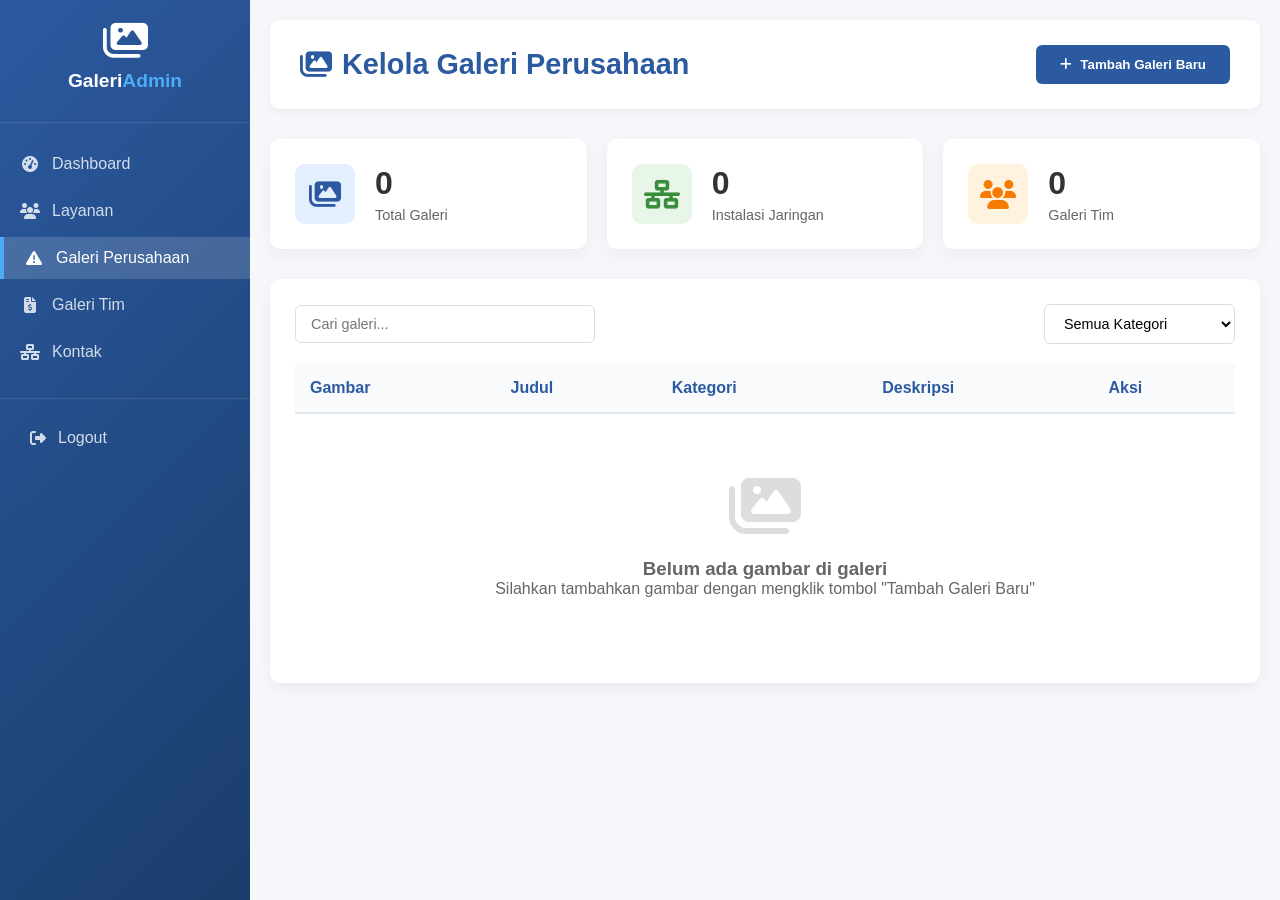
<file: wifi/admin-galeri.html>
<!DOCTYPE html>
<html lang="id">
<head>
    <meta charset="UTF-8">
    <meta name="viewport" content="width=device-width, initial-scale=1.0">
    <title>Admin Galeri - PT. CANTIKA DATA PRIMA</title>
    <link rel="stylesheet" href="https://cdnjs.cloudflare.com/ajax/libs/font-awesome/6.4.0/css/all.min.css">
    <style>
        /* Reset */
        * {
            margin: 0;
            padding: 0;
            box-sizing: border-box;
            font-family: 'Segoe UI', Tahoma, Geneva, Verdana, sans-serif;
        }

        body {
            background-color: #f5f7fa;
            color: #333;
            display: flex;
            min-height: 100vh;
        }

        /* Container */
        .container {
            display: flex;
            width: 100%;
        }

        /* Sidebar */
        .admin-sidebar {
            width: 250px;
            background: linear-gradient(135deg, #2c5aa0 0%, #1a3d6b 100%);
            color: white;
            padding: 20px 0;
            position: fixed;
            height: 100vh;
            overflow-y: auto;
            z-index: 100;
        }

        .admin-logo {
            padding: 0 20px 30px;
            text-align: center;
            border-bottom: 1px solid rgba(255, 255, 255, 0.1);
        }

        .logo-icon {
            font-size: 2.5rem;
            margin-bottom: 10px;
            display: block;
        }

        .admin-logo h2 {
            font-size: 1.2rem;
            font-weight: 600;
        }

        .admin-logo span {
            color: #4dabf7;
        }

        .admin-menu ul {
            list-style: none;
            padding: 20px 0;
        }

        .admin-menu li {
            margin-bottom: 5px;
        }

        .admin-menu a {
            display: flex;
            align-items: center;
            padding: 12px 20px;
            color: rgba(255, 255, 255, 0.8);
            text-decoration: none;
            transition: all 0.3s;
            gap: 12px;
        }

        .admin-menu a:hover {
            background-color: rgba(255, 255, 255, 0.1);
            color: white;
        }

        .admin-menu a.active {
            background-color: rgba(255, 255, 255, 0.15);
            color: white;
            border-left: 4px solid #4dabf7;
        }

        .admin-menu i {
            width: 20px;
            text-align: center;
        }

        .admin-logout {
            margin-top: auto;
            padding: 20px;
            border-top: 1px solid rgba(255, 255, 255, 0.1);
        }

        .admin-logout a {
            display: flex;
            align-items: center;
            color: rgba(255, 255, 255, 0.8);
            text-decoration: none;
            padding: 10px;
            border-radius: 5px;
            transition: all 0.3s;
            gap: 12px;
        }

        .admin-logout a:hover {
            background-color: rgba(255, 255, 255, 0.1);
            color: white;
        }

        /* Main Content */
        .main-content-wrapper {
            flex: 1;
            margin-left: 250px;
            padding: 20px;
        }

        /* Header */
        .content-header {
            background-color: white;
            border-radius: 10px;
            padding: 25px 30px;
            margin-bottom: 30px;
            box-shadow: 0 2px 10px rgba(0, 0, 0, 0.05);
            display: flex;
            justify-content: space-between;
            align-items: center;
        }

        .content-header h1 {
            color: #2c5aa0;
            font-size: 1.8rem;
            display: flex;
            align-items: center;
            gap: 10px;
        }

        /* Stats Cards */
        .stats-grid {
            display: grid;
            grid-template-columns: repeat(auto-fit, minmax(200px, 1fr));
            gap: 20px;
            margin-bottom: 30px;
        }

        .stat-card {
            background-color: white;
            border-radius: 10px;
            padding: 25px;
            box-shadow: 0 5px 15px rgba(0, 0, 0, 0.05);
            display: flex;
            align-items: center;
            gap: 20px;
            transition: transform 0.3s;
        }

        .stat-card:hover {
            transform: translateY(-5px);
        }

        .stat-icon {
            width: 60px;
            height: 60px;
            border-radius: 10px;
            display: flex;
            align-items: center;
            justify-content: center;
            font-size: 1.8rem;
        }

        .stat-icon.total {
            background-color: #e3eeff;
            color: #2c5aa0;
        }

        .stat-icon.instalasi {
            background-color: #e8f5e9;
            color: #388e3c;
        }

        .stat-icon.tim {
            background-color: #fff3e0;
            color: #f57c00;
        }

        .stat-info h3 {
            font-size: 2rem;
            color: #333;
            margin-bottom: 5px;
        }

        .stat-info p {
            color: #666;
            font-size: 0.9rem;
        }

        /* Table Container */
        .table-container {
            background-color: white;
            border-radius: 10px;
            padding: 25px;
            box-shadow: 0 5px 15px rgba(0, 0, 0, 0.05);
            overflow: hidden;
        }

        /* Table */
        .data-table {
            width: 100%;
            border-collapse: collapse;
            margin-top: 15px;
        }

        .data-table th {
            background-color: #f8fafc;
            color: #2c5aa0;
            padding: 15px;
            text-align: left;
            font-weight: 600;
            border-bottom: 2px solid #e1e8f0;
        }

        .data-table td {
            padding: 15px;
            border-bottom: 1px solid #e1e8f0;
            vertical-align: top;
        }

        .data-table tr:hover {
            background-color: #f9fafb;
        }

        .gallery-preview {
            width: 80px;
            height: 80px;
            object-fit: cover;
            border-radius: 8px;
            border: 2px solid #e1e8f0;
        }

        .category-badge {
            display: inline-block;
            padding: 5px 12px;
            border-radius: 20px;
            font-size: 0.8rem;
            font-weight: 500;
        }

        .category-badge.instalasi { background-color: #e3eeff; color: #2c5aa0; }
        .category-badge.kegiatan { background-color: #e8f5e9; color: #388e3c; }
        .category-badge.teknologi { background-color: #fff3e0; color: #f57c00; }
        .category-badge.tim { background-color: #f3e5f5; color: #7b1fa2; }
        .category-badge.pelanggan { background-color: #e8eaf6; color: #303f9f; }

        /* Action Buttons */
        .action-buttons {
            display: flex;
            gap: 8px;
            flex-wrap: wrap;
        }

        .btn-edit, .btn-delete {
            padding: 8px 12px;
            border: none;
            border-radius: 5px;
            cursor: pointer;
            font-size: 0.85rem;
            display: flex;
            align-items: center;
            gap: 5px;
            transition: all 0.3s;
        }

        .btn-edit {
            background-color: #e3eeff;
            color: #2c5aa0;
        }

        .btn-edit:hover {
            background-color: #2c5aa0;
            color: white;
        }

        .btn-delete {
            background-color: #ffebee;
            color: #d32f2f;
        }

        .btn-delete:hover {
            background-color: #d32f2f;
            color: white;
        }

        /* Primary Button */
        .btn-primary {
            background-color: #2c5aa0;
            color: white;
            border: none;
            padding: 12px 24px;
            border-radius: 6px;
            cursor: pointer;
            font-weight: 600;
            display: flex;
            align-items: center;
            gap: 8px;
            transition: all 0.3s;
        }

        .btn-primary:hover {
            background-color: #1a3d6b;
            transform: translateY(-2px);
        }

        /* Modal */
        .modal {
            display: none;
            position: fixed;
            top: 0;
            left: 0;
            width: 100%;
            height: 100%;
            background-color: rgba(0, 0, 0, 0.5);
            z-index: 1000;
            justify-content: center;
            align-items: center;
            padding: 20px;
        }

        .modal-content {
            background-color: white;
            width: 100%;
            max-width: 800px;
            border-radius: 10px;
            box-shadow: 0 10px 30px rgba(0, 0, 0, 0.2);
            animation: modalFadeIn 0.3s;
            max-height: 90vh;
            overflow-y: auto;
        }

        @keyframes modalFadeIn {
            from { opacity: 0; transform: translateY(-20px); }
            to { opacity: 1; transform: translateY(0); }
        }

        .modal-header {
            padding: 20px 30px;
            background-color: #2c5aa0;
            color: white;
            border-radius: 10px 10px 0 0;
            display: flex;
            justify-content: space-between;
            align-items: center;
        }

        .modal-header h2 {
            font-size: 1.5rem;
        }

        .modal-close {
            background: none;
            border: none;
            color: white;
            font-size: 1.5rem;
            cursor: pointer;
        }

        .modal-body {
            padding: 30px;
        }

        /* Form */
        .form-group {
            margin-bottom: 20px;
        }

        .form-group label {
            display: block;
            margin-bottom: 8px;
            font-weight: 500;
            color: #555;
        }

        .form-control {
            width: 100%;
            padding: 12px 15px;
            border: 1px solid #ddd;
            border-radius: 6px;
            font-size: 1rem;
            transition: border-color 0.3s;
        }

        .form-control:focus {
            outline: none;
            border-color: #2c5aa0;
            box-shadow: 0 0 0 3px rgba(44, 90, 160, 0.1);
        }

        .form-row {
            display: grid;
            grid-template-columns: 1fr 1fr;
            gap: 20px;
        }

        .form-actions {
            display: flex;
            justify-content: flex-end;
            gap: 15px;
            margin-top: 30px;
            padding-top: 20px;
            border-top: 1px solid #eee;
        }

        .btn-cancel {
            background-color: #f5f5f5;
            color: #666;
            border: none;
            padding: 12px 24px;
            border-radius: 6px;
            cursor: pointer;
            font-weight: 500;
        }

        .btn-cancel:hover {
            background-color: #e0e0e0;
        }

        /* Image Upload */
        .image-upload-container {
            border: 2px dashed #ddd;
            border-radius: 8px;
            padding: 30px;
            text-align: center;
            cursor: pointer;
            transition: all 0.3s;
            margin-bottom: 20px;
        }

        .image-upload-container:hover {
            border-color: #2c5aa0;
            background-color: #f0f7ff;
        }

        .image-upload-container.drag-over {
            border-color: #2c5aa0;
            background-color: #e3eeff;
        }

        .upload-icon {
            font-size: 3rem;
            color: #2c5aa0;
            margin-bottom: 15px;
        }

        .upload-text {
            color: #666;
            margin-bottom: 10px;
        }

        .upload-note {
            color: #999;
            font-size: 0.9rem;
        }

        .image-preview-container {
            text-align: center;
            margin: 20px 0;
        }

        .image-preview {
            max-width: 100%;
            max-height: 300px;
            border-radius: 8px;
            border: 2px solid #e1e8f0;
            display: none;
        }

        /* Alert */
        #alertContainer {
            position: fixed;
            top: 20px;
            right: 20px;
            z-index: 1001;
            max-width: 400px;
        }

        .alert {
            padding: 15px 20px;
            border-radius: 6px;
            margin-bottom: 10px;
            display: flex;
            align-items: center;
            gap: 10px;
            animation: slideInRight 0.3s;
            box-shadow: 0 3px 10px rgba(0, 0, 0, 0.1);
        }

        @keyframes slideInRight {
            from { transform: translateX(100%); opacity: 0; }
            to { transform: translateX(0); opacity: 1; }
        }

        .alert-success {
            background-color: #e8f5e9;
            color: #2e7d32;
            border-left: 4px solid #4caf50;
        }

        .alert-error {
            background-color: #ffebee;
            color: #c62828;
            border-left: 4px solid #f44336;
        }

        .alert-warning {
            background-color: #fff3e0;
            color: #f57c00;
            border-left: 4px solid #ff9800;
        }

        /* Search and Filter */
        .table-controls {
            display: flex;
            justify-content: space-between;
            align-items: center;
            margin-bottom: 20px;
            flex-wrap: wrap;
            gap: 15px;
        }

        .search-box {
            padding: 10px 15px;
            border: 1px solid #ddd;
            border-radius: 6px;
            width: 300px;
            font-size: 0.9rem;
        }

        .filter-select {
            padding: 10px 15px;
            border: 1px solid #ddd;
            border-radius: 6px;
            background-color: white;
            font-size: 0.9rem;
        }

        /* Auto-save indicator */
        .auto-save-indicator {
            position: fixed;
            bottom: 20px;
            right: 20px;
            background: #4CAF50;
            color: white;
            padding: 8px 16px;
            border-radius: 4px;
            font-size: 0.9rem;
            display: none;
            z-index: 1000;
            align-items: center;
            gap: 8px;
        }

        /* Empty state */
        .empty-state {
            text-align: center;
            padding: 60px 20px;
            color: #666;
        }

        .empty-state i {
            font-size: 4rem;
            color: #ddd;
            margin-bottom: 20px;
        }

        /* Responsive */
        @media (max-width: 768px) {
            .form-row {
                grid-template-columns: 1fr;
            }
            
            .stats-grid {
                grid-template-columns: 1fr;
            }
            
            .content-header {
                flex-direction: column;
                align-items: flex-start;
                gap: 15px;
            }
            
            .data-table {
                display: block;
                overflow-x: auto;
            }
            
            .search-box {
                width: 100%;
            }
            
            .admin-sidebar {
                width: 70px;
            }
            
            .admin-sidebar span {
                display: none;
            }
            
            .main-content-wrapper {
                margin-left: 70px;
            }
        }
    </style>
</head>
<body>
    <!-- Sidebar -->
    <div class="admin-sidebar">
        <div class="admin-logo">
            <i class="fas fa-images logo-icon"></i>
            <h2>Galeri<span>Admin</span></h2>
        </div>
        
        <div class="admin-menu">
            <ul>
                <li><a href="admin-dashboard.html" ><i class="fas fa-tachometer-alt"></i> <span>Dashboard</span></a></li>
                <li><a href="admin_paket.php"><i class="fas fa-users"></i> <span>Layanan</span></a></li>
                <li><a href="admin-galeri.html" class="active"><i class="fas fa-exclamation-triangle"></i> <span>Galeri Perusahaan</span></a></li>
                <li><a href="admin-tim.html"><i class="fas fa-file-invoice-dollar"></i> <span>Galeri Tim</span></a></li>
                <li><a href="admin_kontak_info.php"><i class="fas fa-network-wired"></i> <span>Kontak</span></a></li>
            </ul>
        </div>
        
        <div class="admin-logout">
            <a href="index.html"><i class="fas fa-sign-out-alt"></i> <span>Logout</span></a>
        </div>
    </div>

    <!-- Main Content -->
    <main class="main-content-wrapper">
        <div class="content-header">
            <h1><i class="fas fa-images"></i> Kelola Galeri Perusahaan</h1>
            <button class="btn-primary" id="addGalleryBtn">
                <i class="fas fa-plus"></i> Tambah Galeri Baru
            </button>
        </div>

        <!-- Stats -->
        <div class="stats-grid">
            <div class="stat-card">
                <div class="stat-icon total">
                    <i class="fas fa-images"></i>
                </div>
                <div class="stat-info">
                    <h3 id="totalGallery">0</h3>
                    <p>Total Galeri</p>
                </div>
            </div>
            <div class="stat-card">
                <div class="stat-icon instalasi">
                    <i class="fas fa-network-wired"></i>
                </div>
                <div class="stat-info">
                    <h3 id="totalInstalasi">0</h3>
                    <p>Instalasi Jaringan</p>
                </div>
            </div>
            <div class="stat-card">
                <div class="stat-icon tim">
                    <i class="fas fa-users"></i>
                </div>
                <div class="stat-info">
                    <h3 id="totalTim">0</h3>
                    <p>Galeri Tim</p>
                </div>
            </div>
        </div>

        <!-- Alerts -->
        <div id="alertContainer"></div>

        <!-- Auto-save Indicator -->
        <div class="auto-save-indicator" id="autoSaveIndicator">
            <i class="fas fa-check"></i>
            <span>Data tersimpan otomatis</span>
        </div>

        <!-- Table -->
        <div class="table-container">
            <div class="table-controls">
                <input type="text" class="search-box" id="searchInput" placeholder="Cari galeri...">
                <select class="filter-select" id="categoryFilter">
                    <option value="all">Semua Kategori</option>
                    <option value="instalasi">Instalasi Jaringan</option>
                    <option value="kegiatan">Kegiatan Perusahaan</option>
                    <option value="teknologi">Perangkat Teknologi</option>
                    <option value="tim">Tim Kami</option>
                    <option value="pelanggan">Kepuasan Pelanggan</option>
                </select>
            </div>
            
            <table class="data-table" id="galleryTable">
                <thead>
                    <tr>
                        <th>Gambar</th>
                        <th>Judul</th>
                        <th>Kategori</th>
                        <th>Deskripsi</th>
                        <th>Aksi</th>
                    </tr>
                </thead>
                <tbody id="galleryTableBody">
                    <!-- Data akan diisi otomatis -->
                </tbody>
            </table>
            
            <div class="empty-state" id="emptyState" style="display: none;">
                <i class="fas fa-images"></i>
                <h3>Belum ada gambar di galeri</h3>
                <p>Silahkan tambahkan gambar dengan mengklik tombol "Tambah Galeri Baru"</p>
            </div>
        </div>
    </main>

    <!-- Add/Edit Modal -->
    <div class="modal" id="galleryModal">
        <div class="modal-content">
            <div class="modal-header">
                <h2 id="modalTitle">Tambah Galeri Baru</h2>
                <button class="modal-close" id="modalClose">&times;</button>
            </div>
            <div class="modal-body">
                <form id="galleryForm">
                    <div class="form-row">
                        <div class="form-group">
                            <label for="galleryTitle">Judul Galeri *</label>
                            <input type="text" id="galleryTitle" class="form-control" required>
                        </div>
                        <div class="form-group">
                            <label for="galleryCategory">Kategori *</label>
                            <select id="galleryCategory" class="form-control" required>
                                <option value="">Pilih Kategori</option>
                                <option value="instalasi">Instalasi Jaringan</option>
                                <option value="kegiatan">Kegiatan Perusahaan</option>
                                <option value="teknologi">Perangkat Teknologi</option>
                                <option value="tim">Tim Kami</option>
                                <option value="pelanggan">Kepuasan Pelanggan</option>
                            </select>
                        </div>
                    </div>
                    
                    <div class="form-group">
                        <label for="galleryDescription">Deskripsi *</label>
                        <textarea id="galleryDescription" class="form-control" rows="3" required></textarea>
                    </div>
                    
                    <div class="form-group">
                        <label>Upload Gambar *</label>
                        <div class="image-upload-container" id="imageUploadContainer">
                            <i class="fas fa-cloud-upload-alt upload-icon"></i>
                            <div class="upload-text">Klik untuk upload gambar atau drag & drop</div>
                            <div class="upload-note">Format: JPG, PNG, GIF (Maks: 2MB)</div>
                            <input type="file" id="galleryImageFile" class="form-control" accept="image/*" style="display: none;" required>
                        </div>
                    </div>
                    
                    <div class="form-group">
                        <div class="image-preview-container">
                            <img id="imagePreview" class="image-preview" alt="Preview Gambar">
                        </div>
                    </div>
                    
                    <div class="form-actions">
                        <button type="button" class="btn-cancel" id="cancelBtn">Batal</button>
                        <button type="submit" class="btn-primary" id="saveBtn">Simpan Galeri</button>
                    </div>
                    
                    <input type="hidden" id="galleryId">
                </form>
            </div>
        </div>
    </div>

    <!-- Delete Confirmation Modal -->
    <div class="modal" id="deleteModal">
        <div class="modal-content" style="max-width: 500px;">
            <div class="modal-header" style="background-color: #d32f2f;">
                <h2>Konfirmasi Hapus</h2>
                <button class="modal-close" id="deleteModalClose">&times;</button>
            </div>
            <div class="modal-body">
                <p style="font-size: 1.1rem; margin-bottom: 20px;">Apakah Anda yakin ingin menghapus galeri <strong id="deleteGalleryTitle"></strong>?</p>
                <p style="color: #666; margin-bottom: 30px;">Tindakan ini tidak dapat dibatalkan.</p>
                <div class="form-actions">
                    <button type="button" class="btn-cancel" id="cancelDeleteBtn">Batal</button>
                    <button type="button" class="btn-primary" id="confirmDeleteBtn" style="background-color: #d32f2f;">Ya, Hapus</button>
                </div>
                <input type="hidden" id="deleteGalleryId">
            </div>
        </div>
    </div>

    <script>
        // ============================================
        // SISTEM DATA GALERI - localStorage DENGAN BASE64
        // ============================================
        
        const GALLERY_STORAGE_KEY = 'cantika_gallery_local_v1';
        
        // Data default kosong
        const defaultGalleryItems = [];
        
        // Fungsi untuk menyimpan data
        function saveGalleryData(galleryItems) {
            try {
                const dataToSave = {
                    items: galleryItems,
                    lastUpdated: new Date().toISOString(),
                    version: '1.0'
                };
                localStorage.setItem(GALLERY_STORAGE_KEY, JSON.stringify(dataToSave));
                
                // Trigger event untuk halaman galeri
                window.dispatchEvent(new StorageEvent('storage', {
                    key: GALLERY_STORAGE_KEY,
                    newValue: JSON.stringify(dataToSave)
                }));
                
                return true;
            } catch (error) {
                console.error('Error saving gallery data:', error);
                return false;
            }
        }
        
        // Fungsi untuk mengambil data
        function getGalleryData() {
            try {
                const storedData = localStorage.getItem(GALLERY_STORAGE_KEY);
                if (storedData) {
                    const parsed = JSON.parse(storedData);
                    if (parsed.items && Array.isArray(parsed.items)) {
                        return parsed.items;
                    }
                }
                saveGalleryData(defaultGalleryItems);
                return defaultGalleryItems;
            } catch (error) {
                console.error('Error loading gallery data:', error);
                return defaultGalleryItems;
            }
        }
        
        // Fungsi untuk mengubah file gambar ke Base64
        function convertImageToBase64(file) {
            return new Promise((resolve, reject) => {
                // Validasi ukuran file (max 2MB)
                const maxSize = 2 * 1024 * 1024; // 2MB
                if (file.size > maxSize) {
                    reject('Ukuran file terlalu besar. Maksimal 2MB');
                    return;
                }
                
                const reader = new FileReader();
                reader.onload = function(e) {
                    resolve(e.target.result);
                };
                reader.onerror = function(error) {
                    reject('Error membaca file: ' + error);
                };
                reader.readAsDataURL(file);
            });
        }
        
        // ============================================
        // VARIABEL UTAMA ADMIN
        // ============================================
        
        let galleries = getGalleryData();
        let isEditMode = false;
        let currentEditId = null;
        let currentFilterCategory = 'all';
        let currentSearchTerm = '';
        let selectedImageBase64 = null;
        
        // ============================================
        // FUNGSI UTAMA ADMIN
        // ============================================
        
        function getCategoryLabel(category) {
            const labels = {
                'instalasi': 'Instalasi Jaringan',
                'kegiatan': 'Kegiatan Perusahaan',
                'teknologi': 'Perangkat Teknologi',
                'tim': 'Tim Kami',
                'pelanggan': 'Kepuasan Pelanggan'
            };
            return labels[category] || category;
        }
        
        function showAlert(message, type = 'success') {
            const alertContainer = document.getElementById('alertContainer');
            const alert = document.createElement('div');
            alert.className = `alert alert-${type}`;
            alert.innerHTML = `
                <i class="fas fa-${type === 'success' ? 'check-circle' : type === 'error' ? 'exclamation-circle' : 'exclamation-triangle'}"></i>
                <span>${message}</span>
            `;
            
            alertContainer.appendChild(alert);
            
            setTimeout(() => {
                alert.style.opacity = '0';
                alert.style.transition = 'opacity 0.5s';
                setTimeout(() => {
                    if (alert.parentNode) {
                        alert.parentNode.removeChild(alert);
                    }
                }, 500);
            }, 5000);
        }
        
        function showAutoSaveIndicator() {
            const indicator = document.getElementById('autoSaveIndicator');
            indicator.style.display = 'flex';
            
            setTimeout(() => {
                indicator.style.display = 'none';
            }, 2000);
        }
        
        function updateStatistics() {
            document.getElementById('totalGallery').textContent = galleries.length;
            document.getElementById('totalInstalasi').textContent = galleries.filter(g => g.category === 'instalasi').length;
            document.getElementById('totalTim').textContent = galleries.filter(g => g.category === 'tim').length;
        }
        
        function renderTable() {
            const tableBody = document.getElementById('galleryTableBody');
            const emptyState = document.getElementById('emptyState');
            
            // Filter data
            let filteredGalleries = galleries.filter(gallery => {
                const matchesCategory = currentFilterCategory === 'all' || gallery.category === currentFilterCategory;
                const matchesSearch = currentSearchTerm === '' || 
                    gallery.title.toLowerCase().includes(currentSearchTerm.toLowerCase()) ||
                    gallery.description.toLowerCase().includes(currentSearchTerm.toLowerCase()) ||
                    getCategoryLabel(gallery.category).toLowerCase().includes(currentSearchTerm.toLowerCase());
                
                return matchesCategory && matchesSearch;
            });
            
            // Tampilkan empty state jika tidak ada data
            if (filteredGalleries.length === 0) {
                tableBody.innerHTML = '';
                emptyState.style.display = 'block';
            } else {
                emptyState.style.display = 'none';
                tableBody.innerHTML = '';
                
                filteredGalleries.forEach(gallery => {
                    const row = document.createElement('tr');
                    
                    row.innerHTML = `
                        <td>
                            <img src="${gallery.image}" alt="${gallery.title}" class="gallery-preview">
                        </td>
                        <td>
                            <strong style="display: block; margin-bottom: 5px;">${gallery.title}</strong>
                            <small style="color: #666; font-size: 0.9rem;">ID: ${gallery.id}</small>
                        </td>
                        <td><span class="category-badge ${gallery.category}">${getCategoryLabel(gallery.category)}</span></td>
                        <td><small style="color: #555;">${gallery.description}</small></td>
                        <td>
                            <div class="action-buttons">
                                <button class="btn-edit" onclick="editGallery(${gallery.id})">
                                    <i class="fas fa-edit"></i> Edit
                                </button>
                                <button class="btn-delete" onclick="showDeleteModal(${gallery.id}, '${gallery.title.replace(/'/g, "\\'")}')">
                                    <i class="fas fa-trash"></i> Hapus
                                </button>
                            </div>
                        </td>
                    `;
                    
                    tableBody.appendChild(row);
                });
            }
            
            updateStatistics();
        }
        
        // ============================================
        // FUNGSI MODAL DAN UPLOAD
        // ============================================
        
        function openGalleryModal(gallery = null) {
            const modal = document.getElementById('galleryModal');
            const title = document.getElementById('modalTitle');
            const form = document.getElementById('galleryForm');
            
            // Reset form dan gambar
            form.reset();
            selectedImageBase64 = null;
            document.getElementById('imagePreview').style.display = 'none';
            
            if (gallery) {
                // Mode edit
                isEditMode = true;
                currentEditId = gallery.id;
                title.textContent = 'Edit Galeri';
                
                document.getElementById('galleryId').value = gallery.id;
                document.getElementById('galleryTitle').value = gallery.title;
                document.getElementById('galleryCategory').value = gallery.category;
                document.getElementById('galleryDescription').value = gallery.description;
                
                // Preview gambar yang sudah ada
                const preview = document.getElementById('imagePreview');
                preview.src = gallery.image;
                preview.style.display = 'block';
                selectedImageBase64 = gallery.image;
            } else {
                // Mode tambah
                isEditMode = false;
                currentEditId = null;
                title.textContent = 'Tambah Galeri Baru';
            }
            
            modal.style.display = 'flex';
            document.body.style.overflow = 'hidden';
        }
        
        function closeGalleryModal() {
            document.getElementById('galleryModal').style.display = 'none';
            document.getElementById('deleteModal').style.display = 'none';
            document.getElementById('galleryForm').reset();
            document.getElementById('imagePreview').style.display = 'none';
            selectedImageBase64 = null;
            isEditMode = false;
            currentEditId = null;
            document.body.style.overflow = 'auto';
        }
        
        function editGallery(id) {
            const gallery = galleries.find(g => g.id === id);
            if (gallery) {
                openGalleryModal(gallery);
            }
        }
        
        function showDeleteModal(id, title) {
            document.getElementById('deleteGalleryId').value = id;
            document.getElementById('deleteGalleryTitle').textContent = title;
            document.getElementById('deleteModal').style.display = 'flex';
            document.body.style.overflow = 'hidden';
        }
        
        function deleteGallery(id) {
            const index = galleries.findIndex(g => g.id === id);
            if (index !== -1) {
                galleries.splice(index, 1);
                saveGalleryData(galleries);
                renderTable();
                showAlert('Galeri berhasil dihapus!', 'success');
                showAutoSaveIndicator();
            }
            closeGalleryModal();
        }
        
        // ============================================
        // EVENT LISTENERS
        // ============================================
        
        document.addEventListener('DOMContentLoaded', function() {
            // Inisialisasi
            renderTable();
            
            // Event untuk tombol tambah
            document.getElementById('addGalleryBtn').addEventListener('click', () => openGalleryModal());
            
            // Event untuk modal
            document.getElementById('modalClose').addEventListener('click', closeGalleryModal);
            document.getElementById('cancelBtn').addEventListener('click', closeGalleryModal);
            document.getElementById('deleteModalClose').addEventListener('click', closeGalleryModal);
            document.getElementById('cancelDeleteBtn').addEventListener('click', closeGalleryModal);
            
            // Event untuk konfirmasi hapus
            document.getElementById('confirmDeleteBtn').addEventListener('click', () => {
                const id = parseInt(document.getElementById('deleteGalleryId').value);
                deleteGallery(id);
            });
            
            // Event untuk upload gambar
            const uploadContainer = document.getElementById('imageUploadContainer');
            const fileInput = document.getElementById('galleryImageFile');
            
            // Klik pada container
            uploadContainer.addEventListener('click', () => {
                fileInput.click();
            });
            
            // File dipilih
            fileInput.addEventListener('change', async function(e) {
                const file = e.target.files[0];
                if (!file) return;
                
                try {
                    // Tampilkan loading
                    uploadContainer.innerHTML = '<i class="fas fa-spinner fa-spin upload-icon"></i><div class="upload-text">Memproses gambar...</div>';
                    
                    // Konversi ke Base64
                    const base64 = await convertImageToBase64(file);
                    selectedImageBase64 = base64;
                    
                    // Tampilkan preview
                    const preview = document.getElementById('imagePreview');
                    preview.src = base64;
                    preview.style.display = 'block';
                    
                    // Reset container
                    uploadContainer.innerHTML = `
                        <i class="fas fa-cloud-upload-alt upload-icon"></i>
                        <div class="upload-text">Klik untuk upload gambar atau drag & drop</div>
                        <div class="upload-note">Format: JPG, PNG, GIF (Maks: 2MB)</div>
                    `;
                    
                } catch (error) {
                    showAlert(error, 'error');
                    fileInput.value = '';
                    uploadContainer.innerHTML = `
                        <i class="fas fa-cloud-upload-alt upload-icon"></i>
                        <div class="upload-text">Klik untuk upload gambar atau drag & drop</div>
                        <div class="upload-note">Format: JPG, PNG, GIF (Maks: 2MB)</div>
                    `;
                }
            });
            
            // Drag and drop
            uploadContainer.addEventListener('dragover', (e) => {
                e.preventDefault();
                uploadContainer.classList.add('drag-over');
            });
            
            uploadContainer.addEventListener('dragleave', () => {
                uploadContainer.classList.remove('drag-over');
            });
            
            uploadContainer.addEventListener('drop', async (e) => {
                e.preventDefault();
                uploadContainer.classList.remove('drag-over');
                
                const file = e.dataTransfer.files[0];
                if (!file) return;
                
                if (!file.type.match('image.*')) {
                    showAlert('Hanya file gambar yang diizinkan', 'error');
                    return;
                }
                
                fileInput.files = e.dataTransfer.files;
                
                try {
                    // Tampilkan loading
                    uploadContainer.innerHTML = '<i class="fas fa-spinner fa-spin upload-icon"></i><div class="upload-text">Memproses gambar...</div>';
                    
                    // Konversi ke Base64
                    const base64 = await convertImageToBase64(file);
                    selectedImageBase64 = base64;
                    
                    // Tampilkan preview
                    const preview = document.getElementById('imagePreview');
                    preview.src = base64;
                    preview.style.display = 'block';
                    
                    // Reset container
                    uploadContainer.innerHTML = `
                        <i class="fas fa-cloud-upload-alt upload-icon"></i>
                        <div class="upload-text">Klik untuk upload gambar atau drag & drop</div>
                        <div class="upload-note">Format: JPG, PNG, GIF (Maks: 2MB)</div>
                    `;
                    
                } catch (error) {
                    showAlert(error, 'error');
                    uploadContainer.innerHTML = `
                        <i class="fas fa-cloud-upload-alt upload-icon"></i>
                        <div class="upload-text">Klik untuk upload gambar atau drag & drop</div>
                        <div class="upload-note">Format: JPG, PNG, GIF (Maks: 2MB)</div>
                    `;
                }
            });
            
            // Event untuk search dan filter
            document.getElementById('searchInput').addEventListener('input', function() {
                currentSearchTerm = this.value.trim();
                renderTable();
            });
            
            document.getElementById('categoryFilter').addEventListener('change', function() {
                currentFilterCategory = this.value;
                renderTable();
            });
            
            // Event untuk submit form
            document.getElementById('galleryForm').addEventListener('submit', async function(e) {
                e.preventDefault();
                
                const id = document.getElementById('galleryId').value;
                const title = document.getElementById('galleryTitle').value.trim();
                const category = document.getElementById('galleryCategory').value;
                const description = document.getElementById('galleryDescription').value.trim();
                
                // Validasi
                if (!title || !category || !description) {
                    showAlert('Harap isi semua field yang wajib diisi!', 'error');
                    return;
                }
                
                if (!selectedImageBase64 && !isEditMode) {
                    showAlert('Harap upload gambar!', 'error');
                    return;
                }
                
                // Jika mode edit dan tidak ada gambar baru, gunakan gambar lama
                const imageToUse = selectedImageBase64 || 
                    (isEditMode ? galleries.find(g => g.id === currentEditId)?.image : null);
                
                if (!imageToUse) {
                    showAlert('Gambar tidak ditemukan!', 'error');
                    return;
                }
                
                if (isEditMode && currentEditId) {
                    // Update existing
                    const index = galleries.findIndex(g => g.id === currentEditId);
                    if (index !== -1) {
                        galleries[index] = {
                            id: currentEditId,
                            title: title,
                            description: description,
                            category: category,
                            image: imageToUse
                        };
                        showAlert('Galeri berhasil diperbarui!', 'success');
                    }
                } else {
                    // Add new
                    const newId = galleries.length > 0 ? Math.max(...galleries.map(g => g.id)) + 1 : 1;
                    galleries.push({
                        id: newId,
                        title: title,
                        description: description,
                        category: category,
                        image: imageToUse
                    });
                    showAlert('Galeri baru berhasil ditambahkan!', 'success');
                }
                
                saveGalleryData(galleries);
                renderTable();
                closeGalleryModal();
                showAutoSaveIndicator();
            });
            
            // Tutup modal saat klik di luar
            window.addEventListener('click', (e) => {
                if (e.target === document.getElementById('galleryModal') || 
                    e.target === document.getElementById('deleteModal')) {
                    closeGalleryModal();
                }
            });
            
            // Keyboard shortcuts
            document.addEventListener('keydown', function(e) {
                if (e.key === 'Escape') {
                    closeGalleryModal();
                }
                
                // Ctrl+N untuk tambah baru
                if (e.ctrlKey && e.key === 'n') {
                    e.preventDefault();
                    openGalleryModal();
                }
                
                // Ctrl+F untuk fokus search
                if (e.ctrlKey && e.key === 'f') {
                    e.preventDefault();
                    document.getElementById('searchInput').focus();
                }
            });
            
            // Export data untuk backup
            window.exportGalleryData = function() {
                const data = getGalleryData();
                const blob = new Blob([JSON.stringify(data, null, 2)], { type: 'application/json' });
                const url = URL.createObjectURL(blob);
                const a = document.createElement('a');
                a.href = url;
                a.download = 'gallery-backup.json';
                a.click();
                URL.revokeObjectURL(url);
            };
            
            // Import data dari backup
            window.importGalleryData = function() {
                const input = document.createElement('input');
                input.type = 'file';
                input.accept = '.json';
                input.onchange = function(e) {
                    const file = e.target.files[0];
                    const reader = new FileReader();
                    reader.onload = function(e) {
                        try {
                            const importedData = JSON.parse(e.target.result);
                            if (Array.isArray(importedData)) {
                                // Validasi data
                                const validData = importedData.filter(item => 
                                    item.id && item.title && item.image && item.category
                                );
                                
                                if (validData.length > 0) {
                                    galleries = validData;
                                    saveGalleryData(galleries);
                                    renderTable();
                                    showAlert(`Berhasil mengimpor ${validData.length} data galeri`, 'success');
                                } else {
                                    showAlert('Format data tidak valid', 'error');
                                }
                            } else {
                                showAlert('Format file tidak valid', 'error');
                            }
                        } catch (error) {
                            showAlert('Error membaca file: ' + error, 'error');
                        }
                    };
                    reader.readAsText(file);
                };
                input.click();
            };
        });
    </script>
</body>
</html>
</file>
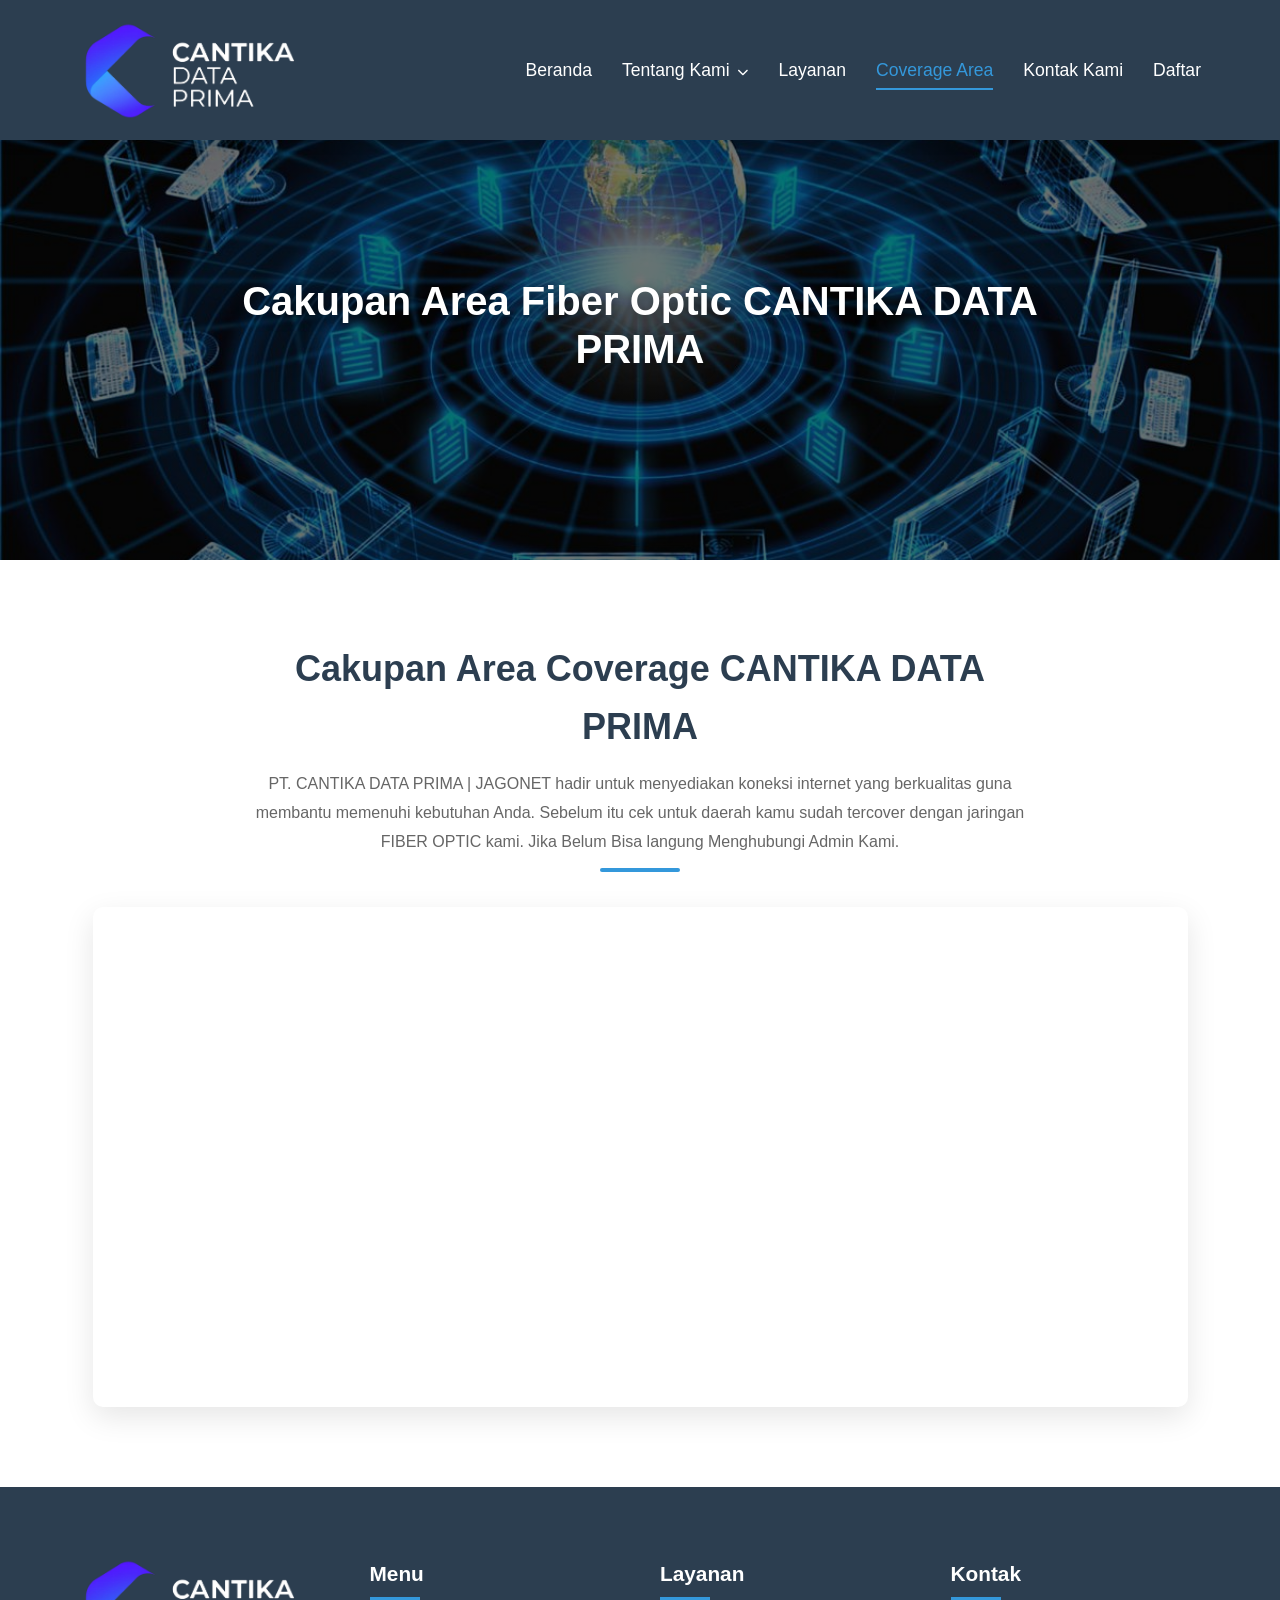
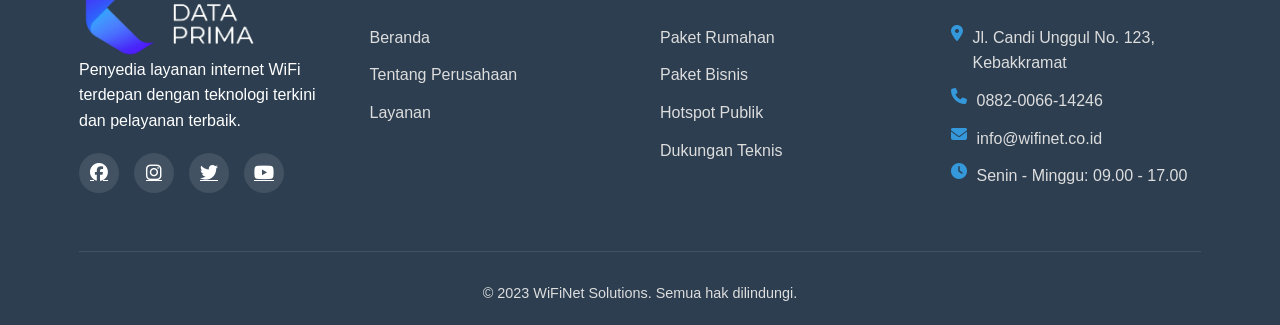
<file: wifi/coverage.html>
<!DOCTYPE html>
<html lang="id">
<head>
    <meta charset="UTF-8">
    <meta name="viewport" content="width=device-width, initial-scale=1.0">
    <title>Keunggulan - WiFiNet Solutions</title>
    <link rel="stylesheet" href="css/style.css">
    <link rel="stylesheet" href="https://cdnjs.cloudflare.com/ajax/libs/font-awesome/6.4.0/css/all.min.css">
    <link rel="stylesheet" href="css/coverage.css">
    <style>
        /* Additional inline styles for immediate fixes */
        body {
            font-family: 'Poppins', sans-serif;
            margin: 0;
            padding: 0;
            background-color: #f8f9fa;
        }
        
        .container {
            max-width: 1200px;
            margin: 0 auto;
            padding: 0 15px;
        }
        
        /* Search input styling */
        .search-input {
            width: 100%;
            padding: 10px 15px;
            border: 1px solid #ddd;
            border-radius: 5px;
            margin-bottom: 20px;
            font-size: 14px;
        }
        
        /* Table styling */
        .table-responsive {
            overflow-x: auto;
        }
        
        table {
            width: 100%;
            border-collapse: collapse;
        }
        
        th, td {
            padding: 12px 15px;
            text-align: left;
            border-bottom: 1px solid #ddd;
        }
        
        th {
            background-color: #f8f9fa;
            font-weight: 600;
        }
        
        tr:hover {
            background-color: #f5f5f5;
        }
        /* Dropdown Wrapper */
.dropdown {
    position: relative;
}

/* Dropdown Menu Hidden by Default */
.dropdown-menu {
    position: absolute;
    top: 50px;
    left: 0;
    background: white;
    width: 220px;
    box-shadow: 0 6px 18px rgba(0,0,0,0.1);
    border-radius: 6px;
    padding: 10px 0;
    opacity: 0;
    visibility: hidden;
    transition: 0.25s ease;
    border: 1px solid #eaeaea;
    z-index: 99;
}

/* Show on Hover */
.dropdown:hover .dropdown-menu {
    opacity: 1;
    visibility: visible;
    top: 45px;
}

/* Dropdown item */
.dropdown-menu li {
    list-style: none;
}

.dropdown-menu a {
    display: block;
    padding: 12px 20px;
    color: #333;
    text-decoration: none;
    transition: 0.25s;
    font-size: 0.95rem;
}

/* Hover Effect like Jagonet */
.dropdown-menu a:hover {
    background-color: #2c5aa0;
    color: white;
}

/* Dropdown arrow */
.dropdown-icon {
    font-size: 0.7rem;
    margin-left: 6px;
    transition: 0.3s;
    color: #ffffff;
}

/* Rotate arrow on hover */
.dropdown:hover .dropdown-icon {
    transform: rotate(180deg);
    color: #2c5aa0;
}

/* Mobile optimization */
@media (max-width: 768px) {
    .dropdown-menu {
        position: relative;
        box-shadow: none;
        width: 100%;
        border: none;
        top: 0;
        opacity: 1;
        visibility: visible;
        padding-left: 15px;
    }

    .dropdown:hover .dropdown-menu {
        top: 0;
    }
}
/* ====== DROPDOWN MENURUN KE BAWAH ====== */

.dropdown {
    position: relative;
}

/* posisi dropdown */
.dropdown-menu {
    position: absolute;
    top: 100%;         /* langsung di bawah menu */
    left: 0;
    background: white;
    width: 200px;
    border: 1px solid #eaeaea;
    border-radius: 6px;
    box-shadow: 0 6px 20px rgba(0,0,0,0.12);
    padding: 10px 0;
    opacity: 0;
    visibility: hidden;
    transform: translateY(10px);
    transition: 0.25s ease;
    z-index: 100;
}

/* ketika hover → tampilkan dropdown */
.dropdown:hover .dropdown-menu {
    opacity: 1;
    visibility: visible;
    transform: translateY(0);
}

/* item dropdown */
.dropdown-menu li {
    list-style: none;
}

.dropdown-menu a {
    display: block;
    padding: 12px 18px;
    font-size: 0.95rem;
    color: #333;
    text-decoration: none;
    transition: 0.25s ease;
}

/* hover warna seperti navbar */
.dropdown-menu a:hover {
    background: #2c5aa0;
    color: white;
}

/* icon panah */
.dropdown-icon {
    margin-left: 6px;
    font-size: 0.7rem;
    transition: 0.3s ease;
}

.dropdown:hover .dropdown-icon {
    transform: rotate(180deg);
    color: #2c5aa0;
}

/* Mobile: dropdown selalu tampil vertikal */
@media (max-width: 768px) {
    .dropdown-menu {
        position: relative;
        width: 50%;
        box-shadow: none;
        border: none;
        opacity: 1;
        visibility: visible;
        transform: translateY(0);
        padding-left: 15px;
    }
}
/* === DROPDOWN MENU WRAPPER === */
.dropdown-menu {
    list-style: none;
    position: absolute;
    top: 100%;              /* tempel tepat di bawah menu */
    left: 0;
    background: #ffffff;    /* background putih */
    min-width: 220px;
    padding: 0;
    margin: 0;
    display: none;
    flex-direction: column;
    border-radius: 0 0 6px 6px;
    z-index: 999;
    border: 1px solid #ddd;
    box-shadow: 0 8px 12px rgba(0,0,0,0.15);
}

/* item dropdown */
.dropdown-menu li a {
    padding: 5px 8px;
    font-size: 15px;
    color: #333;
    display: block;
    border-bottom: 1px solid #eee;
}

/* hover item */
.dropdown-menu li a:hover {
    background: #f0f0f0;
}

/* === FIX UTAMA: dropdown tetap muncul saat mouse ada di tombol ATAU di dalam dropdown === */
.dropdown:hover .dropdown-menu,
.dropdown-menu:hover {
    display: flex;
}

/* === FIX GAP: hilangkan padding / jarak di elemen parent === */
.dropdown a.menu-link {
    padding-bottom: 5px !important;
    margin: 0;    
}

.dropdown {
    padding: 0;
    margin: 0;
}

/* icon panah */
.dropdown-icon {
    margin-left: 3px;
    transition: 0.3s ease;
}

.dropdown:hover .dropdown-icon {
    transform: rotate(180deg);
}
/* ===== FIX: dropdown tidak lagi hilang saat kursor turun ===== */
/* pastikan ini di-include setelah semua aturan dropdown lama agar override */

#navMenu > li.dropdown {
  position: relative;
  /* buat area klik/hover konsisten */
}

/* Tempel sedikit ke atas (overlap 2px) supaya tidak ada gap */
#navMenu > li.dropdown .dropdown-menu {
  position: absolute;
  top: calc(100% - 2px);   /* overlap 2px -> mencegah gap saat pindah mouse */
  left: 0;
  min-width: 220px;
  background: #ffffff;
  border: 1px solid #ddd;
  border-radius: 0 0 6px 6px;
  box-shadow: 0 8px 12px rgba(0,0,0,0.12);
  padding: 4px 0;          /* kecilkan padding pembungkus */
  margin: 0;
  display: none;           /* tampilkan via .open */
  z-index: 9999;
  transform: none;         /* pastikan tidak ada translate */
  pointer-events: auto;
}

/* item style */
#navMenu > li.dropdown .dropdown-menu li a {
  padding: 5px 8px;
  color: #333;
  border-bottom: 1px solid #eee;
  display: block;
}

/* hover pada item */
#navMenu > li.dropdown .dropdown-menu li a:hover {
  background: #f0f0f0;
}

/* class .open untuk menampilkan (JS akan toggle) */
#navMenu > li.dropdown.open .dropdown-menu {
  display: flex;
  flex-direction: column;
}

/* tetap responsif: di mobile .open juga dipakai */
@media (max-width: 768px) {
  #navMenu > li.dropdown .dropdown-menu {
    position: relative;
    top: 0;
    box-shadow: none;
    border: none;
    display: none;
    padding-left: 12px;
  }
  #navMenu > li.dropdown.open .dropdown-menu { display: block; }
}

/* safety: hindari parent memotong dropdown */
.header-container, header, nav, .container {
  overflow: visible !important;
}
    </style>
</head>
<body>
    <header>
        <div class="container header-container">
            <div class="logo-container">
                <div class="logo">
                    <img src="images/logo.png" alt="Logo PT. CANTIKA DATA PRIMA">
                </div>
            </div>
            
            <div class="mobile-menu-btn" id="mobileMenuBtn">
                <i class="fas fa-bars"></i>
            </div>
            
            <nav>
                <ul id="navMenu">
                    <li><a href="index.html">Beranda</a></li>
                    <li class="dropdown">
                        <a href="">
                            Tentang Kami
                            <i class="fas fa-chevron-down dropdown-icon"></i>
                        </a>
                    
                        <ul class="dropdown-menu">
                            <li><a href="sejarah.html">Sejarah Perusahaan</a></li>
                            <li><a href="galeri.html">Galeri Perusahaan</a></li>
                            <li><a href="tim.html">Team Works</a></li>
                        </ul>
                    </li>                
                    
                    <script>
                    function goToPage() {
                        var selected = document.getElementById("aboutOptions").value;
                        if (selected) {
                            window.location.href = selected;
                        }
                    }
                    </script>
                    <li><a href="services.php">Layanan</a></li>
                    <li><a href="coverage.html" class="active">Coverage Area</a></li>
                    <li><a href="contact.php">Kontak Kami</a></li>
                    <li><a href="register.html" class="register-btn">Daftar</a></li>
                </ul>
            </nav>
        </div>
    </header>

<div class="main-banner">
    <div class="container">
        <div class="content">
            <h1>Cakupan Area Fiber Optic CANTIKA DATA PRIMA</h1>
        </div>
    </div>

    <div class="banner-wave"></div>
</div>




        <!-- Start Contact Area -->
        <div class="contact-area">
            <div class="container">
                <div class="section-title">
                    <h2>Cakupan Area Coverage CANTIKA DATA PRIMA</h2>
                    <p>PT. CANTIKA DATA PRIMA | JAGONET hadir untuk menyediakan koneksi internet yang berkualitas guna membantu memenuhi kebutuhan Anda. Sebelum itu cek untuk daerah kamu sudah tercover dengan jaringan FIBER OPTIC kami. Jika Belum Bisa langung Menghubungi Admin Kami.</p>
                </div>
            </div>
            <div class="maps-container">
                <div class="container">
                    <div class="maps">
                        <iframe 
                            src="https://www.google.com/maps?q=Jl.%20Candi%20Unggul%20No.1,%20Jogotaan,%20Macanan,%20Kebakkramat,%20Karanganyar,%20Jawa%20Tengah%2057762&output=embed" 
                            width="100%" 
                            height="450" 
                            style="border:0;" 
                            allowfullscreen="" 
                            loading="lazy" 
                            referrerpolicy="no-referrer-when-downgrade">
                        </iframe>
                    </div>
                    
                </div>
            </div>
        </div>

       <!-- Footer -->
    <footer>
        <div class="container">
            <div class="footer-grid">
                <div class="footer-col">
                    <div class="logo">
                        <img src="images/logo.png" alt="Logo WiFiNet">
                    </div>
                    <p>Penyedia layanan internet WiFi terdepan dengan teknologi terkini dan pelayanan terbaik.</p>
                    <div class="social-links">
                        <a href="#"><i class="fab fa-facebook"></i></a>
                        <a href="#"><i class="fab fa-instagram"></i></a>
                        <a href="#"><i class="fab fa-twitter"></i></a>
                        <a href="#"><i class="fab fa-youtube"></i></a>
                    </div>
                </div>
                <div class="footer-col">
                    <h3>Menu</h3>
                    <ul>
                        <li><a href="index.html">Beranda</a></li>
                        <li><a href="about.html">Tentang Perusahaan</a></li>
                        <li><a href="services.html">Layanan</a></li>
                    </ul>
                </div>
                <div class="footer-col">
                    <h3>Layanan</h3>
                    <ul>
                        <li><a href="#home">Paket Rumahan</a></li>
                        <li><a href="#business">Paket Bisnis</a></li>
                        <li><a href="#public">Hotspot Publik</a></li>
                        <li><a href="#support">Dukungan Teknis</a></li>
                    </ul>
                </div>
                <div class="footer-col">
                    <h3>Kontak</h3>
                    <ul class="contact-info">
                        <li><i class="fas fa-map-marker-alt"></i> Jl. Candi Unggul No. 123, Kebakkramat</li>
                        <li><i class="fas fa-phone"></i> 0882-0066-14246</li>
                        <li><i class="fas fa-envelope"></i> info@wifinet.co.id</li>
                        <li><i class="fas fa-clock"></i> Senin - Minggu: 09.00 - 17.00</li>
                    </ul>
                </div>
            </div>
            <div class="footer-bottom">
                <p>&copy; 2023 WiFiNet Solutions. Semua hak dilindungi.</p>
            </div>
        </div>
    </footer>

        <div class="go-top"><i class="fas fa-arrow-up"></i></div>

        <script>
            // Accordion functionality
            document.querySelectorAll('.accordion-button').forEach(button => {
                button.addEventListener('click', () => {
                    const accordionContent = button.nextElementSibling;
                    
                    button.classList.toggle('active');
                    
                    if (button.classList.contains('active')) {
                        accordionContent.style.maxHeight = accordionContent.scrollHeight + 'px';
                    } else {
                        accordionContent.style.maxHeight = 0;
                    }
                });
            });

            // Search functionality
            document.querySelectorAll('.search-input').forEach(input => {
                input.addEventListener('keyup', function() {
                    const tableId = this.getAttribute('data-link');
                    const table = document.getElementById(tableId);
                    const filter = this.value.toLowerCase();
                    const rows = table.getElementsByTagName('tr');
                    
                    for (let i = 1; i < rows.length; i++) {
                        const cells = rows[i].getElementsByTagName('td');
                        let found = false;
                        
                        for (let j = 0; j < cells.length; j++) {
                            const cellText = cells[j].textContent || cells[j].innerText;
                            if (cellText.toLowerCase().indexOf(filter) > -1) {
                                found = true;
                                break;
                            }
                        }
                        
                        rows[i].style.display = found ? '' : 'none';
                    }
                });
            });

            // Go to top button
            const goTopBtn = document.querySelector('.go-top');
            window.addEventListener('scroll', () => {
                if (window.pageYOffset > 200) {
                    goTopBtn.classList.add('show');
                } else {
                    goTopBtn.classList.remove('show');
                }
            });

            goTopBtn.addEventListener('click', () => {
                window.scrollTo({
                    top: 0,
                    behavior: 'smooth'
                });
            });

            // Active menu item
            const currentPage = window.location.pathname;
            document.querySelectorAll('.nav-link').forEach(link => {
                if (link.getAttribute('href') === currentPage) {
                    link.classList.add('active');
                }
            });
        </script>
        <script>
            /* Dropdown hover/toggle yang andal:
               - mouseenter -> buka segera
               - mouseleave -> delay kecil (150ms) sebelum tutup, mencegah flicker
               - click pada mobile -> toggle
            */
            document.addEventListener('DOMContentLoaded', function () {
              const DROPDOWN_CLOSE_DELAY = 150; // ms
              const dropdownItems = document.querySelectorAll('#navMenu > li.dropdown');
            
              dropdownItems.forEach(function (item) {
                let closeTimer = null;
                const trigger = item.querySelector('a.menu-link') || item.querySelector('a');
                const menu = item.querySelector('.dropdown-menu');
            
                if (!trigger || !menu) return;
            
                // buka saat mouse masuk area parent
                item.addEventListener('mouseenter', function () {
                  clearTimeout(closeTimer);
                  item.classList.add('open');
                  trigger.setAttribute('aria-expanded', 'true');
                });
            
                // mulai timer tutup saat mouse keluar parent
                item.addEventListener('mouseleave', function () {
                  clearTimeout(closeTimer);
                  closeTimer = setTimeout(function () {
                    item.classList.remove('open');
                    trigger.setAttribute('aria-expanded', 'false');
                  }, DROPDOWN_CLOSE_DELAY);
                });
            
                // juga jaga saat mouse berada di dalam menu (mencegah flicker)
                menu.addEventListener('mouseenter', function () {
                  clearTimeout(closeTimer);
                  item.classList.add('open');
                  trigger.setAttribute('aria-expanded', 'true');
                });
                menu.addEventListener('mouseleave', function () {
                  clearTimeout(closeTimer);
                  closeTimer = setTimeout(function () {
                    item.classList.remove('open');
                    trigger.setAttribute('aria-expanded', 'false');
                  }, DROPDOWN_CLOSE_DELAY);
                });
            
                // toggle di perangkat sentuh / mobile (klik)
                trigger.addEventListener('click', function (e) {
                  if (window.innerWidth <= 768) {
                    e.preventDefault();
                    // toggle open class
                    const isOpen = item.classList.contains('open');
                    if (isOpen) {
                      item.classList.remove('open');
                      trigger.setAttribute('aria-expanded', 'false');
                    } else {
                      // close other dropdowns
                      document.querySelectorAll('#navMenu > li.dropdown.open').forEach(function (d) {
                        d.classList.remove('open');
                        const t = d.querySelector('a.menu-link') || d.querySelector('a');
                        t && t.setAttribute('aria-expanded', 'false');
                      });
                      item.classList.add('open');
                      trigger.setAttribute('aria-expanded', 'true');
                    }
                  }
                });
            
                // aksesibilitas: ESC untuk tutup
                document.addEventListener('keyup', function (ev) {
                  if (ev.key === 'Escape') {
                    item.classList.remove('open');
                    trigger.setAttribute('aria-expanded', 'false');
                  }
                });
              });
            
              // Tutup semua jika klik di luar
              document.addEventListener('click', function (ev) {
                if (!ev.target.closest('#navMenu')) {
                  document.querySelectorAll('#navMenu > li.dropdown.open').forEach(function (d) {
                    d.classList.remove('open');
                    const t = d.querySelector('a.menu-link') || d.querySelector('a');
                    t && t.setAttribute('aria-expanded', 'false');
                  });
                }
              });
            });
            </script>  
    </body>
</html>
</file>
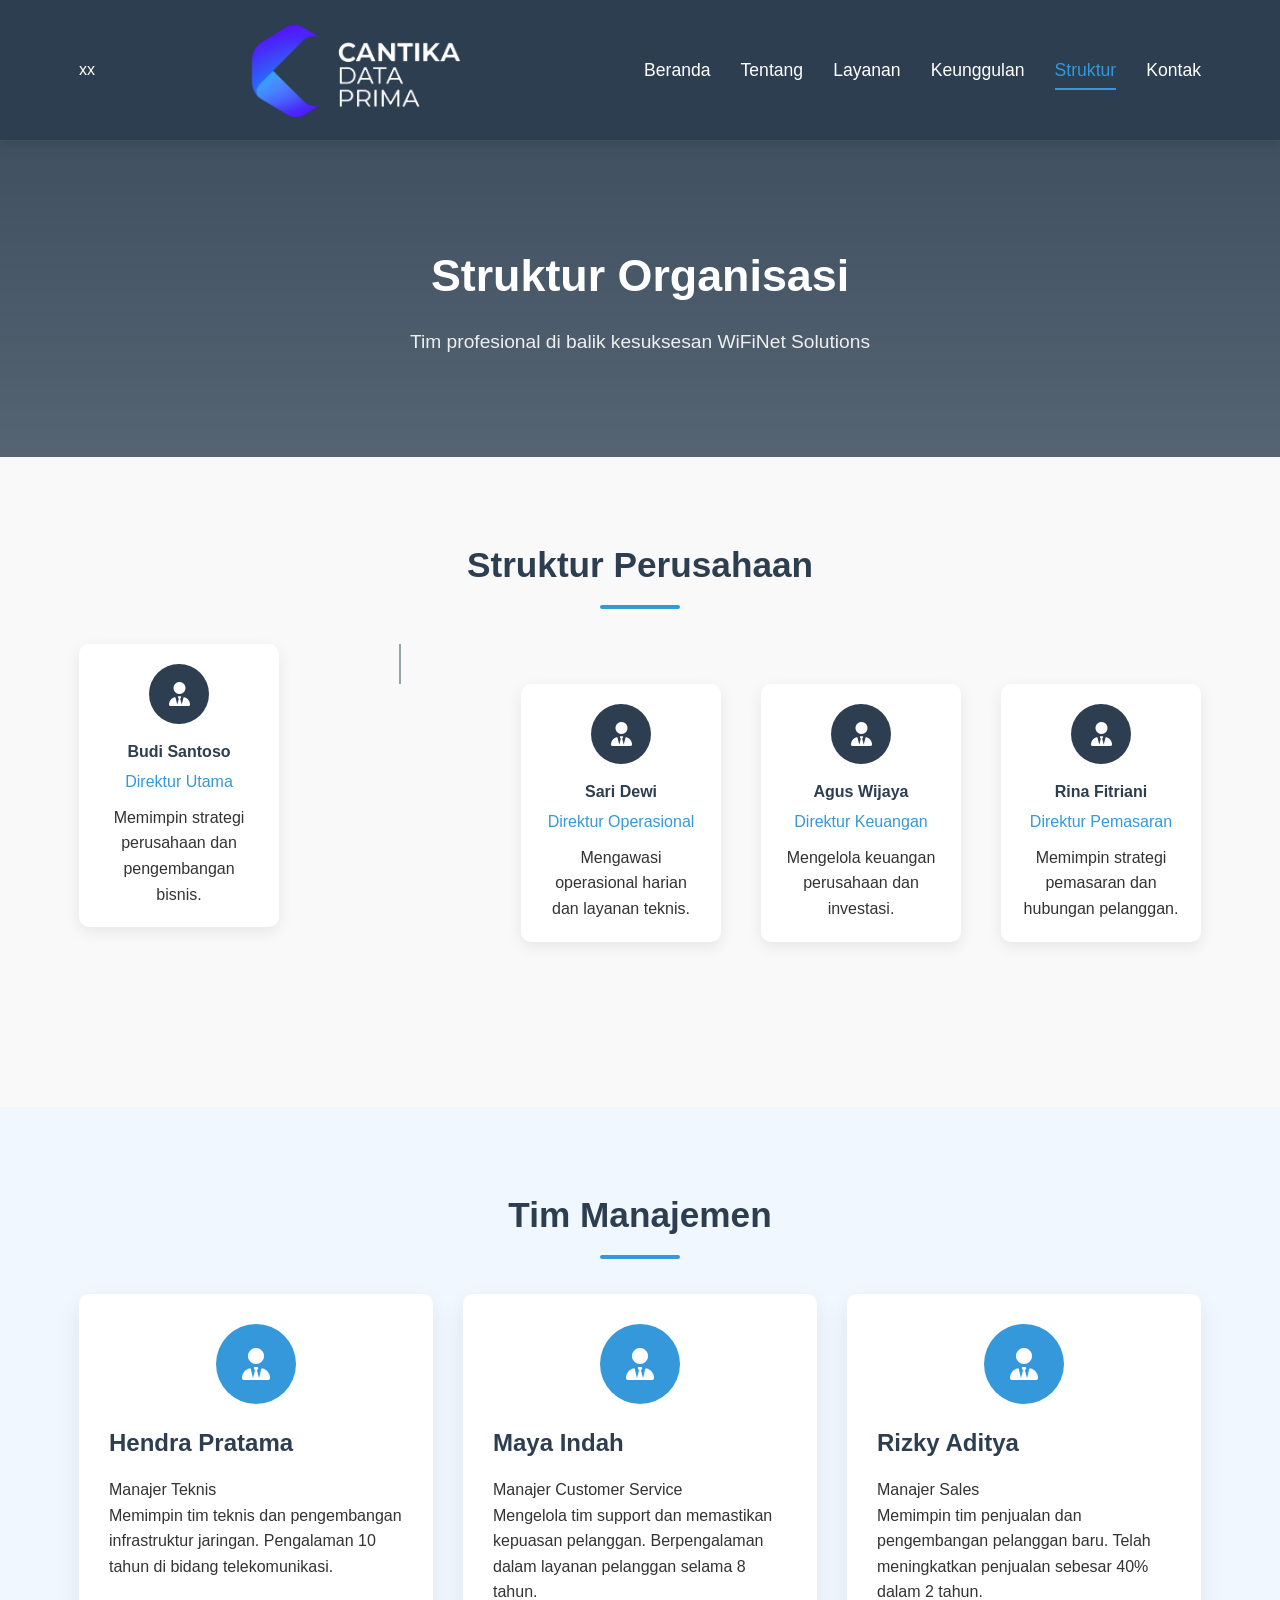
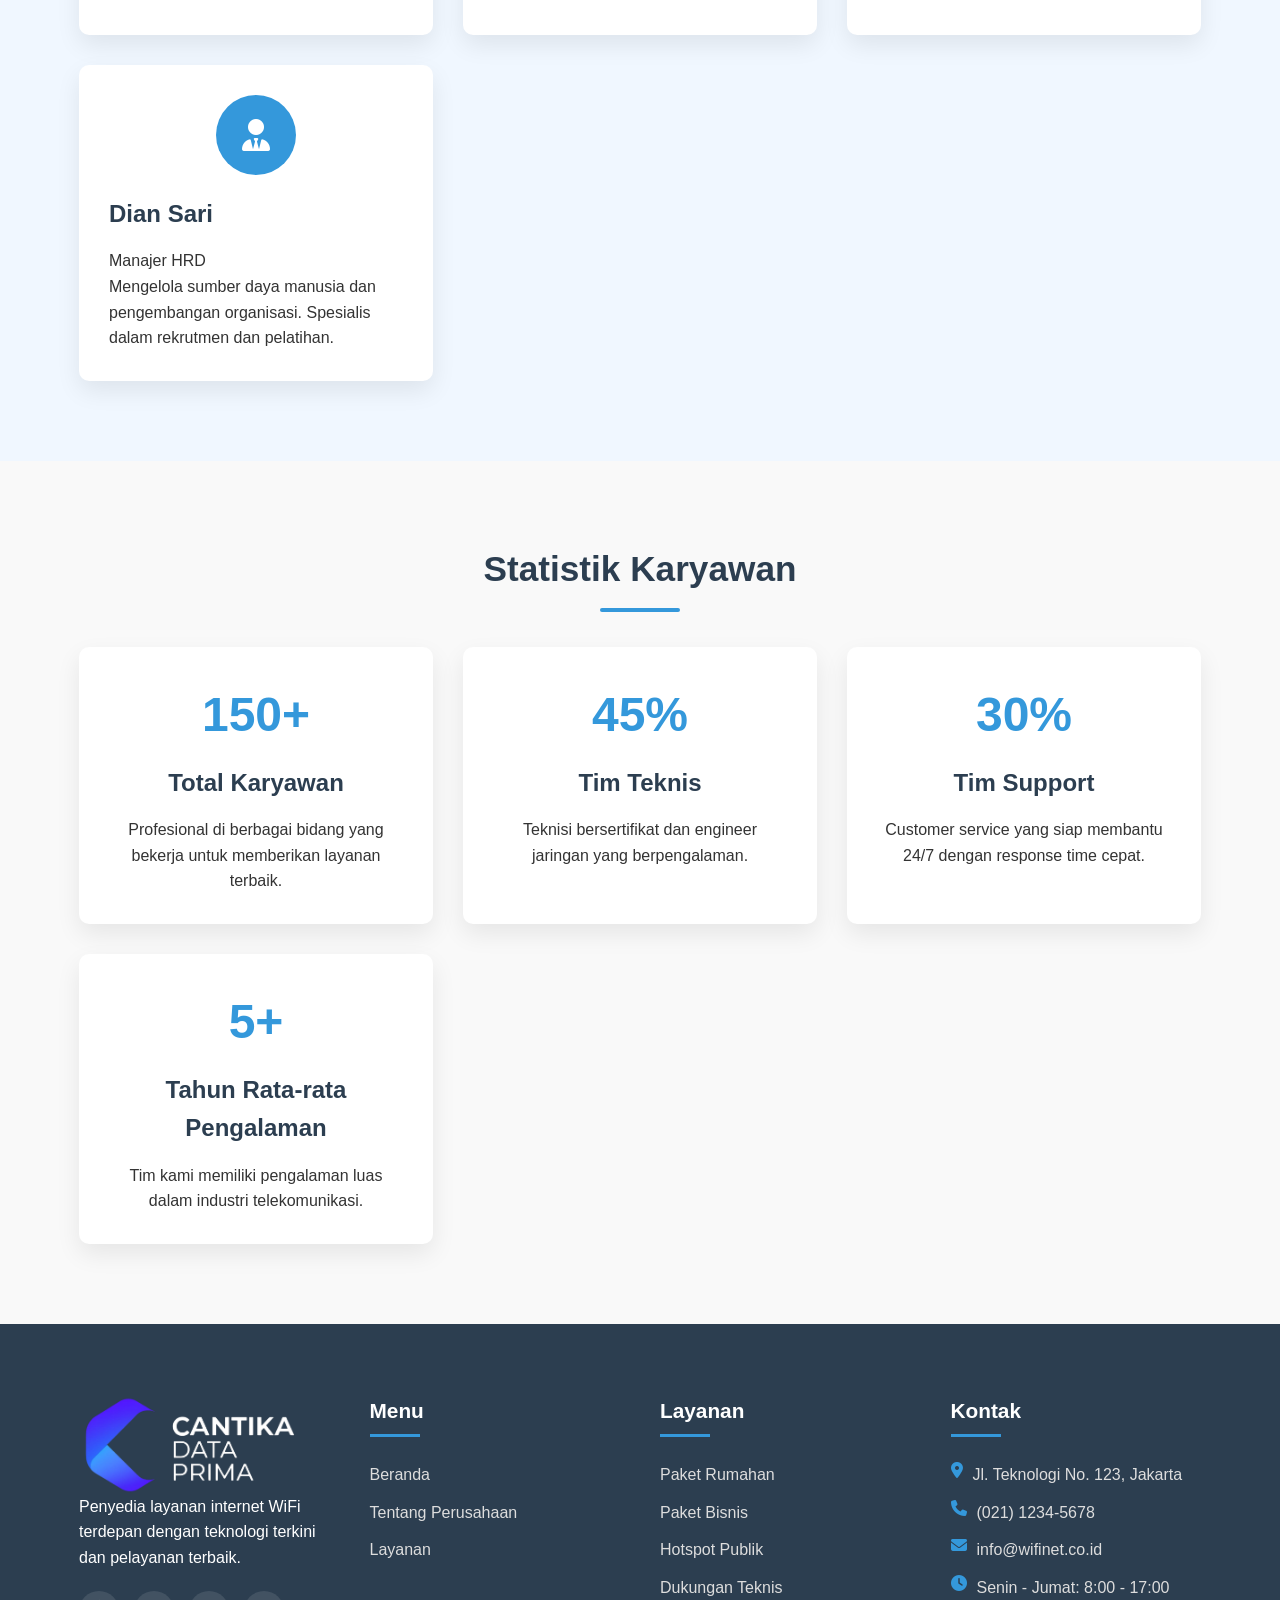
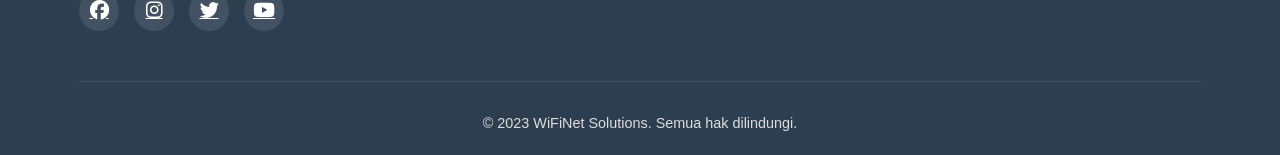
<file: wifi/organization.html>
<!DOCTYPE html>
<html lang="id">
<head>
    <meta charset="UTF-8">
    <meta name="viewport" content="width=device-width, initial-scale=1.0">
    <title>Struktur Organisasi - WiFiNet Solutions</title>
    <link rel="stylesheet" href="css/style.css">
    <link rel="stylesheet" href="https://cdnjs.cloudflare.com/ajax/libs/font-awesome/6.4.0/css/all.min.css">
</head>
<body>
<header>
    <div class="container header-container">


        xx
        <div class="logo-container">
            <div class="logo">
                <img src="images/logo.png" alt="Logo WiFiNet">
                <!-- Atau tambahkan class khusus jika perlu -->
                <!-- <img src="images/logo.png" alt="Logo WiFiNet" class="large-logo"> -->
            </div>
        </div>
        
        <div class="mobile-menu-btn" id="mobileMenuBtn">
            <i class="fas fa-bars"></i>
        </div>
        
        <nav>
            <ul id="navMenu">
                <li><a href="index.html">Beranda</a></li>
                <li><a href="about.html" class="active" >Tentang</a></li>
                <li><a href="services.html">Layanan</a></li>
                <li><a href="advantages.html">Keunggulan</a></li>
                <li><a href="organization.html">Struktur</a></li>
                <li><a href="contact.html">Kontak</a></li>
                <!-- <li><a href="admin-login.html" class="login-btn">Admin Login</a></li> -->
            </ul>
        </nav>
    </div>
</header>

    <section class="page-header">
        <div class="container">
            <h1>Struktur Organisasi</h1>
            <p>Tim profesional di balik kesuksesan WiFiNet Solutions</p>
        </div>
    </section>

    <section>
        <div class="container">
            <h2 class="section-title">Struktur Perusahaan</h2>
            <div class="org-chart">
                <div class="org-level ceo">
                    <div class="org-person">
                        <div class="org-avatar">
                            <i class="fas fa-user-tie"></i>
                        </div>
                        <h4>Budi Santoso</h4>
                        <div class="position">Direktur Utama</div>
                        <p>Memimpin strategi perusahaan dan pengembangan bisnis.</p>
                    </div>
                </div>
                
                <div class="org-connector"></div>
                
                <div class="org-sublevel">
                    <div class="org-level">
                        <div class="org-person">
                            <div class="org-avatar">
                                <i class="fas fa-user-tie"></i>
                            </div>
                            <h4>Sari Dewi</h4>
                            <div class="position">Direktur Operasional</div>
                            <p>Mengawasi operasional harian dan layanan teknis.</p>
                        </div>
                    </div>
                    
                    <div class="org-level">
                        <div class="org-person">
                            <div class="org-avatar">
                                <i class="fas fa-user-tie"></i>
                            </div>
                            <h4>Agus Wijaya</h4>
                            <div class="position">Direktur Keuangan</div>
                            <p>Mengelola keuangan perusahaan dan investasi.</p>
                        </div>
                    </div>
                    
                    <div class="org-level">
                        <div class="org-person">
                            <div class="org-avatar">
                                <i class="fas fa-user-tie"></i>
                            </div>
                            <h4>Rina Fitriani</h4>
                            <div class="position">Direktur Pemasaran</div>
                            <p>Memimpin strategi pemasaran dan hubungan pelanggan.</p>
                        </div>
                    </div>
                </div>
            </div>
        </div>
    </section>

    <section style="background-color: #f0f7ff;">
        <div class="container">
            <h2 class="section-title">Tim Manajemen</h2>
            <div class="services-grid">
                <div class="service-card">
                    <div class="service-content">
                        <div class="team-avatar">
                            <i class="fas fa-user-tie"></i>
                        </div>
                        <h3>Hendra Pratama</h3>
                        <div class="position">Manajer Teknis</div>
                        <p>Memimpin tim teknis dan pengembangan infrastruktur jaringan. Pengalaman 10 tahun di bidang telekomunikasi.</p>
                    </div>
                </div>
                
                <div class="service-card">
                    <div class="service-content">
                        <div class="team-avatar">
                            <i class="fas fa-user-tie"></i>
                        </div>
                        <h3>Maya Indah</h3>
                        <div class="position">Manajer Customer Service</div>
                        <p>Mengelola tim support dan memastikan kepuasan pelanggan. Berpengalaman dalam layanan pelanggan selama 8 tahun.</p>
                    </div>
                </div>
                
                <div class="service-card">
                    <div class="service-content">
                        <div class="team-avatar">
                            <i class="fas fa-user-tie"></i>
                        </div>
                        <h3>Rizky Aditya</h3>
                        <div class="position">Manajer Sales</div>
                        <p>Memimpin tim penjualan dan pengembangan pelanggan baru. Telah meningkatkan penjualan sebesar 40% dalam 2 tahun.</p>
                    </div>
                </div>
                
                <div class="service-card">
                    <div class="service-content">
                        <div class="team-avatar">
                            <i class="fas fa-user-tie"></i>
                        </div>
                        <h3>Dian Sari</h3>
                        <div class="position">Manajer HRD</div>
                        <p>Mengelola sumber daya manusia dan pengembangan organisasi. Spesialis dalam rekrutmen dan pelatihan.</p>
                    </div>
                </div>
            </div>
        </div>
    </section>

    <section>
        <div class="container">
            <h2 class="section-title">Statistik Karyawan</h2>
            <div class="services-grid">
                <div class="service-card">
                    <div class="service-content" style="text-align: center;">
                        <div class="stat-number" style="color: var(--secondary); font-size: 3rem; margin-bottom: 10px;">150+</div>
                        <h3>Total Karyawan</h3>
                        <p>Profesional di berbagai bidang yang bekerja untuk memberikan layanan terbaik.</p>
                    </div>
                </div>
                
                <div class="service-card">
                    <div class="service-content" style="text-align: center;">
                        <div class="stat-number" style="color: var(--secondary); font-size: 3rem; margin-bottom: 10px;">45%</div>
                        <h3>Tim Teknis</h3>
                        <p>Teknisi bersertifikat dan engineer jaringan yang berpengalaman.</p>
                    </div>
                </div>
                
                <div class="service-card">
                    <div class="service-content" style="text-align: center;">
                        <div class="stat-number" style="color: var(--secondary); font-size: 3rem; margin-bottom: 10px;">30%</div>
                        <h3>Tim Support</h3>
                        <p>Customer service yang siap membantu 24/7 dengan response time cepat.</p>
                    </div>
                </div>
                
                <div class="service-card">
                    <div class="service-content" style="text-align: center;">
                        <div class="stat-number" style="color: var(--secondary); font-size: 3rem; margin-bottom: 10px;">5+</div>
                        <h3>Tahun Rata-rata Pengalaman</h3>
                        <p>Tim kami memiliki pengalaman luas dalam industri telekomunikasi.</p>
                    </div>
                </div>
            </div>
        </div>
    </section>

    <footer>
        <div class="container">
            <div class="footer-grid">
                <div class="footer-col">
            <div class="logo">
                <img src="images/logo.png" alt="Logo WiFiNet">
                    </div>
                    <p>Penyedia layanan internet WiFi terdepan dengan teknologi terkini dan pelayanan terbaik.</p>
                    <div class="social-links">
                        <a href="#"><i class="fab fa-facebook"></i></a>
                        <a href="#"><i class="fab fa-instagram"></i></a>
                        <a href="#"><i class="fab fa-twitter"></i></a>
                        <a href="#"><i class="fab fa-youtube"></i></a>
                    </div>
                </div>
                
                <div class="footer-col">
                    <h3>Menu</h3>
                    <ul>
                        <li><a href="index.html">Beranda</a></li>
                        <li><a href="about.html">Tentang Perusahaan</a></li>
                        <li><a href="services.html">Layanan</a></li>
                    </ul>
                </div>
                
                <div class="footer-col">
                    <h3>Layanan</h3>
                    <ul>
                        <li><a href="services.html#home">Paket Rumahan</a></li>
                        <li><a href="services.html#business">Paket Bisnis</a></li>
                        <li><a href="services.html#public">Hotspot Publik</a></li>
                        <li><a href="services.html#support">Dukungan Teknis</a></li>
                    </ul>
                </div>
                
                <div class="footer-col">
                    <h3>Kontak</h3>
                    <ul class="contact-info">
                        <li><i class="fas fa-map-marker-alt"></i> Jl. Teknologi No. 123, Jakarta</li>
                        <li><i class="fas fa-phone"></i> (021) 1234-5678</li>
                        <li><i class="fas fa-envelope"></i> info@wifinet.co.id</li>
                        <li><i class="fas fa-clock"></i> Senin - Jumat: 8:00 - 17:00</li>
                    </ul>
                </div>
            </div>
            
            <div class="footer-bottom">
                <p>&copy; 2023 WiFiNet Solutions. Semua hak dilindungi.</p>
            </div>
        </div>
    </footer>

    <script src="js/main.js"></script>
    <style>
        .team-avatar {
            width: 80px;
            height: 80px;
            background-color: var(--secondary);
            border-radius: 50%;
            display: flex;
            align-items: center;
            justify-content: center;
            color: white;
            font-size: 2rem;
            margin: 0 auto 20px;
        }
        
        .org-avatar {
            width: 60px;
            height: 60px;
            background-color: var(--primary);
            border-radius: 50%;
            display: flex;
            align-items: center;
            justify-content: center;
            color: white;
            font-size: 1.5rem;
            margin: 0 auto 15px;
        }
        
        .org-person {
            text-align: center;
        }
        
        .page-header {
            background: linear-gradient(rgba(44, 62, 80, 0.9), rgba(44, 62, 80, 0.8)), url('https://images.unsplash.com/photo-1522071820081-009f0129c71c?ixlib=rb-4.0.3&auto=format&fit=crop&w=1350&q=80');
            background-size: cover;
            background-position: center;
            color: white;
            padding: 100px 0;
            text-align: center;
        }
        
        .page-header h1 {
            font-size: 2.8rem;
            margin-bottom: 15px;
        }
        
        .page-header p {
            font-size: 1.2rem;
            opacity: 0.9;
        }
    </style>
</body>
</html>
</file>
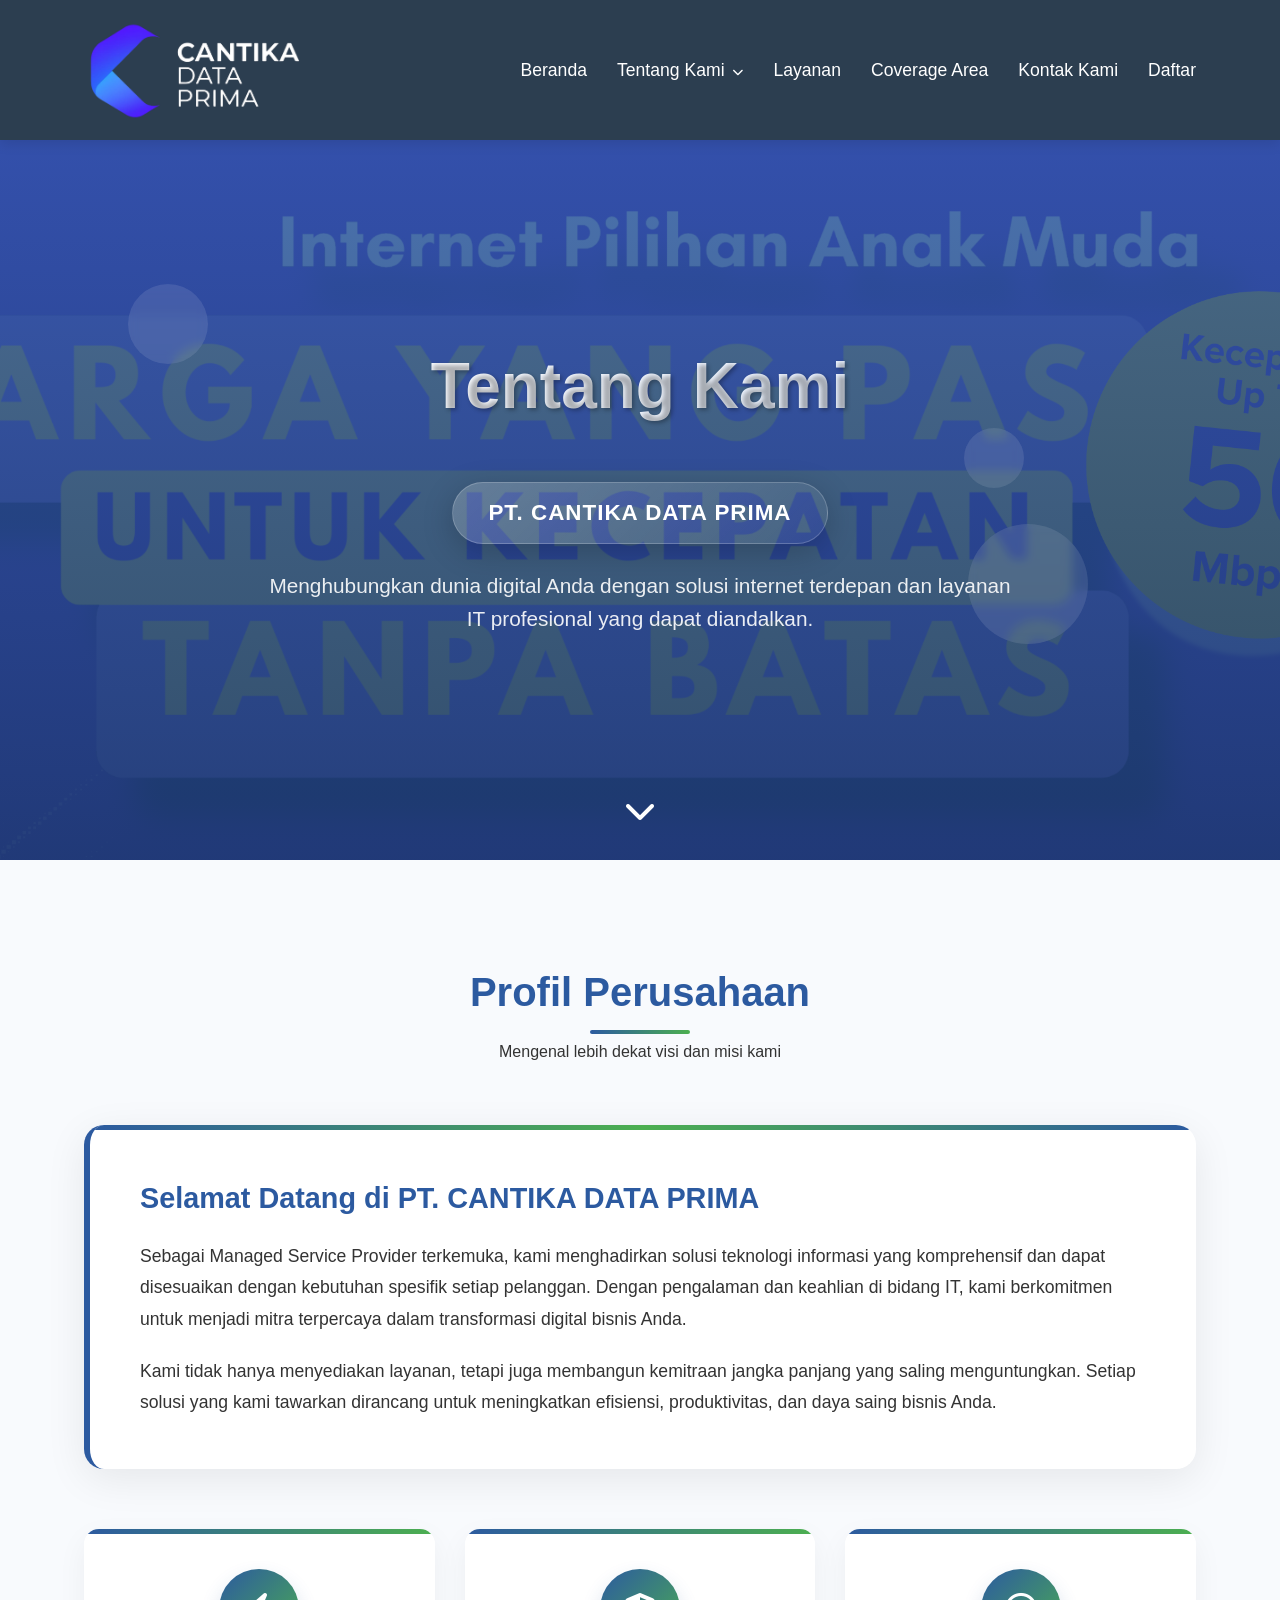
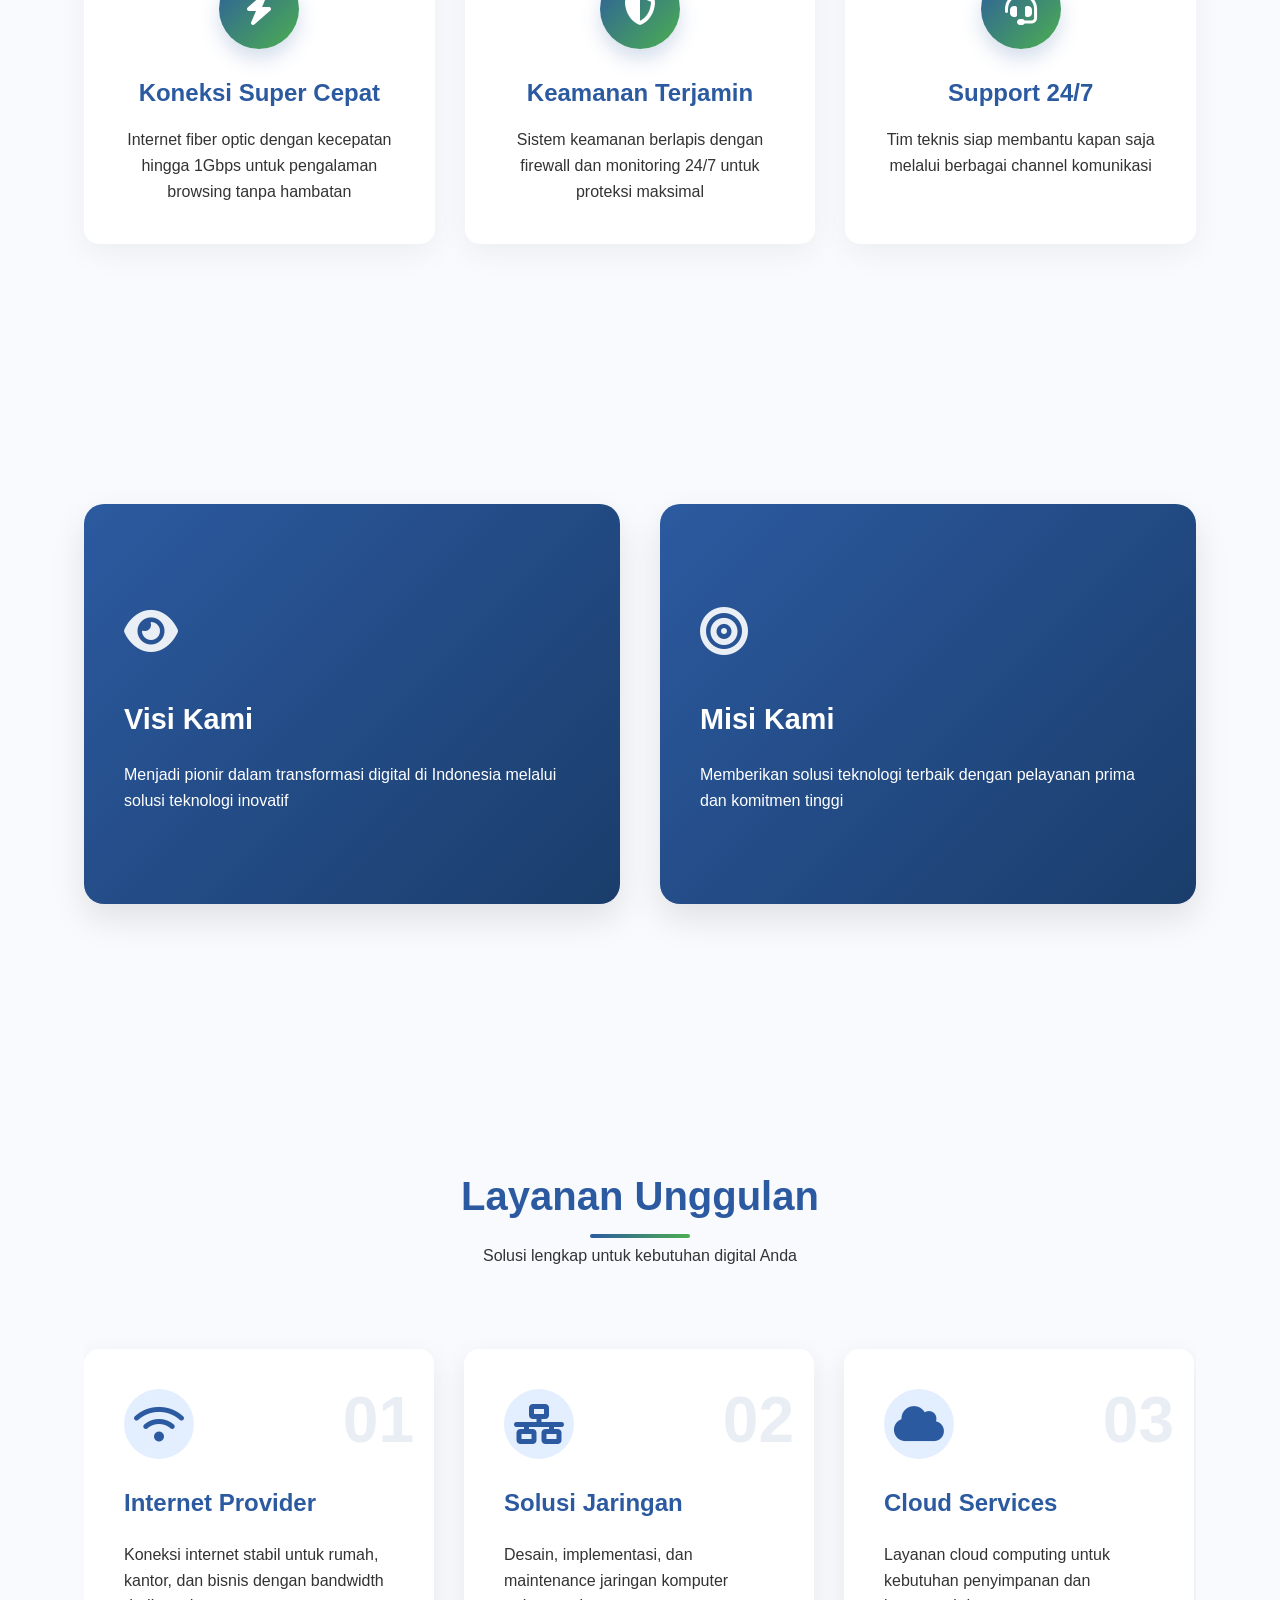
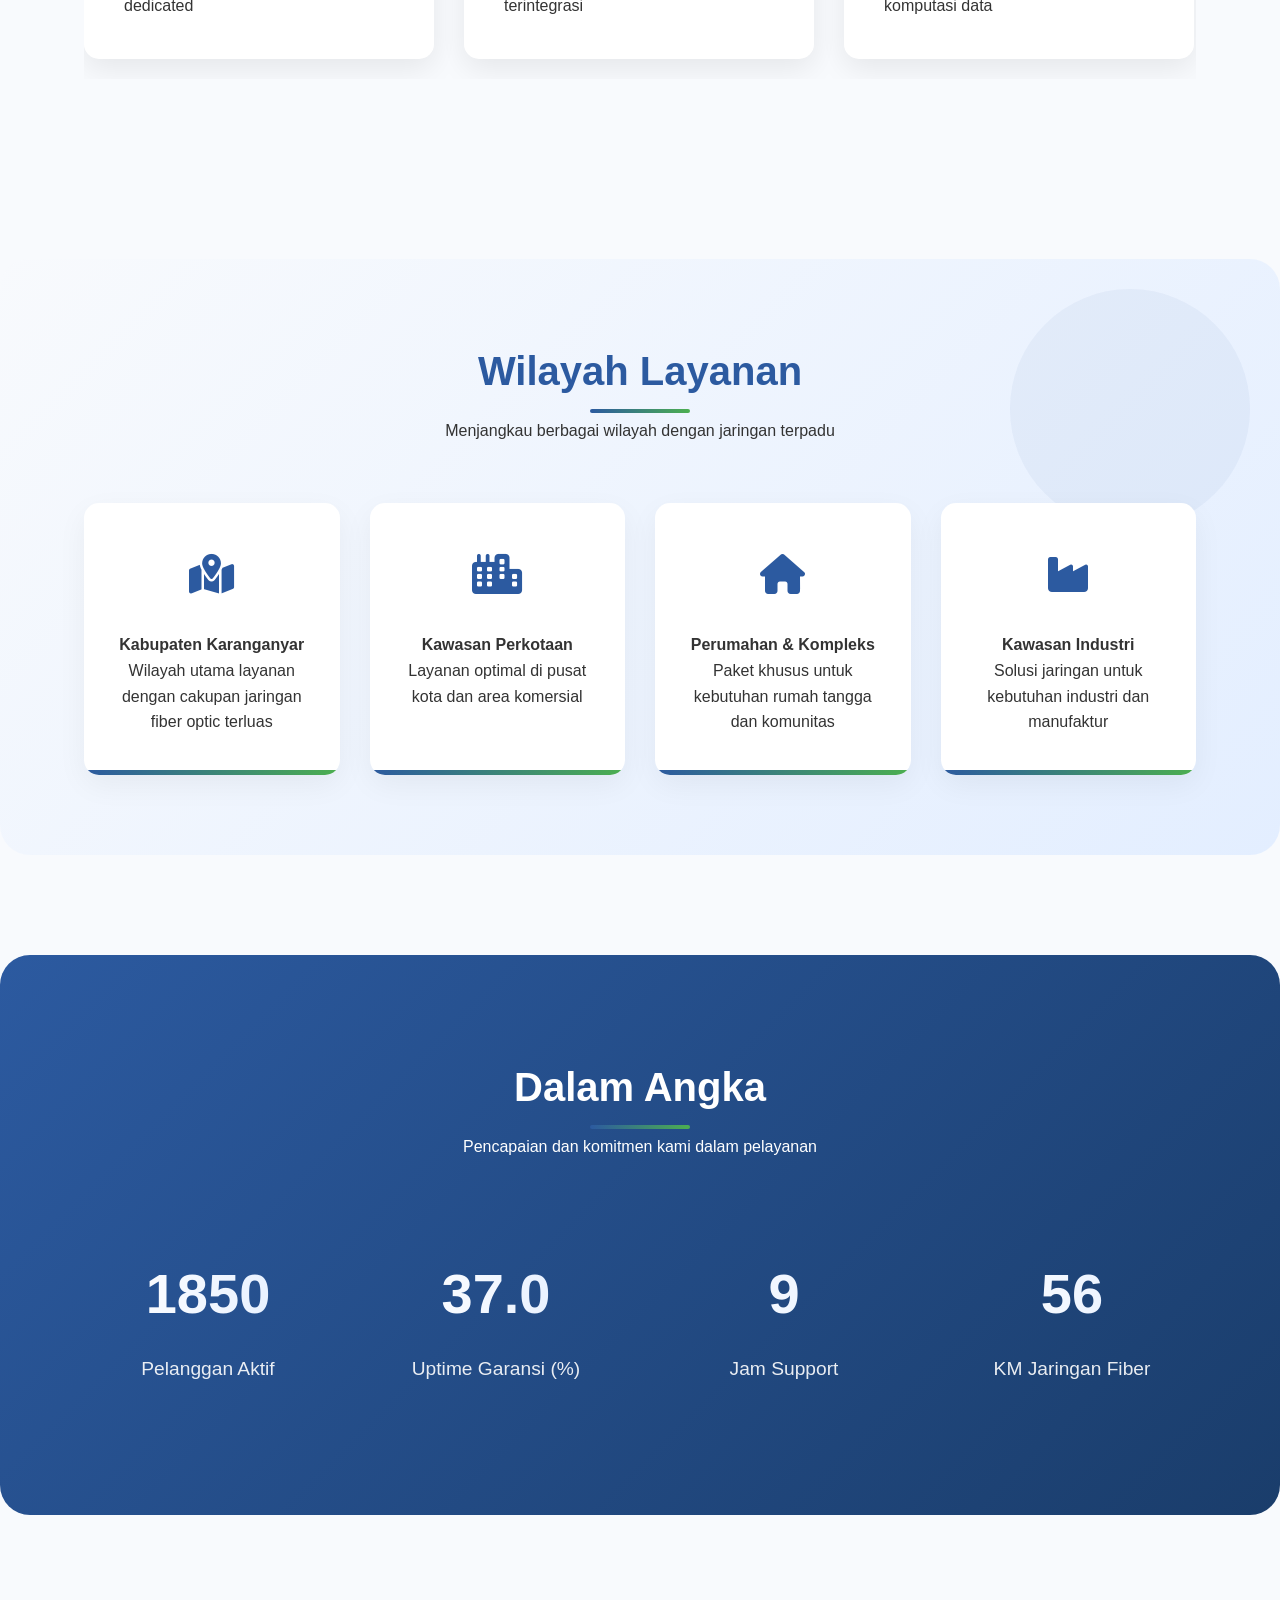
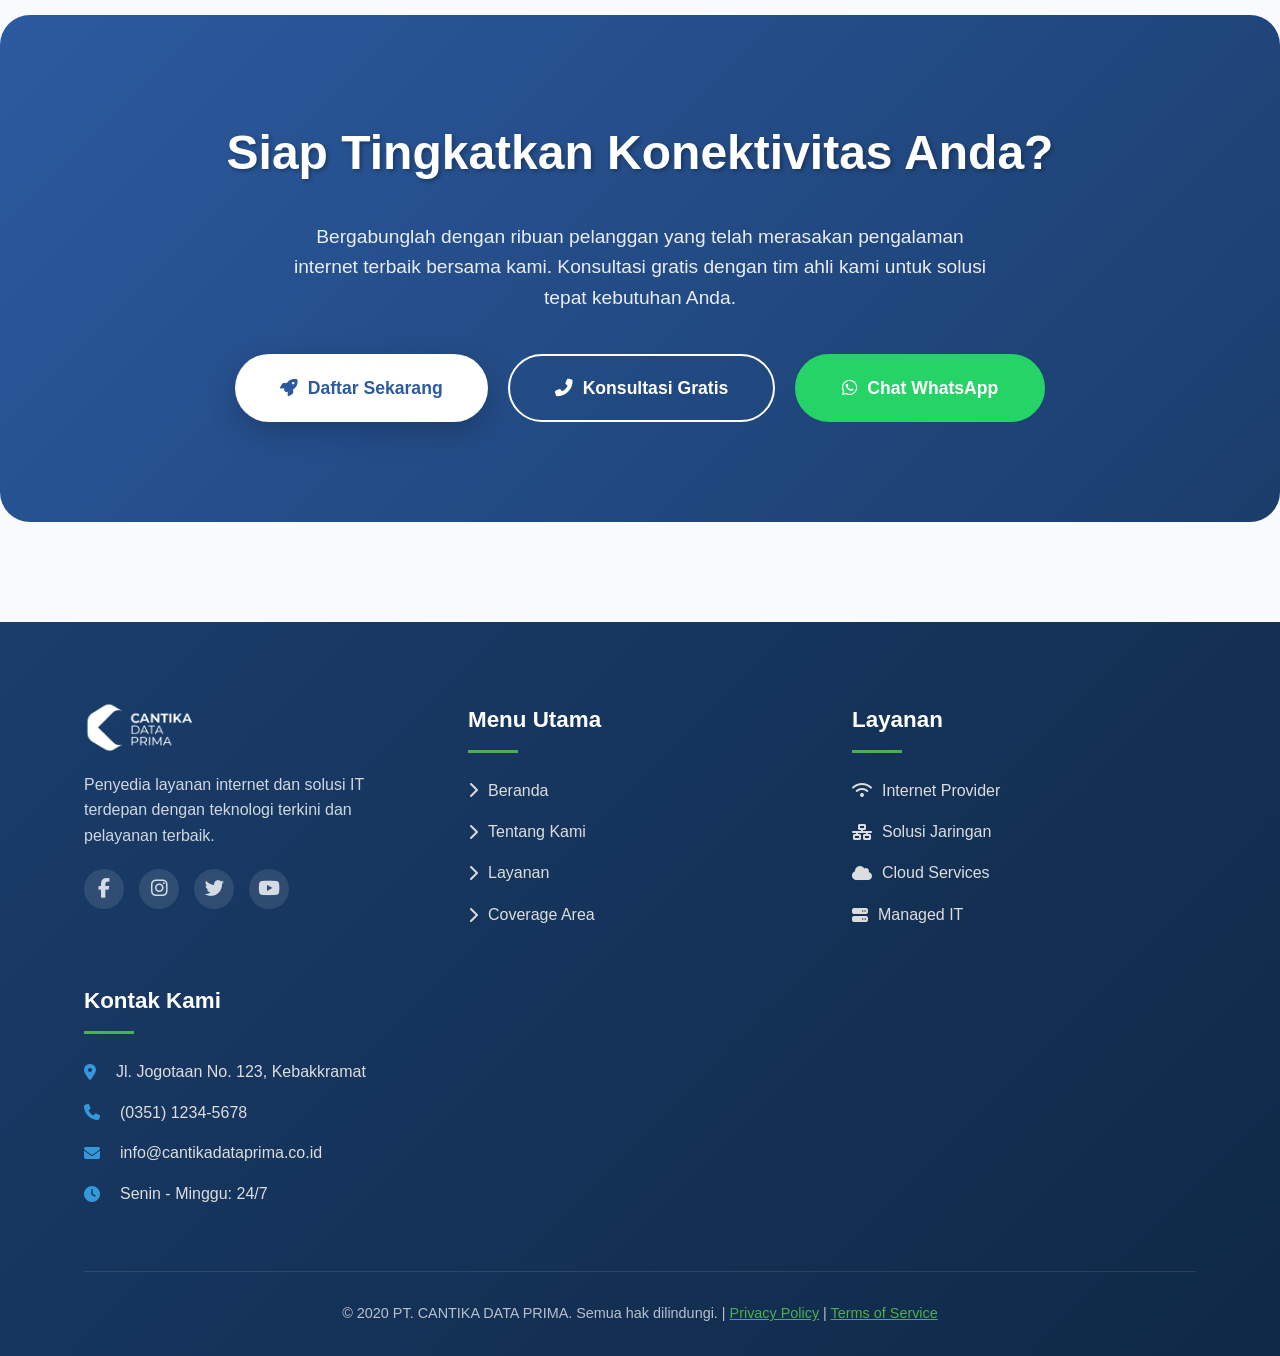
<file: wifi/sejarah.html>
<!DOCTYPE html>
<html lang="id">
<head>
    <meta charset="UTF-8">
    <meta name="viewport" content="width=device-width, initial-scale=1.0">
    <title>Tentang Kami - PT. CANTIKA DATA PRIMA</title>
    <link rel="stylesheet" href="css/style.css">
    <link rel="stylesheet" href="https://cdnjs.cloudflare.com/ajax/libs/font-awesome/6.4.0/css/all.min.css">
    <link rel="stylesheet" href="https://cdnjs.cloudflare.com/ajax/libs/animate.css/4.1.1/animate.min.css">
    <style>
        /* Enhanced Styles for About Us Page */
        * {
            margin: 0;
            padding: 0;
            box-sizing: border-box;
        }
        
        body {
            font-family: 'Segoe UI', Tahoma, Geneva, Verdana, sans-serif;
            background-color: #f8fafd;
            color: #333;
            overflow-x: hidden;
        }
        
        .container {
            max-width: 1200px;
            margin: 0 auto;
            padding: 0 20px;
        }
        
        /* Modern Header */
        
        
        /* Hero Section with Parallax Effect */
        .parallax-hero {
            position: relative;
            height: 80vh;
            min-height: 500px;
            background: linear-gradient(rgba(44, 90, 160, 0.85), rgba(26, 61, 107, 0.9)), 
                        url('images/cr2.png');
            background-attachment: fixed;
            background-size: cover;
            background-position: center;
            display: flex;
            align-items: center;
            justify-content: center;
            text-align: center;
            color: white;
            overflow: hidden;
        }
        
        .hero-content {
            position: relative;
            z-index: 2;
            max-width: 800px;
            padding: 0 20px;
        }
        
        .floating-element {
            position: absolute;
            background: rgba(255, 255, 255, 0.1);
            border-radius: 50%;
            backdrop-filter: blur(5px);
            animation: float 6s ease-in-out infinite;
        }
        
        .floating-element:nth-child(1) {
            width: 80px;
            height: 80px;
            top: 20%;
            left: 10%;
            animation-delay: 0s;
        }
        
        .floating-element:nth-child(2) {
            width: 120px;
            height: 120px;
            bottom: 30%;
            right: 15%;
            animation-delay: 2s;
        }
        
        .floating-element:nth-child(3) {
            width: 60px;
            height: 60px;
            top: 40%;
            right: 20%;
            animation-delay: 4s;
        }
        
        @keyframes float {
            0%, 100% { transform: translateY(0) rotate(0deg); }
            50% { transform: translateY(-20px) rotate(180deg); }
        }
        
        .hero-content h1 {
            font-size: 4rem;
            margin-bottom: 20px;
            text-shadow: 2px 2px 4px rgba(0, 0, 0, 0.3);
            background: linear-gradient(to right, #fff, #e3eeff);
            -webkit-background-clip: text;
            background-clip: text;
            color: transparent;
        }
        
        .company-badge {
            display: inline-block;
            background: linear-gradient(135deg, rgba(255,255,255,0.2), rgba(255,255,255,0.05));
            backdrop-filter: blur(10px);
            border: 1px solid rgba(255,255,255,0.2);
            padding: 12px 35px;
            border-radius: 50px;
            margin: 25px 0;
            font-size: 1.4rem;
            font-weight: 600;
            letter-spacing: 1px;
            box-shadow: 0 8px 32px rgba(0, 0, 0, 0.2);
        }
        
        .hero-subtitle {
            font-size: 1.3rem;
            opacity: 0.9;
            line-height: 1.6;
            margin-bottom: 30px;
        }
        
        .scroll-indicator {
            position: absolute;
            bottom: 30px;
            left: 50%;
            transform: translateX(-50%);
            animation: bounce 2s infinite;
        }
        
        @keyframes bounce {
            0%, 20%, 50%, 80%, 100% { transform: translateY(0) translateX(-50%); }
            40% { transform: translateY(-10px) translateX(-50%); }
            60% { transform: translateY(-5px) translateX(-50%); }
        }
        
        /* Animated Cards */
        .about-content-section {
            padding: 100px 0;
            position: relative;
        }
        
        .section-header {
            text-align: center;
            margin-bottom: 60px;
            position: relative;
        }
        
        .section-header h2 {
            font-size: 2.5rem;
            color: #2c5aa0;
            margin-bottom: 15px;
            display: inline-block;
            position: relative;
        }
        
        .section-header h2::after {
            content: '';
            position: absolute;
            bottom: -10px;
            left: 50%;
            transform: translateX(-50%);
            width: 100px;
            height: 4px;
            background: linear-gradient(to right, #2c5aa0, #4CAF50);
            border-radius: 2px;
        }
        
        .intro-card {
            background: white;
            border-radius: 20px;
            padding: 50px;
            margin-bottom: 60px;
            box-shadow: 0 10px 40px rgba(0, 0, 0, 0.08);
            position: relative;
            overflow: hidden;
            border-left: 6px solid #2c5aa0;
            transform-style: preserve-3d;
            transition: transform 0.3s ease, box-shadow 0.3s ease;
        }
        
        .intro-card:hover {
            transform: translateY(-10px) rotateX(5deg);
            box-shadow: 0 20px 50px rgba(0, 0, 0, 0.15);
        }
        
        .intro-card::before {
            content: '';
            position: absolute;
            top: 0;
            left: 0;
            width: 100%;
            height: 5px;
            background: linear-gradient(to right, #2c5aa0, #4CAF50, #2c5aa0);
        }
        
        .feature-grid {
            display: grid;
            grid-template-columns: repeat(auto-fit, minmax(300px, 1fr));
            gap: 30px;
            margin-top: 40px;
        }
        
        .feature-card {
            background: white;
            padding: 40px 30px;
            border-radius: 15px;
            text-align: center;
            box-shadow: 0 10px 30px rgba(0, 0, 0, 0.05);
            transition: all 0.3s ease;
            position: relative;
            overflow: hidden;
        }
        
        .feature-card::before {
            content: '';
            position: absolute;
            top: 0;
            left: 0;
            width: 100%;
            height: 5px;
            background: linear-gradient(to right, #2c5aa0, #4CAF50);
        }
        
        .feature-card:hover {
            transform: translateY(-15px);
            box-shadow: 0 20px 40px rgba(0, 0, 0, 0.1);
        }
        
        .feature-icon {
            width: 80px;
            height: 80px;
            background: linear-gradient(135deg, #2c5aa0, #4CAF50);
            border-radius: 50%;
            display: flex;
            align-items: center;
            justify-content: center;
            margin: 0 auto 25px;
            color: white;
            font-size: 2rem;
            box-shadow: 0 10px 20px rgba(44, 90, 160, 0.2);
        }
        
        .feature-card h3 {
            color: #2c5aa0;
            margin-bottom: 15px;
            font-size: 1.5rem;
        }
        
        /* Vision & Mission with Flip Animation */
        .vision-mission-wrapper {
            perspective: 1000px;
            margin: 80px 0;
        }
        
        .vm-container {
            display: grid;
            grid-template-columns: repeat(auto-fit, minmax(300px, 1fr));
            gap: 40px;
        }
        
        .vm-card {
            height: 400px;
            position: relative;
            transform-style: preserve-3d;
            transition: transform 0.8s cubic-bezier(0.175, 0.885, 0.32, 1.275);
        }
        
        .vm-card:hover {
            transform: rotateY(180deg);
        }
        
        .vm-front, .vm-back {
            position: absolute;
            width: 100%;
            height: 100%;
            backface-visibility: hidden;
            border-radius: 20px;
            padding: 40px;
            display: flex;
            flex-direction: column;
            justify-content: center;
            box-shadow: 0 15px 35px rgba(0, 0, 0, 0.1);
        }
        
        .vm-front {
            background: linear-gradient(135deg, #2c5aa0, #1a3d6b);
            color: white;
        }
        
        .vm-back {
            background: white;
            color: #333;
            transform: rotateY(180deg);
            overflow-y: auto;
        }
        
        .vm-icon {
            font-size: 3rem;
            margin-bottom: 25px;
            color: rgba(255, 255, 255, 0.9);
        }
        
        .vm-front h3 {
            font-size: 1.8rem;
            margin-bottom: 20px;
        }
        
        .vm-back h4 {
            color: #2c5aa0;
            margin-bottom: 20px;
            font-size: 1.5rem;
        }
        
        .vm-back ul {
            list-style: none;
            padding-left: 0;
        }
        
        .vm-back li {
            padding: 10px 0;
            padding-left: 25px;
            position: relative;
        }
        
        .vm-back li::before {
            content: '✓';
            position: absolute;
            left: 0;
            color: #4CAF50;
            font-weight: bold;
        }
        
        /* Services Showcase */
        .services-showcase {
            margin: 100px 0;
        }
        
        .service-slider {
            display: flex;
            gap: 30px;
            overflow-x: auto;
            padding: 20px 0;
            scrollbar-width: thin;
            scrollbar-color: #2c5aa0 transparent;
        }
        
        .service-slider::-webkit-scrollbar {
            height: 8px;
        }
        
        .service-slider::-webkit-scrollbar-track {
            background: #f1f1f1;
            border-radius: 10px;
        }
        
        .service-slider::-webkit-scrollbar-thumb {
            background: linear-gradient(to right, #2c5aa0, #4CAF50);
            border-radius: 10px;
        }
        
        .service-item {
            min-width: 350px;
            background: white;
            border-radius: 15px;
            padding: 40px;
            box-shadow: 0 10px 30px rgba(0, 0, 0, 0.08);
            transition: all 0.3s ease;
            position: relative;
            overflow: hidden;
        }
        
        .service-item:hover {
            transform: translateY(-10px) scale(1.02);
            box-shadow: 0 20px 40px rgba(0, 0, 0, 0.15);
        }
        
        .service-number {
            position: absolute;
            top: 20px;
            right: 20px;
            font-size: 4rem;
            font-weight: 800;
            color: rgba(44, 90, 160, 0.1);
            z-index: 1;
        }
        
        .service-icon {
            font-size: 2.5rem;
            color: #2c5aa0;
            margin-bottom: 25px;
            background: #e3eeff;
            width: 70px;
            height: 70px;
            border-radius: 50%;
            display: flex;
            align-items: center;
            justify-content: center;
        }
        
        .service-item h3 {
            color: #2c5aa0;
            margin-bottom: 20px;
            font-size: 1.5rem;
            position: relative;
            z-index: 2;
        }
        
        /* Coverage Area with Map Effect */
        .coverage-section {
            background: linear-gradient(135deg, #f8fafd 0%, #e3eeff 100%);
            padding: 80px 0;
            border-radius: 30px;
            margin: 100px 0;
            position: relative;
            overflow: hidden;
        }
        
        .coverage-section::before {
            content: '';
            position: absolute;
            top: 0;
            right: 0;
            width: 300px;
            height: 300px;
            background: url('data:image/svg+xml,<svg xmlns="http://www.w3.org/2000/svg" viewBox="0 0 200 200"><circle cx="100" cy="100" r="80" fill="%232c5aa0" opacity="0.05"/></svg>');
        }
        
        .coverage-grid {
            display: grid;
            grid-template-columns: repeat(auto-fit, minmax(250px, 1fr));
            gap: 30px;
            margin-top: 50px;
        }
        
        .coverage-card {
            background: white;
            border-radius: 15px;
            padding: 40px 30px;
            text-align: center;
            box-shadow: 0 10px 30px rgba(0, 0, 0, 0.05);
            transition: all 0.3s ease;
            position: relative;
            overflow: hidden;
        }
        
        .coverage-card:hover {
            transform: translateY(-10px);
            box-shadow: 0 20px 40px rgba(0, 0, 0, 0.1);
        }
        
        .coverage-card::after {
            content: '';
            position: absolute;
            bottom: 0;
            left: 0;
            width: 100%;
            height: 5px;
            background: linear-gradient(to right, #2c5aa0, #4CAF50);
        }
        
        .coverage-icon {
            font-size: 2.5rem;
            color: #2c5aa0;
            margin-bottom: 25px;
        }
        
        /* Statistics Section */
        .stats-section {
            background: linear-gradient(135deg, #2c5aa0, #1a3d6b);
            color: white;
            padding: 100px 0;
            border-radius: 30px;
            margin: 100px 0;
            text-align: center;
        }
        
        .stats-grid {
            display: grid;
            grid-template-columns: repeat(auto-fit, minmax(200px, 1fr));
            gap: 40px;
            margin-top: 60px;
        }
        
        .stat-item h3 {
            font-size: 3.5rem;
            font-weight: 800;
            margin-bottom: 15px;
            background: linear-gradient(to right, #fff, #e3eeff);
            -webkit-background-clip: text;
            background-clip: text;
            color: transparent;
        }
        
        .stat-item p {
            font-size: 1.2rem;
            opacity: 0.9;
        }
        
        /* Enhanced CTA */
        .enhanced-cta {
            background: linear-gradient(135deg, #2c5aa0 0%, #1a3d6b 100%);
            color: white;
            padding: 100px 0;
            border-radius: 30px;
            text-align: center;
            position: relative;
            overflow: hidden;
        }
        
        .cta-bg-element {
            position: absolute;
            border-radius: 50%;
            background: rgba(255, 255, 255, 0.1);
        }
        
        .cta-content {
            position: relative;
            z-index: 2;
        }
        
        .cta-title {
            font-size: 3rem;
            margin-bottom: 30px;
            text-shadow: 2px 2px 4px rgba(0, 0, 0, 0.3);
        }
        
        .cta-buttons {
            display: flex;
            gap: 20px;
            justify-content: center;
            flex-wrap: wrap;
            margin-top: 40px;
        }
        
        .cta-btn {
            padding: 18px 45px;
            border-radius: 50px;
            text-decoration: none;
            font-weight: 600;
            font-size: 1.1rem;
            transition: all 0.3s ease;
            display: flex;
            align-items: center;
            gap: 10px;
        }
        
        .cta-primary {
            background: white;
            color: #2c5aa0;
            box-shadow: 0 10px 30px rgba(0, 0, 0, 0.2);
        }
        
        .cta-primary:hover {
            transform: translateY(-5px) scale(1.05);
            box-shadow: 0 15px 40px rgba(0, 0, 0, 0.3);
        }
        
        .cta-secondary {
            background: transparent;
            color: white;
            border: 2px solid white;
        }
        
        .cta-secondary:hover {
            background: rgba(255, 255, 255, 0.1);
            transform: translateY(-5px);
        }
        
        /* Footer */
        footer {
            background: linear-gradient(135deg, #1a3d6b 0%, #0f2846 100%);
            color: white;
            padding: 80px 0 30px;
            margin-top: 100px;
        }
        
        .footer-grid {
            display: grid;
            grid-template-columns: repeat(auto-fit, minmax(250px, 1fr));
            gap: 40px;
            margin-bottom: 50px;
        }
        
        .footer-col h3 {
            color: white;
            margin-bottom: 25px;
            font-size: 1.4rem;
            position: relative;
            padding-bottom: 15px;
        }
        
        .footer-col h3::after {
            content: '';
            position: absolute;
            bottom: 0;
            left: 0;
            width: 50px;
            height: 3px;
            background: #4CAF50;
        }
        
        .footer-col ul {
            list-style: none;
        }
        
        .footer-col ul li {
            margin-bottom: 15px;
        }
        
        .footer-col a {
            color: rgba(255, 255, 255, 0.8);
            text-decoration: none;
            transition: all 0.3s ease;
            display: inline-flex;
            align-items: center;
            gap: 10px;
        }
        
        .footer-col a:hover {
            color: white;
            transform: translateX(5px);
        }
        
        .social-links {
            display: flex;
            gap: 15px;
            margin-top: 20px;
        }
        
        .social-links a {
            width: 40px;
            height: 40px;
            background: rgba(255, 255, 255, 0.1);
            border-radius: 50%;
            display: flex;
            align-items: center;
            justify-content: center;
            transition: all 0.3s ease;
        }
        
        .social-links a:hover {
            background: #4CAF50;
            transform: translateY(-5px);
        }
        
        .footer-bottom {
            text-align: center;
            padding-top: 30px;
            border-top: 1px solid rgba(255, 255, 255, 0.1);
            color: rgba(255, 255, 255, 0.7);
        }
        
        /* Responsive Design */
        @media (max-width: 992px) {
            .hero-content h1 {
                font-size: 3rem;
            }
            
            nav ul {
                gap: 15px;
            }
            
            .vm-container {
                grid-template-columns: 1fr;
            }
        }
        
        @media (max-width: 768px) {
            .hero-content h1 {
                font-size: 2.5rem;
            }
            
            .header-container {
                flex-direction: column;
                gap: 20px;
            }
            
            nav ul {
                flex-wrap: wrap;
                justify-content: center;
            }
            
            .cta-buttons {
                flex-direction: column;
                align-items: center;
            }
            
            .cta-btn {
                width: 100%;
                max-width: 300px;
                justify-content: center;
            }
        }
        
        @media (max-width: 480px) {
            .hero-content h1 {
                font-size: 2rem;
            }
            
            .company-badge {
                font-size: 1.1rem;
                padding: 10px 25px;
            }
            
            .intro-card {
                padding: 30px 20px;
            }
            
            .feature-grid {
                grid-template-columns: 1fr;
            }
        }
        
        /* Floating Back to Top */
        .floating-btt {
            position: fixed;
            bottom: 30px;
            right: 30px;
            width: 50px;
            height: 50px;
            background: linear-gradient(135deg, #2c5aa0, #4CAF50);
            color: white;
            border-radius: 50%;
            display: flex;
            align-items: center;
            justify-content: center;
            text-decoration: none;
            box-shadow: 0 5px 20px rgba(44, 90, 160, 0.3);
            z-index: 1000;
            transition: all 0.3s ease;
            transform: translateY(100px);
            opacity: 0;
        }
        
        .floating-btt.show {
            transform: translateY(0);
            opacity: 1;
        }
        
        .floating-btt:hover {
            transform: translateY(-5px) scale(1.1);
            box-shadow: 0 8px 25px rgba(44, 90, 160, 0.4);
        }
        /* Dropdown Wrapper */
.dropdown {
    position: relative;
}

/* Dropdown Menu Hidden by Default */
.dropdown-menu {
    position: absolute;
    top: 50px;
    left: 0;
    background: white;
    width: 220px;
    box-shadow: 0 6px 18px rgba(0,0,0,0.1);
    border-radius: 6px;
    padding: 10px 0;
    opacity: 0;
    visibility: hidden;
    transition: 0.25s ease;
    border: 1px solid #eaeaea;
    z-index: 99;
}

/* Show on Hover */
.dropdown:hover .dropdown-menu {
    opacity: 1;
    visibility: visible;
    top: 45px;
}

/* Dropdown item */
.dropdown-menu li {
    list-style: none;
}

.dropdown-menu a {
    display: block;
    padding: 12px 20px;
    color: #333;
    text-decoration: none;
    transition: 0.25s;
    font-size: 0.95rem;
}

/* Hover Effect like Jagonet */
.dropdown-menu a:hover {
    background-color: #2c5aa0;
    color: white;
}

/* Dropdown arrow */
.dropdown-icon {
    font-size: 0.7rem;
    margin-left: 6px;
    transition: 0.3s;
    color: #ffffff;
}

/* Rotate arrow on hover */
.dropdown:hover .dropdown-icon {
    transform: rotate(180deg);
    color: #2c5aa0;
}

/* Mobile optimization */
@media (max-width: 768px) {
    .dropdown-menu {
        position: relative;
        box-shadow: none;
        width: 100%;
        border: none;
        top: 0;
        opacity: 1;
        visibility: visible;
        padding-left: 15px;
    }

    .dropdown:hover .dropdown-menu {
        top: 0;
    }
}
/* ====== DROPDOWN MENURUN KE BAWAH ====== */

.dropdown {
    position: relative;
}

/* posisi dropdown */
.dropdown-menu {
    position: absolute;
    top: 100%;         /* langsung di bawah menu */
    left: 0;
    background: white;
    width: 200px;
    border: 1px solid #eaeaea;
    border-radius: 6px;
    box-shadow: 0 6px 20px rgba(0,0,0,0.12);
    padding: 10px 0;
    opacity: 0;
    visibility: hidden;
    transform: translateY(10px);
    transition: 0.25s ease;
    z-index: 100;
}

/* ketika hover → tampilkan dropdown */
.dropdown:hover .dropdown-menu {
    opacity: 1;
    visibility: visible;
    transform: translateY(0);
}

/* item dropdown */
.dropdown-menu li {
    list-style: none;
}

.dropdown-menu a {
    display: block;
    padding: 12px 18px;
    font-size: 0.95rem;
    color: #333;
    text-decoration: none;
    transition: 0.25s ease;
}

/* hover warna seperti navbar */
.dropdown-menu a:hover {
    background: #2c5aa0;
    color: white;
}

/* icon panah */
.dropdown-icon {
    margin-left: 6px;
    font-size: 0.7rem;
    transition: 0.3s ease;
}

.dropdown:hover .dropdown-icon {
    transform: rotate(180deg);
    color: #2c5aa0;
}

/* Mobile: dropdown selalu tampil vertikal */
@media (max-width: 768px) {
    .dropdown-menu {
        position: relative;
        width: 50%;
        box-shadow: none;
        border: none;
        opacity: 1;
        visibility: visible;
        transform: translateY(0);
        padding-left: 15px;
    }
}
/* === DROPDOWN MENU WRAPPER === */
.dropdown-menu {
    list-style: none;
    position: absolute;
    top: 100%;              /* tempel tepat di bawah menu */
    left: 0;
    background: #ffffff;    /* background putih */
    min-width: 220px;
    padding: 0;
    margin: 0;
    display: none;
    flex-direction: column;
    border-radius: 0 0 6px 6px;
    z-index: 999;
    border: 1px solid #ddd;
    box-shadow: 0 8px 12px rgba(0,0,0,0.15);
}

/* item dropdown */
.dropdown-menu li a {
    padding: 5px 8px;
    font-size: 15px;
    color: #333;
    display: block;
    border-bottom: 1px solid #eee;
}

/* hover item */
.dropdown-menu li a:hover {
    background: #f0f0f0;
}

/* === FIX UTAMA: dropdown tetap muncul saat mouse ada di tombol ATAU di dalam dropdown === */
.dropdown:hover .dropdown-menu,
.dropdown-menu:hover {
    display: flex;
}

/* === FIX GAP: hilangkan padding / jarak di elemen parent === */
.dropdown a.menu-link {
    padding-bottom: 5px !important;
    margin: 0;    
}

.dropdown {
    padding: 0;
    margin: 0;
}

/* icon panah */
.dropdown-icon {
    margin-left: 3px;
    transition: 0.3s ease;
}

.dropdown:hover .dropdown-icon {
    transform: rotate(180deg);
}
/* ===== FIX: dropdown tidak lagi hilang saat kursor turun ===== */
/* pastikan ini di-include setelah semua aturan dropdown lama agar override */

#navMenu > li.dropdown {
  position: relative;
  /* buat area klik/hover konsisten */
}

/* Tempel sedikit ke atas (overlap 2px) supaya tidak ada gap */
#navMenu > li.dropdown .dropdown-menu {
  position: absolute;
  top: calc(100% - 2px);   /* overlap 2px -> mencegah gap saat pindah mouse */
  left: 0;
  min-width: 220px;
  background: #ffffff;
  border: 1px solid #ddd;
  border-radius: 0 0 6px 6px;
  box-shadow: 0 8px 12px rgba(0,0,0,0.12);
  padding: 4px 0;          /* kecilkan padding pembungkus */
  margin: 0;
  display: none;           /* tampilkan via .open */
  z-index: 9999;
  transform: none;         /* pastikan tidak ada translate */
  pointer-events: auto;
}

/* item style */
#navMenu > li.dropdown .dropdown-menu li a {
  padding: 5px 8px;
  color: #333;
  border-bottom: 1px solid #eee;
  display: block;
}

/* hover pada item */
#navMenu > li.dropdown .dropdown-menu li a:hover {
  background: #f0f0f0;
}

/* class .open untuk menampilkan (JS akan toggle) */
#navMenu > li.dropdown.open .dropdown-menu {
  display: flex;
  flex-direction: column;
}

/* tetap responsif: di mobile .open juga dipakai */
@media (max-width: 768px) {
  #navMenu > li.dropdown .dropdown-menu {
    position: relative;
    top: 0;
    box-shadow: none;
    border: none;
    display: none;
    padding-left: 12px;
  }
  #navMenu > li.dropdown.open .dropdown-menu { display: block; }
}

/* safety: hindari parent memotong dropdown */
.header-container, header, nav, .container {
  overflow: visible !important;
}
    </style>
</head>
<body>
    <!-- Header -->
    <header>
        <div class="container header-container">
            <div class="logo-container">
                <div class="logo">
                    <img src="images/logo.png" alt="Logo PT. CANTIKA DATA PRIMA">
                </div>
            </div>
            
            <div class="mobile-menu-btn" id="mobileMenuBtn">
                <i class="fas fa-bars"></i>
            </div>
            
            <nav>
                <ul id="navMenu">
                    <li><a href="index.html">Beranda</a></li>
                    <li class="dropdown">
                        <a href="">
                            Tentang Kami
                            <i class="fas fa-chevron-down dropdown-icon"></i>
                        </a>
                    
                        <ul class="dropdown-menu">
                            <li><a href="sejarah.html" class="active">Sejarah Perusahaan</a></li>
                            <li><a href="galeri.html">Galeri Perusahaan</a></li>
                            <li><a href="tim.html">Team Works</a></li>
                        </ul>
                    </li>                
                    
                    <script>
                    function goToPage() {
                        var selected = document.getElementById("aboutOptions").value;
                        if (selected) {
                            window.location.href = selected;
                        }
                    }
                    </script>
                    <li><a href="services.php">Layanan</a></li>
                    <li><a href="coverage.html">Coverage Area</a></li>
                    <li><a href="contact.php">Kontak Kami</a></li>
                    <li><a href="register.html" class="register-btn">Daftar</a></li>
                </ul>
            </nav>
        </div>
    </header>

    <!-- Hero Section -->
    <section class="parallax-hero">
        <div class="floating-element"></div>
        <div class="floating-element"></div>
        <div class="floating-element"></div>
        
        <div class="hero-content animate__animated animate__fadeInUp">
            <h1>Tentang Kami</h1>
            <div class="company-badge animate__animated animate__pulse animate__infinite animate__slower">
                PT. CANTIKA DATA PRIMA
            </div>
            <p class="hero-subtitle">
                Menghubungkan dunia digital Anda dengan solusi internet terdepan dan layanan IT profesional yang dapat diandalkan.
            </p>
        </div>
        
        <div class="scroll-indicator">
            <i class="fas fa-chevron-down fa-2x"></i>
        </div>
    </section>

    <!-- Main Content -->
    <main>
        <!-- Company Intro -->
        <section class="about-content-section">
            <div class="container">
                <div class="section-header animate__animated animate__fadeIn">
                    <h2>Profil Perusahaan</h2>
                    <p>Mengenal lebih dekat visi dan misi kami</p>
                </div>
                
                <div class="intro-card animate__animated animate__fadeInUp">
                    <h2 style="color: #2c5aa0; margin-bottom: 20px; font-size: 1.8rem;">Selamat Datang di PT. CANTIKA DATA PRIMA</h2>
                    <p style="font-size: 1.1rem; line-height: 1.8; margin-bottom: 20px;">
                        Sebagai Managed Service Provider terkemuka, kami menghadirkan solusi teknologi informasi yang komprehensif 
                        dan dapat disesuaikan dengan kebutuhan spesifik setiap pelanggan. Dengan pengalaman dan keahlian di bidang IT, 
                        kami berkomitmen untuk menjadi mitra terpercaya dalam transformasi digital bisnis Anda.
                    </p>
                    <p style="font-size: 1.1rem; line-height: 1.8;">
                        Kami tidak hanya menyediakan layanan, tetapi juga membangun kemitraan jangka panjang yang saling menguntungkan. 
                        Setiap solusi yang kami tawarkan dirancang untuk meningkatkan efisiensi, produktivitas, dan daya saing bisnis Anda.
                    </p>
                </div>

                <!-- Key Features -->
                <div class="feature-grid">
                    <div class="feature-card animate__animated animate__fadeInUp">
                        <div class="feature-icon">
                            <i class="fas fa-bolt"></i>
                        </div>
                        <h3>Koneksi Super Cepat</h3>
                        <p>Internet fiber optic dengan kecepatan hingga 1Gbps untuk pengalaman browsing tanpa hambatan</p>
                    </div>
                    
                    <div class="feature-card animate__animated animate__fadeInUp" style="animation-delay: 0.2s">
                        <div class="feature-icon">
                            <i class="fas fa-shield-alt"></i>
                        </div>
                        <h3>Keamanan Terjamin</h3>
                        <p>Sistem keamanan berlapis dengan firewall dan monitoring 24/7 untuk proteksi maksimal</p>
                    </div>
                    
                    <div class="feature-card animate__animated animate__fadeInUp" style="animation-delay: 0.4s">
                        <div class="feature-icon">
                            <i class="fas fa-headset"></i>
                        </div>
                        <h3>Support 24/7</h3>
                        <p>Tim teknis siap membantu kapan saja melalui berbagai channel komunikasi</p>
                    </div>
                </div>
            </div>
        </section>

        <!-- Vision & Mission -->
        <section class="vision-mission-wrapper">
            <div class="container">
                <div class="vm-container">
                    <!-- Vision Card -->
                    <div class="vm-card">
                        <div class="vm-front">
                            <div class="vm-icon">
                                <i class="fas fa-eye"></i>
                            </div>
                            <h3>Visi Kami</h3>
                            <p>Menjadi pionir dalam transformasi digital di Indonesia melalui solusi teknologi inovatif</p>
                        </div>
                        <div class="vm-back">
                            <h4>Visi Strategis</h4>
                            <ul>
                                <li>Menjadi ISP pilihan utama di wilayah layanan</li>
                                <li>Mendorong transformasi digital masyarakat dan bisnis</li>
                                <li>Memberikan nilai tambah melalui inovasi teknologi</li>
                                <li>Membangun ekosistem digital yang berkelanjutan</li>
                            </ul>
                        </div>
                    </div>
                    
                    <!-- Mission Card -->
                    <div class="vm-card">
                        <div class="vm-front">
                            <div class="vm-icon">
                                <i class="fas fa-bullseye"></i>
                            </div>
                            <h3>Misi Kami</h3>
                            <p>Memberikan solusi teknologi terbaik dengan pelayanan prima dan komitmen tinggi</p>
                        </div>
                        <div class="vm-back">
                            <h4>Komitmen Layanan</h4>
                            <ul>
                                <li>Menyediakan infrastruktur jaringan terbaik</li>
                                <li>Memberikan layanan dengan standar tertinggi</li>
                                <li>Membangun hubungan jangka panjang dengan pelanggan</li>
                                <li>Berkontribusi pada perkembangan teknologi lokal</li>
                                <li>Mengutamakan kepuasan pelanggan dalam setiap layanan</li>
                            </ul>
                        </div>
                    </div>
                </div>
            </div>
        </section>

        <!-- Services Showcase -->
        <section class="services-showcase">
            <div class="container">
                <div class="section-header">
                    <h2>Layanan Unggulan</h2>
                    <p>Solusi lengkap untuk kebutuhan digital Anda</p>
                </div>
                
                <div class="service-slider">
                    <div class="service-item">
                        <div class="service-number">01</div>
                        <div class="service-icon">
                            <i class="fas fa-wifi"></i>
                        </div>
                        <h3>Internet Provider</h3>
                        <p>Koneksi internet stabil untuk rumah, kantor, dan bisnis dengan bandwidth dedicated</p>
                    </div>
                    
                    <div class="service-item">
                        <div class="service-number">02</div>
                        <div class="service-icon">
                            <i class="fas fa-network-wired"></i>
                        </div>
                        <h3>Solusi Jaringan</h3>
                        <p>Desain, implementasi, dan maintenance jaringan komputer terintegrasi</p>
                    </div>
                    
                    <div class="service-item">
                        <div class="service-number">03</div>
                        <div class="service-icon">
                            <i class="fas fa-cloud"></i>
                        </div>
                        <h3>Cloud Services</h3>
                        <p>Layanan cloud computing untuk kebutuhan penyimpanan dan komputasi data</p>
                    </div>
                    
                    <div class="service-item">
                        <div class="service-number">04</div>
                        <div class="service-icon">
                            <i class="fas fa-server"></i>
                        </div>
                        <h3>Managed IT</h3>
                        <p>Pengelolaan infrastruktur IT lengkap dengan monitoring 24/7</p>
                    </div>
                </div>
            </div>
        </section>

        <!-- Coverage Area -->
        <section class="coverage-section">
            <div class="container">
                <div class="section-header">
                    <h2>Wilayah Layanan</h2>
                    <p>Menjangkau berbagai wilayah dengan jaringan terpadu</p>
                </div>
                
                <div class="coverage-grid">
                    <div class="coverage-card">
                        <div class="coverage-icon">
                            <i class="fas fa-map-marked-alt"></i>
                        </div>
                        <h4>Kabupaten Karanganyar</h4>
                        <p>Wilayah utama layanan dengan cakupan jaringan fiber optic terluas</p>
                    </div>
                    
                    <div class="coverage-card">
                        <div class="coverage-icon">
                            <i class="fas fa-city"></i>
                        </div>
                        <h4>Kawasan Perkotaan</h4>
                        <p>Layanan optimal di pusat kota dan area komersial</p>
                    </div>
                    
                    <div class="coverage-card">
                        <div class="coverage-icon">
                            <i class="fas fa-home"></i>
                        </div>
                        <h4>Perumahan & Kompleks</h4>
                        <p>Paket khusus untuk kebutuhan rumah tangga dan komunitas</p>
                    </div>
                    
                    <div class="coverage-card">
                        <div class="coverage-icon">
                            <i class="fas fa-industry"></i>
                        </div>
                        <h4>Kawasan Industri</h4>
                        <p>Solusi jaringan untuk kebutuhan industri dan manufaktur</p>
                    </div>
                </div>
            </div>
        </section>

        <!-- Statistics -->
        <section class="stats-section">
            <div class="container">
                <div class="section-header">
                    <h2 style="color: white;">Dalam Angka</h2>
                    <p>Pencapaian dan komitmen kami dalam pelayanan</p>
                </div>
                
                <div class="stats-grid">
                    <div class="stat-item">
                        <h3 class="counter" data-target="5000">0</h3>
                        <p>Pelanggan Aktif</p>
                    </div>
                    
                    <div class="stat-item">
                        <h3 class="counter" data-target="99.9">0</h3>
                        <p>Uptime Garansi (%)</p>
                    </div>
                    
                    <div class="stat-item">
                        <h3 class="counter" data-target="24">0</h3>
                        <p>Jam Support</p>
                    </div>
                    
                    <div class="stat-item">
                        <h3 class="counter" data-target="150">0</h3>
                        <p>KM Jaringan Fiber</p>
                    </div>
                </div>
            </div>
        </section>

        <!-- Enhanced CTA -->
        <section class="enhanced-cta">
            <div class="container">
                <div class="cta-content">
                    <h2 class="cta-title">Siap Tingkatkan Konektivitas Anda?</h2>
                    <p style="font-size: 1.2rem; max-width: 700px; margin: 0 auto; opacity: 0.9;">
                        Bergabunglah dengan ribuan pelanggan yang telah merasakan pengalaman internet terbaik bersama kami. 
                        Konsultasi gratis dengan tim ahli kami untuk solusi tepat kebutuhan Anda.
                    </p>
                    
                    <div class="cta-buttons">
                        <a href="register.html" class="cta-btn cta-primary">
                            <i class="fas fa-rocket"></i> Daftar Sekarang
                        </a>
                        <a href="contact.html" class="cta-btn cta-secondary">
                            <i class="fas fa-phone-alt"></i> Konsultasi Gratis
                        </a>
                        <a href="https://wa.me/6281234567890" class="cta-btn cta-secondary" style="background: #25D366; border-color: #25D366;">
                            <i class="fab fa-whatsapp"></i> Chat WhatsApp
                        </a>
                    </div>
                </div>
            </div>
        </section>
    </main>

    <!-- Footer -->
    <footer>
        <div class="container">
            <div class="footer-grid">
                <div class="footer-col">
                    <div class="logo">
                        <img src="images/logo.png" alt="Logo" style="height: 50px; margin-bottom: 20px; filter: brightness(0) invert(1);">
                    </div>
                    <p style="opacity: 0.8; margin-bottom: 20px;">
                        Penyedia layanan internet dan solusi IT terdepan dengan teknologi terkini dan pelayanan terbaik.
                    </p>
                    <div class="social-links">
                        <a href="#"><i class="fab fa-facebook-f"></i></a>
                        <a href="#"><i class="fab fa-instagram"></i></a>
                        <a href="#"><i class="fab fa-twitter"></i></a>
                        <a href="#"><i class="fab fa-youtube"></i></a>
                    </div>
                </div>
                
                <div class="footer-col">
                    <h3>Menu Utama</h3>
                    <ul>
                        <li><a href="index.html"><i class="fas fa-chevron-right"></i> Beranda</a></li>
                        <li><a href="sejarah.html"><i class="fas fa-chevron-right"></i> Tentang Kami</a></li>
                        <li><a href="services.html"><i class="fas fa-chevron-right"></i> Layanan</a></li>
                        <li><a href="coverage.html"><i class="fas fa-chevron-right"></i> Coverage Area</a></li>
                    </ul>
                </div>
                
                <div class="footer-col">
                    <h3>Layanan</h3>
                    <ul>
                        <li><a href="services.html#internet"><i class="fas fa-wifi"></i> Internet Provider</a></li>
                        <li><a href="services.html#jaringan"><i class="fas fa-network-wired"></i> Solusi Jaringan</a></li>
                        <li><a href="services.html#cloud"><i class="fas fa-cloud"></i> Cloud Services</a></li>
                        <li><a href="services.html#managed"><i class="fas fa-server"></i> Managed IT</a></li>
                    </ul>
                </div>
                
                <div class="footer-col">
                    <h3>Kontak Kami</h3>
                    <ul class="contact-info">
                        <li><a href="#"><i class="fas fa-map-marker-alt"></i> Jl. Jogotaan No. 123, Kebakkramat</a></li>
                        <li><a href="tel:3512345678"><i class="fas fa-phone"></i> (0351) 1234-5678</a></li>
                        <li><a href="mailto:info@cantikadataprima.co.id"><i class="fas fa-envelope"></i> info@cantikadataprima.co.id</a></li>
                        <li><a href="#"><i class="fas fa-clock"></i> Senin - Minggu: 24/7</a></li>
                    </ul>
                </div>
            </div>
            
            <div class="footer-bottom">
                <p>&copy; 2020 PT. CANTIKA DATA PRIMA. Semua hak dilindungi. | <a href="#" style="color: #4CAF50;">Privacy Policy</a> | <a href="#" style="color: #4CAF50;">Terms of Service</a></p>
            </div>
        </div>
    </footer>

    <!-- Back to Top Button -->
    <a href="#" class="floating-btt" id="backToTop">
        <i class="fas fa-chevron-up"></i>
    </a>

    <script>
        // Back to Top Button
        const backToTop = document.getElementById('backToTop');
        
        window.addEventListener('scroll', () => {
            if (window.pageYOffset > 300) {
                backToTop.classList.add('show');
            } else {
                backToTop.classList.remove('show');
            }
        });
        
        backToTop.addEventListener('click', (e) => {
            e.preventDefault();
            window.scrollTo({
                top: 0,
                behavior: 'smooth'
            });
        });
        
        // Counter Animation
        const counters = document.querySelectorAll('.counter');
        
        const startCounter = (counter) => {
            const target = +counter.getAttribute('data-target');
            const increment = target / 200;
            let current = 0;
            
            const updateCounter = () => {
                if (current < target) {
                    current += increment;
                    counter.textContent = target % 1 === 0 ? 
                        Math.ceil(current) : 
                        current.toFixed(1);
                    setTimeout(updateCounter, 10);
                } else {
                    counter.textContent = target % 1 === 0 ? 
                        target : 
                        target.toFixed(1);
                }
            };
            
            updateCounter();
        };
        
        // Intersection Observer for counters
        const observer = new IntersectionObserver((entries) => {
            entries.forEach(entry => {
                if (entry.isIntersecting) {
                    startCounter(entry.target);
                    observer.unobserve(entry.target);
                }
            });
        }, { threshold: 0.5 });
        
        counters.forEach(counter => {
            observer.observe(counter);
        });
        
        // Parallax Effect
        window.addEventListener('scroll', () => {
            const scrolled = window.pageYOffset;
            const parallax = document.querySelector('.parallax-hero');
            if (parallax) {
                parallax.style.transform = `translateY(${scrolled * 0.5}px)`;
            }
        });
        
        // Animate elements on scroll
        const animateOnScroll = () => {
            const elements = document.querySelectorAll('.animate__animated');
            
            elements.forEach(element => {
                const elementTop = element.getBoundingClientRect().top;
                const elementVisible = 150;
                
                if (elementTop < window.innerHeight - elementVisible) {
                    element.classList.add('animate__fadeInUp');
                }
            });
        };
        
        window.addEventListener('scroll', animateOnScroll);
        animateOnScroll(); // Initial check
    </script>
    <script>
        /* Dropdown hover/toggle yang andal:
           - mouseenter -> buka segera
           - mouseleave -> delay kecil (150ms) sebelum tutup, mencegah flicker
           - click pada mobile -> toggle
        */
        document.addEventListener('DOMContentLoaded', function () {
          const DROPDOWN_CLOSE_DELAY = 150; // ms
          const dropdownItems = document.querySelectorAll('#navMenu > li.dropdown');
        
          dropdownItems.forEach(function (item) {
            let closeTimer = null;
            const trigger = item.querySelector('a.menu-link') || item.querySelector('a');
            const menu = item.querySelector('.dropdown-menu');
        
            if (!trigger || !menu) return;
        
            // buka saat mouse masuk area parent
            item.addEventListener('mouseenter', function () {
              clearTimeout(closeTimer);
              item.classList.add('open');
              trigger.setAttribute('aria-expanded', 'true');
            });
        
            // mulai timer tutup saat mouse keluar parent
            item.addEventListener('mouseleave', function () {
              clearTimeout(closeTimer);
              closeTimer = setTimeout(function () {
                item.classList.remove('open');
                trigger.setAttribute('aria-expanded', 'false');
              }, DROPDOWN_CLOSE_DELAY);
            });
        
            // juga jaga saat mouse berada di dalam menu (mencegah flicker)
            menu.addEventListener('mouseenter', function () {
              clearTimeout(closeTimer);
              item.classList.add('open');
              trigger.setAttribute('aria-expanded', 'true');
            });
            menu.addEventListener('mouseleave', function () {
              clearTimeout(closeTimer);
              closeTimer = setTimeout(function () {
                item.classList.remove('open');
                trigger.setAttribute('aria-expanded', 'false');
              }, DROPDOWN_CLOSE_DELAY);
            });
        
            // toggle di perangkat sentuh / mobile (klik)
            trigger.addEventListener('click', function (e) {
              if (window.innerWidth <= 768) {
                e.preventDefault();
                // toggle open class
                const isOpen = item.classList.contains('open');
                if (isOpen) {
                  item.classList.remove('open');
                  trigger.setAttribute('aria-expanded', 'false');
                } else {
                  // close other dropdowns
                  document.querySelectorAll('#navMenu > li.dropdown.open').forEach(function (d) {
                    d.classList.remove('open');
                    const t = d.querySelector('a.menu-link') || d.querySelector('a');
                    t && t.setAttribute('aria-expanded', 'false');
                  });
                  item.classList.add('open');
                  trigger.setAttribute('aria-expanded', 'true');
                }
              }
            });
        
            // aksesibilitas: ESC untuk tutup
            document.addEventListener('keyup', function (ev) {
              if (ev.key === 'Escape') {
                item.classList.remove('open');
                trigger.setAttribute('aria-expanded', 'false');
              }
            });
          });
        
          // Tutup semua jika klik di luar
          document.addEventListener('click', function (ev) {
            if (!ev.target.closest('#navMenu')) {
              document.querySelectorAll('#navMenu > li.dropdown.open').forEach(function (d) {
                d.classList.remove('open');
                const t = d.querySelector('a.menu-link') || d.querySelector('a');
                t && t.setAttribute('aria-expanded', 'false');
              });
            }
          });
        });
        
        // Tutup modal saat klik di luar modal
        window.onclick = function(event) {
            const modal = document.getElementById('successModal');
            if (event.target == modal) {
                modal.style.display = 'none';
            }
        }
        </script>  
</body>
</html>
</file>
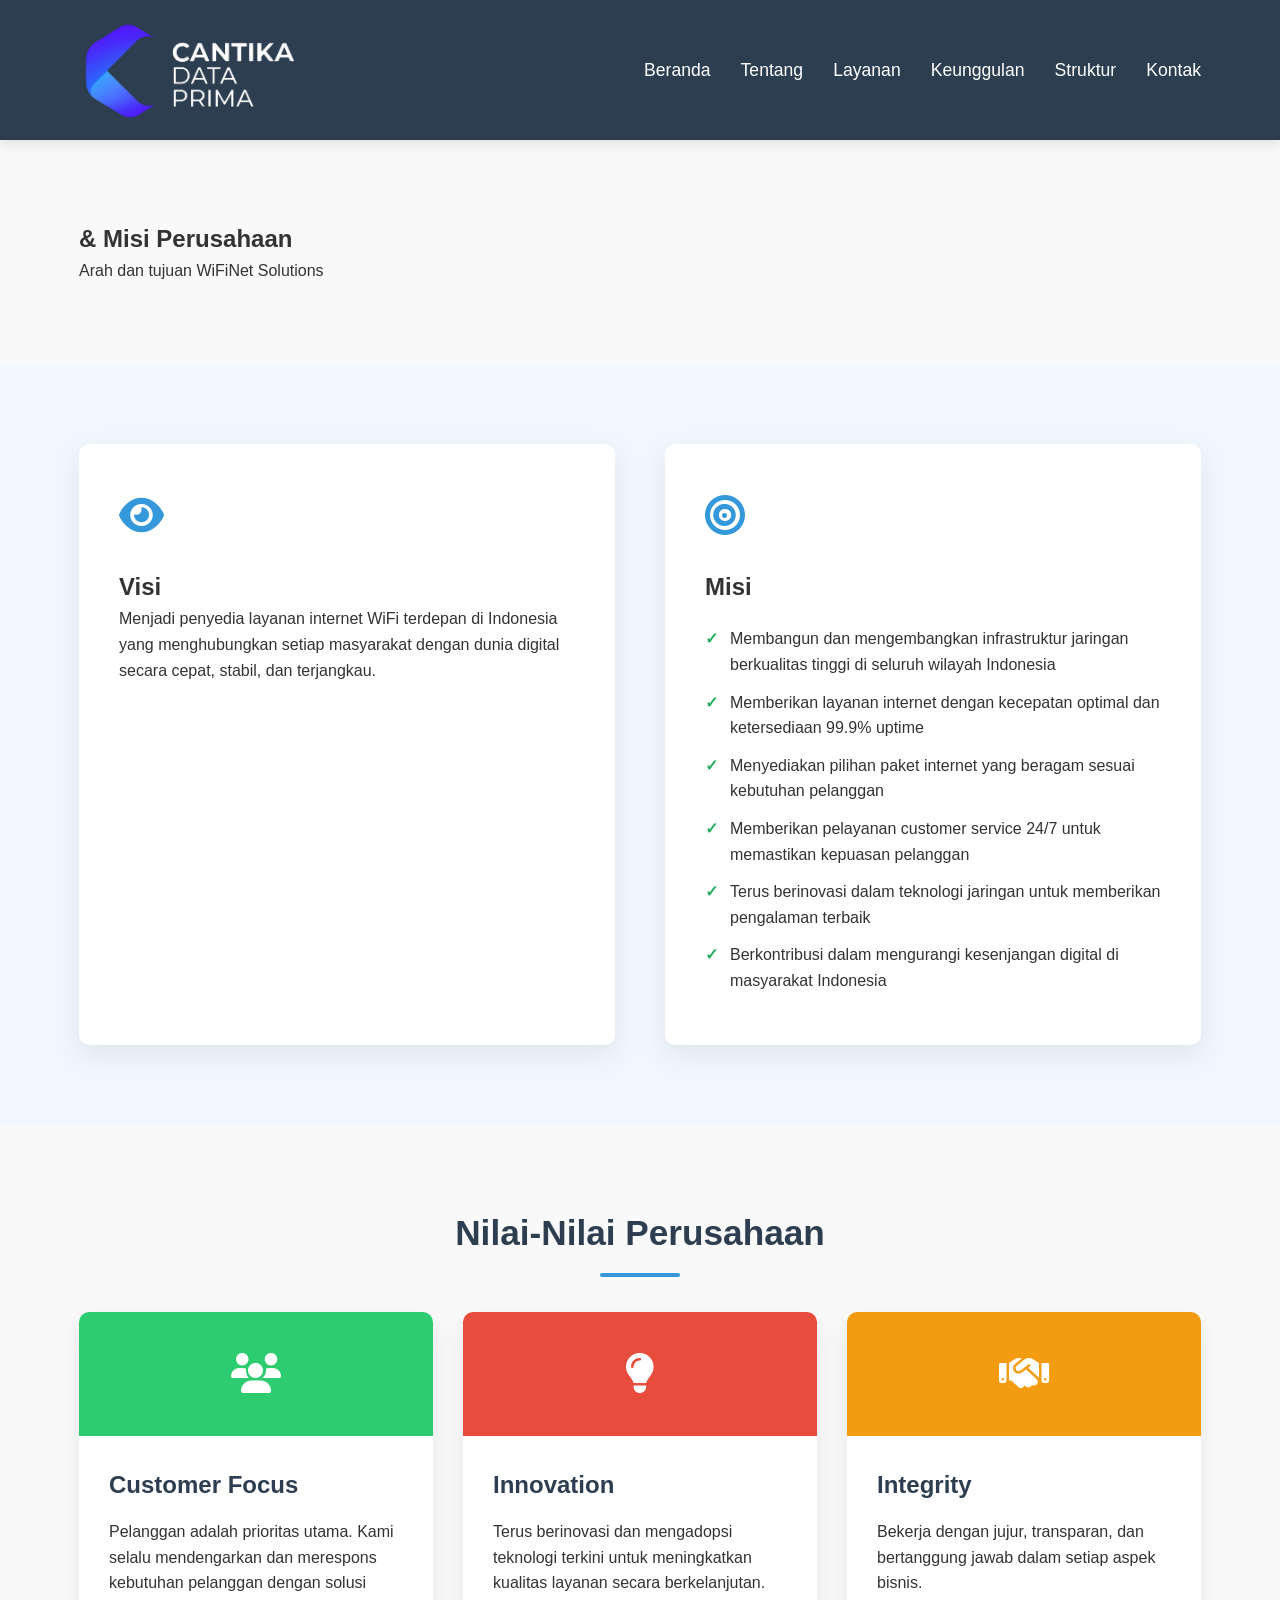
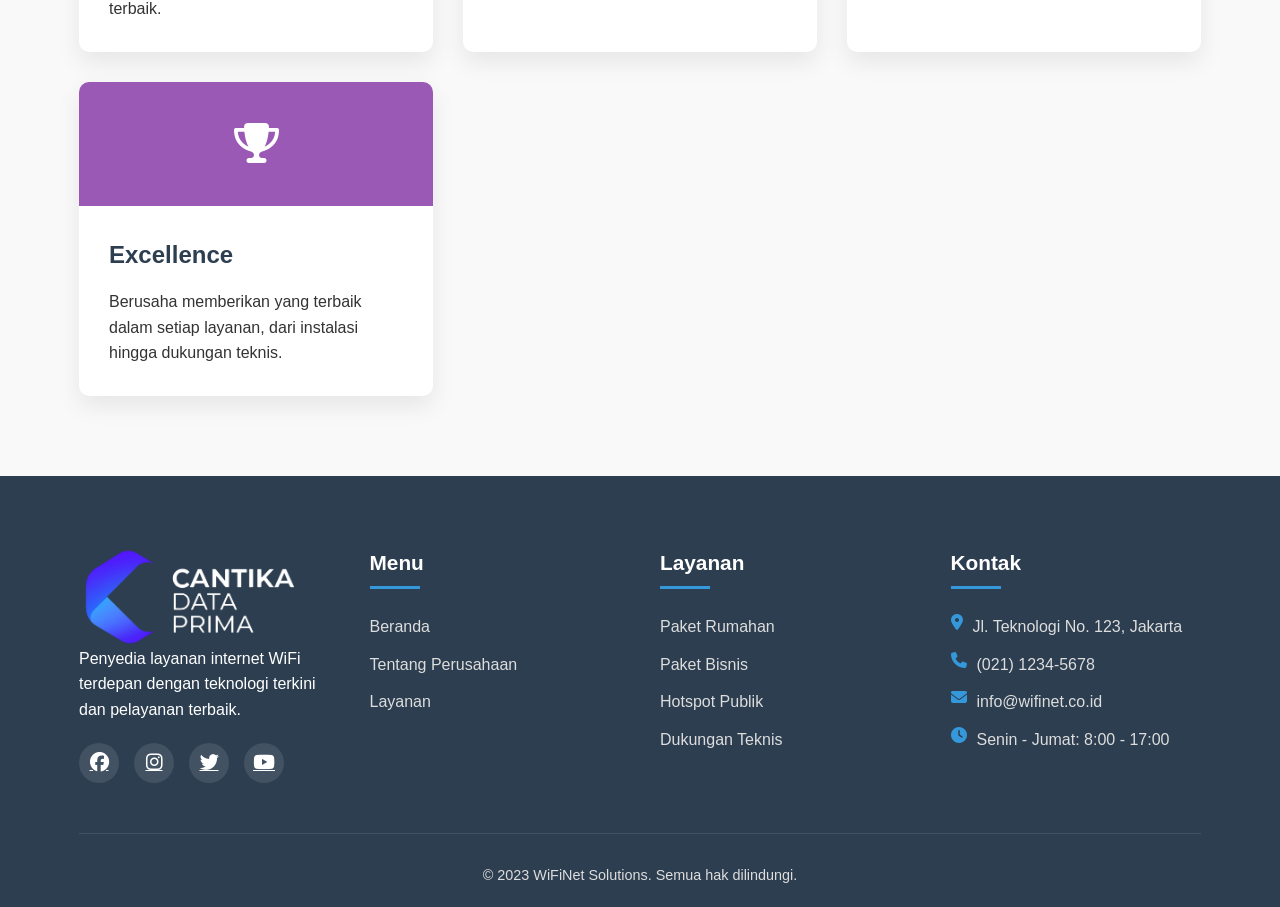
<file: wifi/vision-mission.html>
<!DOCTYPE html>
<html lang="id">
<head>
    <meta charset="UTF-8">
    <meta name="viewport" content="width=device-width, initial-scale=1.0">
    <title>Visi & Misi - WiFiNet Solutions</title>
    <link rel="stylesheet" href="css/style.css">
    <link rel="stylesheet" href="https://cdnjs.cloudflare.com/ajax/libs/font-awesome/6.4.0/css/all.min.css">
</head>
<body>
<header>
    <div class="container header-container">
        <div class="logo-container">
            <div class="logo">
                <img src="images/logo.png" alt="Logo WiFiNet">
                <!-- Atau tambahkan class khusus jika perlu -->
                <!-- <img src="images/logo.png" alt="Logo WiFiNet" class="large-logo"> -->
            </div>
        </div>
        
        <div class="mobile-menu-btn" id="mobileMenuBtn">
            <i class="fas fa-bars"></i>
        </div>
        
        <nav>
            <ul id="navMenu">
                <li><a href="index.html">Beranda</a></li>
                <li><a href="about.html" class="active" >Tentang</a></li>
                <li><a href="services.html">Layanan</a></li>
                <li><a href="advantages.html">Keunggulan</a></li>
                <li><a href="organization.html">Struktur</a></li>
                <li><a href="contact.html">Kontak</a></li>
                <!-- <li><a href="admin-login.html" class="login-btn">Admin Login</a></li> -->
            </ul>
        </nav>
    </div>
</header>

    <section class="page-header">
        <div class="container">
            <h1> & Misi Perusahaan</h1>
            <p>Arah dan tujuan WiFiNet Solutions</p>
        </div>
    </section>

    <section class="vision-mission">
        <div class="container">
            <div class="vm-container">
                <div class="vision">
                    <div class="vision-icon">
                        <i class="fas fa-eye"></i>
                    </div>
                    <h2>Visi</h2>
                    <p>Menjadi penyedia layanan internet WiFi terdepan di Indonesia yang menghubungkan setiap masyarakat dengan dunia digital secara cepat, stabil, dan terjangkau.</p>
                </div>
                
                <div class="mission">
                    <div class="mission-icon">
                        <i class="fas fa-bullseye"></i>
                    </div>
                    <h2>Misi</h2>
                    <ul class="mission-list">
                        <li>Membangun dan mengembangkan infrastruktur jaringan berkualitas tinggi di seluruh wilayah Indonesia</li>
                        <li>Memberikan layanan internet dengan kecepatan optimal dan ketersediaan 99.9% uptime</li>
                        <li>Menyediakan pilihan paket internet yang beragam sesuai kebutuhan pelanggan</li>
                        <li>Memberikan pelayanan customer service 24/7 untuk memastikan kepuasan pelanggan</li>
                        <li>Terus berinovasi dalam teknologi jaringan untuk memberikan pengalaman terbaik</li>
                        <li>Berkontribusi dalam mengurangi kesenjangan digital di masyarakat Indonesia</li>
                    </ul>
                </div>
            </div>
        </div>
    </section>

    <section>
        <div class="container">
            <h2 class="section-title">Nilai-Nilai Perusahaan</h2>
            <div class="services-grid">
                <div class="service-card">
                    <div class="service-icon" style="background-color: #2ecc71;">
                        <i class="fas fa-users"></i>
                    </div>
                    <div class="service-content">
                        <h3>Customer Focus</h3>
                        <p>Pelanggan adalah prioritas utama. Kami selalu mendengarkan dan merespons kebutuhan pelanggan dengan solusi terbaik.</p>
                    </div>
                </div>
                
                <div class="service-card">
                    <div class="service-icon" style="background-color: #e74c3c;">
                        <i class="fas fa-lightbulb"></i>
                    </div>
                    <div class="service-content">
                        <h3>Innovation</h3>
                        <p>Terus berinovasi dan mengadopsi teknologi terkini untuk meningkatkan kualitas layanan secara berkelanjutan.</p>
                    </div>
                </div>
                
                <div class="service-card">
                    <div class="service-icon" style="background-color: #f39c12;">
                        <i class="fas fa-handshake"></i>
                    </div>
                    <div class="service-content">
                        <h3>Integrity</h3>
                        <p>Bekerja dengan jujur, transparan, dan bertanggung jawab dalam setiap aspek bisnis.</p>
                    </div>
                </div>
                
                <div class="service-card">
                    <div class="service-icon" style="background-color: #9b59b6;">
                        <i class="fas fa-trophy"></i>
                    </div>
                    <div class="service-content">
                        <h3>Excellence</h3>
                        <p>Berusaha memberikan yang terbaik dalam setiap layanan, dari instalasi hingga dukungan teknis.</p>
                    </div>
                </div>
            </div>
        </div>
    </section>

    <footer>
        <div class="container">
            <div class="footer-grid">
                <div class="footer-col">
            <div class="logo">
                <img src="images/logo.png" alt="Logo WiFiNet">
                    </div>
                    <p>Penyedia layanan internet WiFi terdepan dengan teknologi terkini dan pelayanan terbaik.</p>
                    <div class="social-links">
                        <a href="#"><i class="fab fa-facebook"></i></a>
                        <a href="#"><i class="fab fa-instagram"></i></a>
                        <a href="#"><i class="fab fa-twitter"></i></a>
                        <a href="#"><i class="fab fa-youtube"></i></a>
                    </div>
                </div>
                
                <div class="footer-col">
                    <h3>Menu</h3>
                    <ul>
                        <li><a href="index.html">Beranda</a></li>
                        <li><a href="about.html">Tentang Perusahaan</a></li>
                        <li><a href="services.html">Layanan</a></li>
                    </ul>
                </div>
                
                <div class="footer-col">
                    <h3>Layanan</h3>
                    <ul>
                        <li><a href="services.html#home">Paket Rumahan</a></li>
                        <li><a href="services.html#business">Paket Bisnis</a></li>
                        <li><a href="services.html#public">Hotspot Publik</a></li>
                        <li><a href="services.html#support">Dukungan Teknis</a></li>
                    </ul>
                </div>
                
                <div class="footer-col">
                    <h3>Kontak</h3>
                    <ul class="contact-info">
                        <li><i class="fas fa-map-marker-alt"></i> Jl. Teknologi No. 123, Jakarta</li>
                        <li><i class="fas fa-phone"></i> (021) 1234-5678</li>
                        <li><i class="fas fa-envelope"></i> info@wifinet.co.id</li>
                        <li><i class="fas fa-clock"></i> Senin - Jumat: 8:00 - 17:00</li>
                    </ul>
                </div>
            </div>
            
            <div class="footer-bottom">
                <p>&copy; 2023 WiFiNet Solutions. Semua hak dilindungi.</p>
            </div>
        </div>
    </footer>

    <script src="js/main.js"></script>
</body>
</html>
</file>
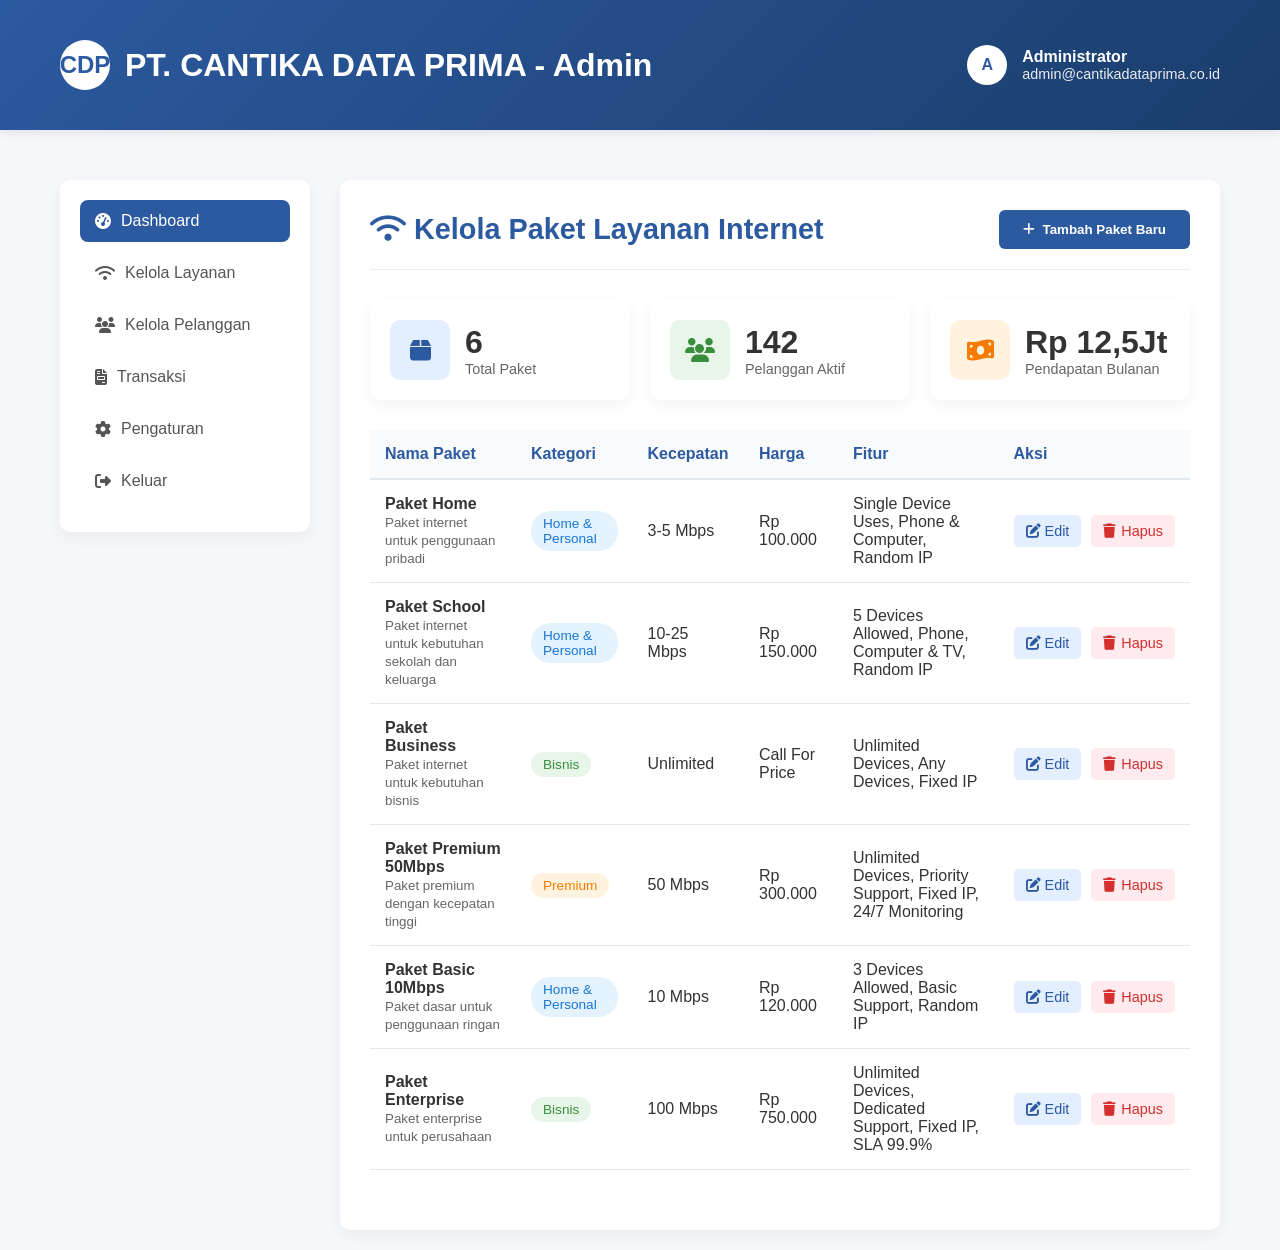
<file: wifi/admin/admin_services.html>
<!DOCTYPE html>
<html lang="id">
<head>
    <meta charset="UTF-8">
    <meta name="viewport" content="width=device-width, initial-scale=1.0">
    <title>Admin Dashboard - Kelola Layanan</title>
    <link rel="stylesheet" href="https://cdnjs.cloudflare.com/ajax/libs/font-awesome/6.4.0/css/all.min.css">
    <link rel="stylesheet" href="https://cdnjs.cloudflare.com/ajax/libs/font-awesome/6.4.0/css/all.min.css">
    <style>
        /* Reset dan Base Styles */
        * {
            margin: 0;
            padding: 0;
            box-sizing: border-box;
            font-family: 'Segoe UI', Tahoma, Geneva, Verdana, sans-serif;
        }

        body {
            background-color: #f5f7fa;
            color: #333;
        }

        .container {
            max-width: 1200px;
            margin: 0 auto;
            padding: 20px;
        }

        /* Header */
        .admin-header {
            background: linear-gradient(135deg, #2c5aa0 0%, #1a3d6b 100%);
            color: white;
            padding: 20px 0;
            box-shadow: 0 2px 10px rgba(0, 0, 0, 0.1);
            margin-bottom: 30px;
        }

        .header-content {
            display: flex;
            justify-content: space-between;
            align-items: center;
        }

        .logo-area {
            display: flex;
            align-items: center;
            gap: 15px;
        }

        .logo {
            width: 50px;
            height: 50px;
            background-color: white;
            border-radius: 50%;
            display: flex;
            align-items: center;
            justify-content: center;
            font-weight: bold;
            color: #2c5aa0;
            font-size: 1.5rem;
        }

        .admin-info {
            display: flex;
            align-items: center;
            gap: 15px;
        }

        .admin-avatar {
            width: 40px;
            height: 40px;
            border-radius: 50%;
            background-color: white;
            color: #2c5aa0;
            display: flex;
            align-items: center;
            justify-content: center;
            font-weight: bold;
        }

        /* Dashboard Layout */
        .dashboard {
            display: grid;
            grid-template-columns: 250px 1fr;
            gap: 30px;
        }

        /* Sidebar */
        .sidebar {
            background-color: white;
            border-radius: 10px;
            box-shadow: 0 5px 15px rgba(0, 0, 0, 0.05);
            padding: 20px;
            height: fit-content;
        }

        .sidebar-menu {
            list-style: none;
        }

        .sidebar-menu li {
            margin-bottom: 10px;
        }

        .sidebar-menu a {
            display: flex;
            align-items: center;
            padding: 12px 15px;
            color: #555;
            text-decoration: none;
            border-radius: 8px;
            transition: all 0.3s;
            gap: 10px;
        }

        .sidebar-menu a:hover {
            background-color: #f0f7ff;
            color: #2c5aa0;
        }

        .sidebar-menu a.active {
            background-color: #2c5aa0;
            color: white;
        }

        /* Main Content */
        .main-content {
            background-color: white;
            border-radius: 10px;
            box-shadow: 0 5px 15px rgba(0, 0, 0, 0.05);
            padding: 30px;
        }

        .content-header {
            display: flex;
            justify-content: space-between;
            align-items: center;
            margin-bottom: 30px;
            padding-bottom: 20px;
            border-bottom: 1px solid #eee;
        }

        .content-header h1 {
            color: #2c5aa0;
            font-size: 1.8rem;
        }

        /* Table Styles */
        .data-table {
            width: 100%;
            border-collapse: collapse;
            margin-bottom: 30px;
        }

        .data-table th {
            background-color: #f8fafc;
            color: #2c5aa0;
            padding: 15px;
            text-align: left;
            font-weight: 600;
            border-bottom: 2px solid #e1e8f0;
        }

        .data-table td {
            padding: 15px;
            border-bottom: 1px solid #e1e8f0;
        }

        .data-table tr:hover {
            background-color: #f9fafb;
        }

        /* Badges */
        .badge {
            display: inline-block;
            padding: 5px 12px;
            border-radius: 20px;
            font-size: 0.85rem;
            font-weight: 500;
        }

        .badge-home {
            background-color: #e3f2fd;
            color: #1976d2;
        }

        .badge-business {
            background-color: #e8f5e9;
            color: #388e3c;
        }

        .badge-premium {
            background-color: #fff3e0;
            color: #f57c00;
        }

        /* Action Buttons */
        .action-buttons {
            display: flex;
            gap: 10px;
        }

        .btn-edit, .btn-delete {
            padding: 8px 12px;
            border: none;
            border-radius: 5px;
            cursor: pointer;
            font-size: 0.9rem;
            display: flex;
            align-items: center;
            gap: 5px;
            transition: all 0.3s;
        }

        .btn-edit {
            background-color: #e3eeff;
            color: #2c5aa0;
        }

        .btn-edit:hover {
            background-color: #2c5aa0;
            color: white;
        }

        .btn-delete {
            background-color: #ffebee;
            color: #d32f2f;
        }

        .btn-delete:hover {
            background-color: #d32f2f;
            color: white;
        }

        /* Primary Button */
        .btn-primary {
            background-color: #2c5aa0;
            color: white;
            border: none;
            padding: 12px 24px;
            border-radius: 6px;
            cursor: pointer;
            font-weight: 600;
            display: flex;
            align-items: center;
            gap: 8px;
            transition: all 0.3s;
        }

        .btn-primary:hover {
            background-color: #1a3d6b;
            transform: translateY(-2px);
        }

        /* Modal */
        .modal {
            display: none;
            position: fixed;
            top: 0;
            left: 0;
            width: 100%;
            height: 100%;
            background-color: rgba(0, 0, 0, 0.5);
            z-index: 1000;
            justify-content: center;
            align-items: center;
        }

        .modal-content {
            background-color: white;
            width: 90%;
            max-width: 600px;
            border-radius: 10px;
            box-shadow: 0 10px 30px rgba(0, 0, 0, 0.2);
            animation: modalFadeIn 0.3s;
        }

        @keyframes modalFadeIn {
            from { opacity: 0; transform: translateY(-20px); }
            to { opacity: 1; transform: translateY(0); }
        }

        .modal-header {
            padding: 20px 30px;
            background-color: #2c5aa0;
            color: white;
            border-radius: 10px 10px 0 0;
            display: flex;
            justify-content: space-between;
            align-items: center;
        }

        .modal-header h2 {
            font-size: 1.5rem;
        }

        .modal-close {
            background: none;
            border: none;
            color: white;
            font-size: 1.5rem;
            cursor: pointer;
        }

        .modal-body {
            padding: 30px;
        }

        /* Form Styles */
        .form-group {
            margin-bottom: 20px;
        }

        .form-group label {
            display: block;
            margin-bottom: 8px;
            font-weight: 500;
            color: #555;
        }

        .form-control {
            width: 100%;
            padding: 12px 15px;
            border: 1px solid #ddd;
            border-radius: 6px;
            font-size: 1rem;
            transition: border-color 0.3s;
        }

        .form-control:focus {
            outline: none;
            border-color: #2c5aa0;
            box-shadow: 0 0 0 3px rgba(44, 90, 160, 0.1);
        }

        .form-row {
            display: grid;
            grid-template-columns: 1fr 1fr;
            gap: 20px;
        }

        .form-actions {
            display: flex;
            justify-content: flex-end;
            gap: 15px;
            margin-top: 30px;
            padding-top: 20px;
            border-top: 1px solid #eee;
        }

        .btn-cancel {
            background-color: #f5f5f5;
            color: #666;
            border: none;
            padding: 12px 24px;
            border-radius: 6px;
            cursor: pointer;
            font-weight: 500;
            transition: all 0.3s;
        }

        .btn-cancel:hover {
            background-color: #e0e0e0;
        }

        /* Stats Cards */
        .stats-grid {
            display: grid;
            grid-template-columns: repeat(auto-fit, minmax(200px, 1fr));
            gap: 20px;
            margin-bottom: 30px;
        }

        .stat-card {
            background-color: white;
            border-radius: 10px;
            padding: 20px;
            box-shadow: 0 5px 15px rgba(0, 0, 0, 0.05);
            display: flex;
            align-items: center;
            gap: 15px;
        }

        .stat-icon {
            width: 60px;
            height: 60px;
            border-radius: 10px;
            display: flex;
            align-items: center;
            justify-content: center;
            font-size: 1.5rem;
        }

        .stat-icon.packages {
            background-color: #e3eeff;
            color: #2c5aa0;
        }

        .stat-icon.users {
            background-color: #e8f5e9;
            color: #388e3c;
        }

        .stat-icon.revenue {
            background-color: #fff3e0;
            color: #f57c00;
        }

        .stat-info h3 {
            font-size: 2rem;
            color: #333;
        }

        .stat-info p {
            color: #666;
            font-size: 0.9rem;
        }

        /* Alert Messages */
        .alert {
            padding: 15px 20px;
            border-radius: 6px;
            margin-bottom: 20px;
            display: flex;
            align-items: center;
            gap: 10px;
        }

        .alert-success {
            background-color: #e8f5e9;
            color: #2e7d32;
            border-left: 4px solid #4caf50;
        }

        .alert-error {
            background-color: #ffebee;
            color: #c62828;
            border-left: 4px solid #f44336;
        }

        /* Responsive */
        @media (max-width: 992px) {
            .dashboard {
                grid-template-columns: 1fr;
            }
            
            .sidebar {
                order: 2;
            }
        }

        @media (max-width: 768px) {
            .form-row {
                grid-template-columns: 1fr;
            }
            
            .data-table {
                display: block;
                overflow-x: auto;
            }
            
            .action-buttons {
                flex-direction: column;
            }
            
            .content-header {
                flex-direction: column;
                align-items: flex-start;
                gap: 15px;
            }
        }
    </style>
</head>
<body>
    <!-- Header -->
    <header class="admin-header">
        <div class="container">
            <div class="header-content">
                <div class="logo-area">
                    <div class="logo">CDP</div>
                    <h1>PT. CANTIKA DATA PRIMA - Admin</h1>
                </div>
                <div class="admin-info">
                    <div class="admin-avatar">A</div>
                    <div>
                        <p style="font-weight: bold;">Administrator</p>
                        <p style="font-size: 0.9rem; opacity: 0.9;">admin@cantikadataprima.co.id</p>
                    </div>
                </div>
            </div>
        </div>
    </header>

    <div class="container">
        <div class="dashboard">
            <!-- Sidebar -->
            <aside class="sidebar">
                <ul class="sidebar-menu">
                    <li><a href="dashboard.html" class="active"><i class="fas fa-tachometer-alt"></i> Dashboard</a></li>
                    <li><a href="admin_services.html"><i class="fas fa-wifi"></i> Kelola Layanan</a></li>
                    <li><a href="#"><i class="fas fa-users"></i> Kelola Pelanggan</a></li>
                    <li><a href="#"><i class="fas fa-file-invoice"></i> Transaksi</a></li>
                    <li><a href="#"><i class="fas fa-cog"></i> Pengaturan</a></li>
                    <li><a href="index.html"><i class="fas fa-sign-out-alt"></i> Keluar</a></li>
                </ul>
            </aside>

            <!-- Main Content -->
            <main class="main-content">
                <div class="content-header">
                    <h1><i class="fas fa-wifi"></i> Kelola Paket Layanan Internet</h1>
                    <button class="btn-primary" id="addServiceBtn">
                        <i class="fas fa-plus"></i> Tambah Paket Baru
                    </button>
                </div>

                <!-- Stats Cards -->
                <div class="stats-grid">
                    <div class="stat-card">
                        <div class="stat-icon packages">
                            <i class="fas fa-box"></i>
                        </div>
                        <div class="stat-info">
                            <h3 id="totalPackages">6</h3>
                            <p>Total Paket</p>
                        </div>
                    </div>
                    <div class="stat-card">
                        <div class="stat-icon users">
                            <i class="fas fa-users"></i>
                        </div>
                        <div class="stat-info">
                            <h3>142</h3>
                            <p>Pelanggan Aktif</p>
                        </div>
                    </div>
                    <div class="stat-card">
                        <div class="stat-icon revenue">
                            <i class="fas fa-money-bill-wave"></i>
                        </div>
                        <div class="stat-info">
                            <h3>Rp 12,5Jt</h3>
                            <p>Pendapatan Bulanan</p>
                        </div>
                    </div>
                </div>

                <!-- Alert Message Area -->
                <div id="alertContainer"></div>

                <!-- Services Table -->
                <table class="data-table" id="servicesTable">
                    <thead>
                        <tr>
                            <th>Nama Paket</th>
                            <th>Kategori</th>
                            <th>Kecepatan</th>
                            <th>Harga</th>
                            <th>Fitur</th>
                            <th>Aksi</th>
                        </tr>
                    </thead>
                    <tbody id="servicesTableBody">
                        <!-- Data akan diisi oleh JavaScript -->
                    </tbody>
                </table>
            </main>
        </div>
    </div>

    <!-- Add/Edit Modal -->
    <div class="modal" id="serviceModal">
        <div class="modal-content">
            <div class="modal-header">
                <h2 id="modalTitle">Tambah Paket Layanan Baru</h2>
                <button class="modal-close" id="modalClose">&times;</button>
            </div>
            <div class="modal-body">
                <form id="serviceForm">
                    <div class="form-row">
                        <div class="form-group">
                            <label for="packageName">Nama Paket *</label>
                            <input type="text" id="packageName" class="form-control" required>
                        </div>
                        <div class="form-group">
                            <label for="packageCategory">Kategori *</label>
                            <select id="packageCategory" class="form-control" required>
                                <option value="">Pilih Kategori</option>
                                <option value="home">Home & Personal</option>
                                <option value="business">Bisnis</option>
                                <option value="premium">Premium</option>
                            </select>
                        </div>
                    </div>
                    
                    <div class="form-row">
                        <div class="form-group">
                            <label for="packageSpeed">Kecepatan (Mbps) *</label>
                            <input type="text" id="packageSpeed" class="form-control" placeholder="Contoh: 10-25 Mbps" required>
                        </div>
                        <div class="form-group">
                            <label for="packagePrice">Harga *</label>
                            <input type="text" id="packagePrice" class="form-control" placeholder="Contoh: Rp 150.000" required>
                        </div>
                    </div>
                    
                    <div class="form-group">
                        <label for="packageFeatures">Fitur (pisahkan dengan koma) *</label>
                        <textarea id="packageFeatures" class="form-control" rows="3" placeholder="Contoh: 5 Devices Allowed, Phone & Computer, Random IP" required></textarea>
                    </div>
                    
                    <div class="form-group">
                        <label for="packageDescription">Deskripsi (Opsional)</label>
                        <textarea id="packageDescription" class="form-control" rows="3" placeholder="Deskripsi lengkap paket..."></textarea>
                    </div>
                    
                    <div class="form-actions">
                        <button type="button" class="btn-cancel" id="cancelBtn">Batal</button>
                        <button type="submit" class="btn-primary" id="saveBtn">Simpan Paket</button>
                    </div>
                    
                    <input type="hidden" id="packageId">
                </form>
            </div>
        </div>
    </div>

    <!-- Delete Confirmation Modal -->
    <div class="modal" id="deleteModal">
        <div class="modal-content" style="max-width: 500px;">
            <div class="modal-header" style="background-color: #d32f2f;">
                <h2>Konfirmasi Hapus</h2>
                <button class="modal-close" id="deleteModalClose">&times;</button>
            </div>
            <div class="modal-body">
                <p style="font-size: 1.1rem; margin-bottom: 20px;">Apakah Anda yakin ingin menghapus paket <strong id="deletePackageName"></strong>?</p>
                <p style="color: #666; margin-bottom: 30px;">Tindakan ini tidak dapat dibatalkan.</p>
                <div class="form-actions">
                    <button type="button" class="btn-cancel" id="cancelDeleteBtn">Batal</button>
                    <button type="button" class="btn-primary" id="confirmDeleteBtn" style="background-color: #d32f2f;">Ya, Hapus</button>
                </div>
                <input type="hidden" id="deletePackageId">
            </div>
        </div>
    </div>

    <script>
        // Inisialisasi data paket layanan
        let services = [
            {
                id: 1,
                name: "Paket Home",
                category: "home",
                speed: "3-5 Mbps",
                price: "Rp 100.000",
                features: ["Single Device Uses", "Phone & Computer", "Random IP"],
                description: "Paket internet untuk penggunaan pribadi"
            },
            {
                id: 2,
                name: "Paket School",
                category: "home",
                speed: "10-25 Mbps",
                price: "Rp 150.000",
                features: ["5 Devices Allowed", "Phone, Computer & TV", "Random IP"],
                description: "Paket internet untuk kebutuhan sekolah dan keluarga"
            },
            {
                id: 3,
                name: "Paket Business",
                category: "business",
                speed: "Unlimited",
                price: "Call For Price",
                features: ["Unlimited Devices", "Any Devices", "Fixed IP"],
                description: "Paket internet untuk kebutuhan bisnis"
            },
            {
                id: 4,
                name: "Paket Premium 50Mbps",
                category: "premium",
                speed: "50 Mbps",
                price: "Rp 300.000",
                features: ["Unlimited Devices", "Priority Support", "Fixed IP", "24/7 Monitoring"],
                description: "Paket premium dengan kecepatan tinggi"
            },
            {
                id: 5,
                name: "Paket Basic 10Mbps",
                category: "home",
                speed: "10 Mbps",
                price: "Rp 120.000",
                features: ["3 Devices Allowed", "Basic Support", "Random IP"],
                description: "Paket dasar untuk penggunaan ringan"
            },
            {
                id: 6,
                name: "Paket Enterprise",
                category: "business",
                speed: "100 Mbps",
                price: "Rp 750.000",
                features: ["Unlimited Devices", "Dedicated Support", "Fixed IP", "SLA 99.9%"],
                description: "Paket enterprise untuk perusahaan"
            }
        ];

        // DOM Elements
        const servicesTableBody = document.getElementById('servicesTableBody');
        const serviceModal = document.getElementById('serviceModal');
        const deleteModal = document.getElementById('deleteModal');
        const addServiceBtn = document.getElementById('addServiceBtn');
        const serviceForm = document.getElementById('serviceForm');
        const alertContainer = document.getElementById('alertContainer');
        const totalPackagesElement = document.getElementById('totalPackages');

        // Variabel untuk mode edit
        let isEditMode = false;
        let currentEditId = null;

        // Fungsi untuk menampilkan alert
        function showAlert(message, type = 'success') {
            const alert = document.createElement('div');
            alert.className = `alert alert-${type}`;
            alert.innerHTML = `
                <i class="fas fa-${type === 'success' ? 'check-circle' : 'exclamation-circle'}"></i>
                ${message}
            `;
            
            alertContainer.innerHTML = '';
            alertContainer.appendChild(alert);
            
            // Hapus alert setelah 5 detik
            setTimeout(() => {
                alert.style.opacity = '0';
                alert.style.transition = 'opacity 0.5s';
                setTimeout(() => {
                    if (alert.parentNode) {
                        alert.parentNode.removeChild(alert);
                    }
                }, 500);
            }, 5000);
        }

        // Fungsi untuk merender tabel
        function renderTable() {
            servicesTableBody.innerHTML = '';
            
            services.forEach(service => {
                const row = document.createElement('tr');
                
                // Tentukan badge berdasarkan kategori
                let badgeClass = '';
                let categoryText = '';
                
                switch(service.category) {
                    case 'home':
                        badgeClass = 'badge-home';
                        categoryText = 'Home & Personal';
                        break;
                    case 'business':
                        badgeClass = 'badge-business';
                        categoryText = 'Bisnis';
                        break;
                    case 'premium':
                        badgeClass = 'badge-premium';
                        categoryText = 'Premium';
                        break;
                }
                
                // Format fitur menjadi string
                const featuresText = service.features.join(', ');
                
                row.innerHTML = `
                    <td>
                        <strong>${service.name}</strong>
                        ${service.description ? `<br><small style="color: #666;">${service.description}</small>` : ''}
                    </td>
                    <td><span class="badge ${badgeClass}">${categoryText}</span></td>
                    <td>${service.speed}</td>
                    <td>${service.price}</td>
                    <td>${featuresText}</td>
                    <td>
                        <div class="action-buttons">
                            <button class="btn-edit" onclick="editService(${service.id})">
                                <i class="fas fa-edit"></i> Edit
                            </button>
                            <button class="btn-delete" onclick="showDeleteModal(${service.id}, '${service.name}')">
                                <i class="fas fa-trash"></i> Hapus
                            </button>
                        </div>
                    </td>
                `;
                
                servicesTableBody.appendChild(row);
            });
            
            // Update total paket
            totalPackagesElement.textContent = services.length;
        }

        // Fungsi untuk membuka modal tambah/edit
        function openServiceModal(service = null) {
            const modalTitle = document.getElementById('modalTitle');
            const packageId = document.getElementById('packageId');
            const packageName = document.getElementById('packageName');
            const packageCategory = document.getElementById('packageCategory');
            const packageSpeed = document.getElementById('packageSpeed');
            const packagePrice = document.getElementById('packagePrice');
            const packageFeatures = document.getElementById('packageFeatures');
            const packageDescription = document.getElementById('packageDescription');
            
            if (service) {
                // Mode edit
                isEditMode = true;
                currentEditId = service.id;
                modalTitle.textContent = 'Edit Paket Layanan';
                packageId.value = service.id;
                packageName.value = service.name;
                packageCategory.value = service.category;
                packageSpeed.value = service.speed;
                packagePrice.value = service.price;
                packageFeatures.value = service.features.join(', ');
                packageDescription.value = service.description || '';
            } else {
                // Mode tambah
                isEditMode = false;
                currentEditId = null;
                modalTitle.textContent = 'Tambah Paket Layanan Baru';
                serviceForm.reset();
                packageId.value = '';
            }
            
            serviceModal.style.display = 'flex';
        }

        // Fungsi untuk menutup modal
        function closeServiceModal() {
            serviceModal.style.display = 'none';
            serviceForm.reset();
            isEditMode = false;
            currentEditId = null;
        }

        // Fungsi untuk edit service
        function editService(id) {
            const service = services.find(s => s.id === id);
            if (service) {
                openServiceModal(service);
            }
        }

        // Fungsi untuk menampilkan modal konfirmasi hapus
        function showDeleteModal(id, name) {
            document.getElementById('deletePackageId').value = id;
            document.getElementById('deletePackageName').textContent = name;
            deleteModal.style.display = 'flex';
        }

        // Fungsi untuk menghapus service
        function deleteService(id) {
            const index = services.findIndex(s => s.id === id);
            if (index !== -1) {
                services.splice(index, 1);
                renderTable();
                showAlert('Paket berhasil dihapus!', 'success');
            }
            deleteModal.style.display = 'none';
        }

        // Event Listeners
        addServiceBtn.addEventListener('click', () => openServiceModal());

        // Tutup modal saat klik tombol close atau di luar modal
        document.getElementById('modalClose').addEventListener('click', closeServiceModal);
        document.getElementById('cancelBtn').addEventListener('click', closeServiceModal);
        
        document.getElementById('deleteModalClose').addEventListener('click', () => {
            deleteModal.style.display = 'none';
        });
        
        document.getElementById('cancelDeleteBtn').addEventListener('click', () => {
            deleteModal.style.display = 'none';
        });
        
        document.getElementById('confirmDeleteBtn').addEventListener('click', () => {
            const id = parseInt(document.getElementById('deletePackageId').value);
            deleteService(id);
        });

        // Submit form
        serviceForm.addEventListener('submit', function(e) {
            e.preventDefault();
            
            const packageId = document.getElementById('packageId').value;
            const packageName = document.getElementById('packageName').value;
            const packageCategory = document.getElementById('packageCategory').value;
            const packageSpeed = document.getElementById('packageSpeed').value;
            const packagePrice = document.getElementById('packagePrice').value;
            const packageFeatures = document.getElementById('packageFeatures').value.split(',').map(f => f.trim());
            const packageDescription = document.getElementById('packageDescription').value;
            
            if (isEditMode && currentEditId) {
                // Update existing service
                const index = services.findIndex(s => s.id === currentEditId);
                if (index !== -1) {
                    services[index] = {
                        id: currentEditId,
                        name: packageName,
                        category: packageCategory,
                        speed: packageSpeed,
                        price: packagePrice,
                        features: packageFeatures,
                        description: packageDescription
                    };
                    
                    showAlert('Paket berhasil diperbarui!', 'success');
                }
            } else {
                // Add new service
                const newId = services.length > 0 ? Math.max(...services.map(s => s.id)) + 1 : 1;
                services.push({
                    id: newId,
                    name: packageName,
                    category: packageCategory,
                    speed: packageSpeed,
                    price: packagePrice,
                    features: packageFeatures,
                    description: packageDescription
                });
                
                showAlert('Paket baru berhasil ditambahkan!', 'success');
            }
            
            renderTable();
            closeServiceModal();
        });

        // Tutup modal saat klik di luar konten modal
        window.addEventListener('click', (e) => {
            if (e.target === serviceModal) {
                closeServiceModal();
            }
            if (e.target === deleteModal) {
                deleteModal.style.display = 'none';
            }
        });

        // Inisialisasi halaman
        document.addEventListener('DOMContentLoaded', function() {
            renderTable();
            
            // Simpan data ke localStorage jika belum ada
            if (!localStorage.getItem('services')) {
                localStorage.setItem('services', JSON.stringify(services));
            } else {
                // Load data dari localStorage
                services = JSON.parse(localStorage.getItem('services'));
                renderTable();
            }
        });

        // Simpan data ke localStorage setiap kali ada perubahan
        function saveToLocalStorage() {
            localStorage.setItem('services', JSON.stringify(services));
        }

        // Modifikasi fungsi-fungsi yang mengubah data untuk menyimpan ke localStorage
        const originalDeleteService = deleteService;
        deleteService = function(id) {
            originalDeleteService(id);
            saveToLocalStorage();
        };

        // Modifikasi event listener untuk form submit
        const originalSubmitHandler = serviceForm.addEventListener;
        serviceForm.addEventListener = function(type, handler) {
            if (type === 'submit') {
                serviceForm.addEventListener('submit', function(e) {
                    handler(e);
                    saveToLocalStorage();
                });
            } else {
                serviceForm.addEventListener(type, handler);
            }
        };

        // Load data dari localStorage saat halaman dimuat
        window.addEventListener('load', function() {
            const savedServices = localStorage.getItem('services');
            if (savedServices) {
                services = JSON.parse(savedServices);
                renderTable();
            }
        });
    </script>
</body>
</html>
</file>
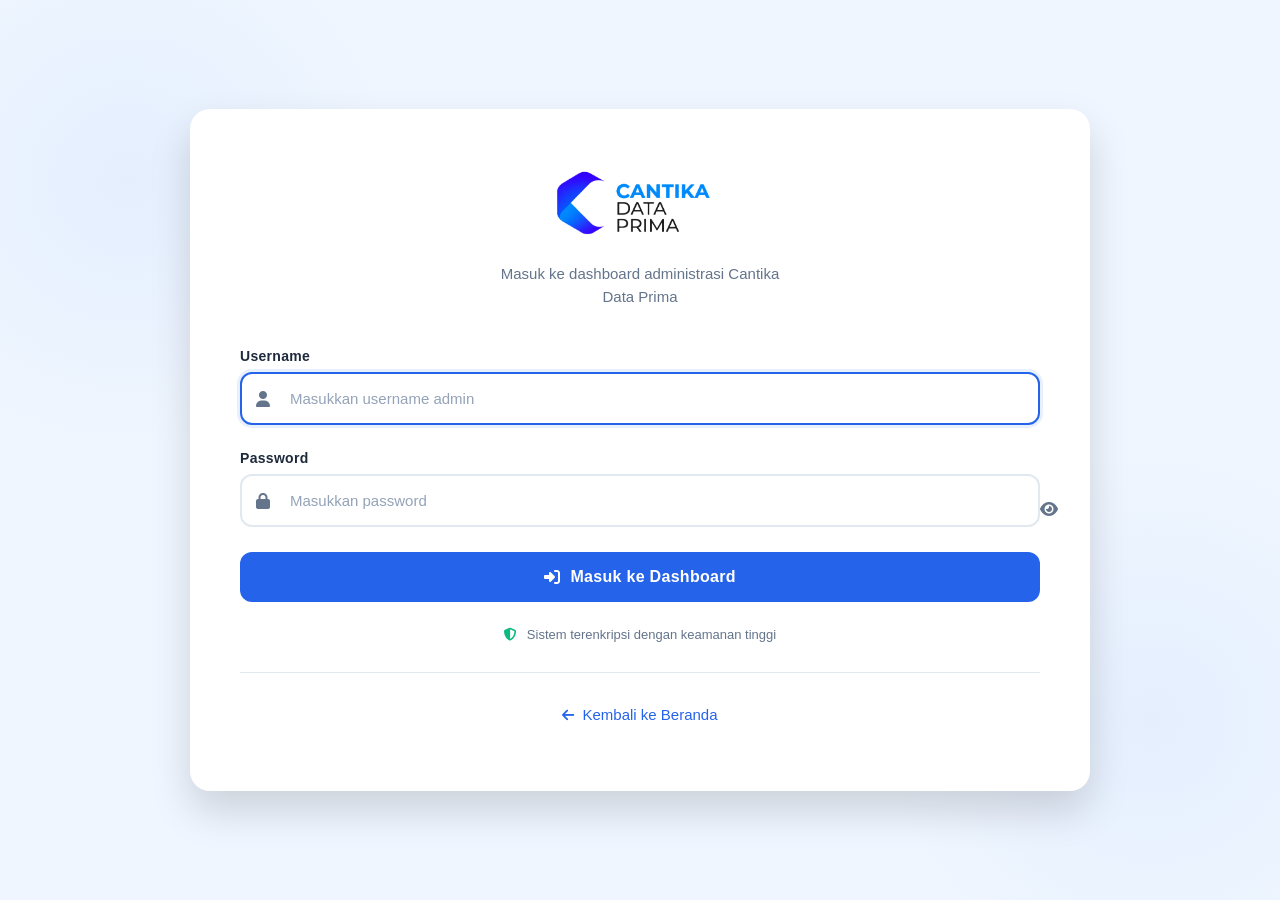
<file: wifi/admin/login.html>
<!DOCTYPE html>
<html lang="id">
<head>
    <meta charset="UTF-8">
    <meta name="viewport" content="width=device-width, initial-scale=1.0">
    <title>Admin Login - Cantika Data Prima</title>
    <link rel="stylesheet" href="https://cdnjs.cloudflare.com/ajax/libs/font-awesome/6.4.0/css/all.min.css">
    <style>
        :root {
            --primary-color: #2563eb;
            --primary-dark: #1d4ed8;
            --secondary-color: #3b82f6;
            --light-blue: #eff6ff;
            --text-dark: #1e293b;
            --text-light: #64748b;
            --border-color: #e2e8f0;
            --success-color: #10b981;
            --error-color: #ef4444;
            --shadow: 0 10px 25px rgba(0, 0, 0, 0.1);
            --shadow-lg: 0 20px 40px rgba(0, 0, 0, 0.15);
        }

        * {
            margin: 0;
            padding: 0;
            box-sizing: border-box;
            font-family: 'Inter', -apple-system, BlinkMacSystemFont, 'Segoe UI', Roboto, sans-serif;
        }

        body {
            background-color: var(--light-blue);
            min-height: 100vh;
            display: flex;
            justify-content: center;
            align-items: center;
            padding: 20px;
            position: relative;
            overflow-x: hidden;
        }

        /* Background pattern */
        body::before {
            content: '';
            position: absolute;
            top: 0;
            left: 0;
            width: 100%;
            height: 100%;
            background-image: 
                radial-gradient(circle at 10% 20%, rgba(37, 99, 235, 0.05) 0%, transparent 20%),
                radial-gradient(circle at 90% 80%, rgba(37, 99, 235, 0.05) 0%, transparent 20%);
            z-index: -1;
        }

        /* Notification styling */
        .notification {
            position: fixed;
            top: 25px;
            right: 25px;
            padding: 16px 24px;
            background: white;
            color: var(--text-dark);
            border-radius: 12px;
            box-shadow: var(--shadow-lg);
            z-index: 1000;
            display: none;
            animation: slideInRight 0.3s ease-out;
            border-left: 4px solid var(--success-color);
            max-width: 350px;
            font-weight: 500;
            align-items: center;
            gap: 12px;
        }

        .notification.error {
            border-left-color: var(--error-color);
        }

        .notification i {
            font-size: 20px;
        }

        .notification.success i {
            color: var(--success-color);
        }

        .notification.error i {
            color: var(--error-color);
        }

        @keyframes slideInRight {
            from { transform: translateX(100%); opacity: 0; }
            to { transform: translateX(0); opacity: 1; }
        }

        /* Login container */
        .login-container {
            width: 100%;
            max-width: 420px;
            background: white;
            border-radius: 20px;
            box-shadow: var(--shadow-lg);
            overflow: hidden;
            position: relative;
            animation: fadeIn 0.6s ease-out;
        }

        @keyframes fadeIn {
            from { opacity: 0; transform: translateY(20px); }
            to { opacity: 1; transform: translateY(0); }
        }

        /* Login card */
        .login-card {
            padding: 50px 40px;
        }

        /* Login header */
        .login-header {
            text-align: center;
            margin-bottom: 40px;
        }

        .logo {
            display: flex;
            justify-content: center;
            align-items: center;
            margin-bottom: 25px;
        }

        .logo img {
            max-width: 180px;
            height: auto;
            transition: transform 0.3s ease;
        }

        .logo:hover img {
            transform: scale(1.05);
        }

        .login-header h1 {
            color: var(--text-dark);
            font-size: 28px;
            font-weight: 700;
            margin-bottom: 10px;
            letter-spacing: -0.5px;
        }

        .login-header p {
            color: var(--text-light);
            font-size: 15px;
            line-height: 1.5;
            max-width: 300px;
            margin: 0 auto;
        }

        /* Form styling */
        .form-group {
            margin-bottom: 25px;
        }

        .form-group label {
            display: block;
            margin-bottom: 8px;
            color: var(--text-dark);
            font-weight: 600;
            font-size: 14px;
            letter-spacing: 0.3px;
        }

        .input-container {
            position: relative;
            display: flex;
            align-items: center;
        }

        .input-container i {
            position: absolute;
            left: 16px;
            color: var(--text-light);
            font-size: 16px;
            transition: color 0.3s;
        }

        .form-group input {
            width: 100%;
            padding: 16px 16px 16px 48px;
            border: 2px solid var(--border-color);
            border-radius: 12px;
            font-size: 15px;
            transition: all 0.3s;
            background-color: white;
            color: var(--text-dark);
        }

        .form-group input:focus {
            outline: none;
            border-color: var(--primary-color);
            box-shadow: 0 0 0 3px rgba(37, 99, 235, 0.1);
        }

        .form-group input::placeholder {
            color: #94a3b8;
        }

        .password-toggle {
            position: absolute;
            right: 16px;
            background: none;
            border: none;
            color: var(--text-light);
            cursor: pointer;
            font-size: 16px;
            transition: color 0.3s;
        }

        .password-toggle:hover {
            color: var(--primary-color);
        }

        /* Button styling */
        .btn {
            display: flex;
            justify-content: center;
            align-items: center;
            width: 100%;
            padding: 16px;
            background: var(--primary-color);
            color: white;
            border: none;
            border-radius: 12px;
            font-size: 16px;
            font-weight: 600;
            cursor: pointer;
            transition: all 0.3s;
            margin-top: 10px;
            letter-spacing: 0.3px;
        }

        .btn:hover {
            background: var(--primary-dark);
            transform: translateY(-2px);
            box-shadow: 0 8px 20px rgba(37, 99, 235, 0.25);
        }

        .btn:active {
            transform: translateY(0);
        }

        .btn:disabled {
            background: #94a3b8;
            cursor: not-allowed;
            transform: none;
            box-shadow: none;
        }

        /* Footer styling */
        .login-footer {
            margin-top: 30px;
            text-align: center;
            padding-top: 25px;
            border-top: 1px solid var(--border-color);
        }

        .login-footer a {
            color: var(--primary-color);
            text-decoration: none;
            font-size: 15px;
            display: inline-flex;
            align-items: center;
            transition: all 0.3s;
            font-weight: 500;
            padding: 8px 16px;
            border-radius: 8px;
        }

        .login-footer a:hover {
            background-color: rgba(37, 99, 235, 0.05);
            color: var(--primary-dark);
            text-decoration: none;
        }

        .login-footer i {
            margin-right: 8px;
            font-size: 14px;
        }

        /* Additional info panel */
        .info-panel {
            background: linear-gradient(135deg, var(--primary-color), var(--secondary-color));
            padding: 30px;
            color: white;
            text-align: center;
            display: none;
        }

        .info-panel h3 {
            font-size: 20px;
            margin-bottom: 15px;
            font-weight: 600;
        }

        .info-panel p {
            font-size: 14px;
            opacity: 0.9;
            line-height: 1.5;
            margin-bottom: 20px;
        }

        /* Responsive design */
        @media (min-width: 768px) {
            .login-container {
                display: flex;
                max-width: 900px;
                min-height: 550px;
            }
            
            .login-card {
                flex: 1;
                padding: 60px 50px;
                display: flex;
                flex-direction: column;
                justify-content: center;
            }
            
            .info-panel {
                display: block;
                flex: 1;
                display: flex;
                flex-direction: column;
                justify-content: center;
                padding: 60px 40px;
            }
            
            .info-panel h3 {
                font-size: 24px;
            }
            
            .info-panel p {
                font-size: 15px;
            }
        }

        @media (max-width: 480px) {
            .login-card {
                padding: 40px 30px;
            }
            
            .login-header h1 {
                font-size: 24px;
            }
            
            .logo img {
                max-width: 150px;
            }
        }

        /* Animation for error state */
        @keyframes shake {
            0%, 100% { transform: translateX(0); }
            10%, 30%, 50%, 70%, 90% { transform: translateX(-5px); }
            20%, 40%, 60%, 80% { transform: translateX(5px); }
        }

        .shake {
            animation: shake 0.5s ease-in-out;
        }

        /* Loading spinner */
        .fa-spinner {
            animation: spin 1s linear infinite;
        }

        @keyframes spin {
            0% { transform: rotate(0deg); }
            100% { transform: rotate(360deg); }
        }

        /* Security badge */
        .security-badge {
            display: flex;
            align-items: center;
            justify-content: center;
            gap: 10px;
            margin-top: 25px;
            color: var(--text-light);
            font-size: 13px;
        }

        .security-badge i {
            color: var(--success-color);
        }
    </style>
</head>
<body class="admin-login-page">
    <!-- Notification container -->
    <div id="notification" class="notification">
        <i class="fas fa-check-circle"></i>
        <span class="notification-text"></span>
    </div>
    
    <div class="login-container">
        <div class="login-card">
            <div class="login-header">
            <div class="logo">
                <img src="../images/logo2.png" alt="Logo WiFiNet">
                <!-- Atau tambahkan class khusus jika perlu -->
                <!-- <img src="images/logo.png" alt="Logo WiFiNet" class="large-logo"> -->
            </div>
                <p>Masuk ke dashboard administrasi Cantika Data Prima</p>
            </div>
            
            <form id="adminLoginForm">
                <div class="form-group">
                    <label for="username">Username</label>
                    <div class="input-container">
                        <i class="fas fa-user"></i>
                        <input type="text" id="username" name="username" required placeholder="Masukkan username admin">
                    </div>
                </div>
                
                <div class="form-group">
                    <label for="password">Password</label>
                    <div class="input-container">
                        <i class="fas fa-lock"></i>
                        <input type="password" id="password" name="password" required placeholder="Masukkan password">
                        <button type="button" class="password-toggle" id="togglePassword">
                            <i class="fas fa-eye"></i>
                        </button>
                    </div>
                </div>
                
                <button type="submit" class="btn">
                    <i class="fas fa-sign-in-alt" style="margin-right: 10px;"></i> Masuk ke Dashboard
                </button>
                
                <div class="security-badge">
                    <i class="fas fa-shield-alt"></i>
                    <span>Sistem terenkripsi dengan keamanan tinggi</span>
                </div>
                
                <div class="login-footer">
                    <a href="../index.html">
                        <i class="fas fa-arrow-left"></i> Kembali ke Beranda
                    </a>
                </div>
            </form>
        </div>
        
        <!-- Info panel untuk desktop -->
        
    </div>

    <script>
        document.addEventListener('DOMContentLoaded', function() {
            const loginForm = document.getElementById('adminLoginForm');
            const togglePassword = document.getElementById('togglePassword');
            const passwordInput = document.getElementById('password');
            const notification = document.getElementById('notification');
            const notificationText = document.querySelector('.notification-text');
            const notificationIcon = notification.querySelector('i');
            
            // Toggle password visibility
            togglePassword.addEventListener('click', function() {
                const type = passwordInput.getAttribute('type') === 'password' ? 'text' : 'password';
                passwordInput.setAttribute('type', type);
                
                // Toggle eye icon
                const eyeIcon = this.querySelector('i');
                eyeIcon.classList.toggle('fa-eye');
                eyeIcon.classList.toggle('fa-eye-slash');
            });
            
            // Show notification function
            function showNotification(message, isError = false) {
                notificationText.textContent = message;
                notification.className = 'notification';
                notificationIcon.className = isError ? 'fas fa-exclamation-circle' : 'fas fa-check-circle';
                
                if (isError) {
                    notification.classList.add('error');
                    notificationIcon.classList.add('error');
                } else {
                    notification.classList.add('success');
                    notificationIcon.classList.add('success');
                }
                
                notification.style.display = 'flex';
                
                // Hide notification after 4 seconds
                setTimeout(() => {
                    notification.style.display = 'none';
                }, 4000);
            }
            
            // Form submission handler
            loginForm.addEventListener('submit', function(e) {
                e.preventDefault();
                
                const username = document.getElementById('username').value.trim();
                const password = document.getElementById('password').value.trim();
                
                // Simple validation
                if (!username || !password) {
                    showNotification('Harap isi username dan password!', true);
                    return;
                }
                
                // Show loading state on button
                const submitBtn = this.querySelector('button[type="submit"]');
                const originalText = submitBtn.innerHTML;
                submitBtn.innerHTML = '<i class="fas fa-spinner fa-spin"></i> Memproses...';
                submitBtn.disabled = true;
                
                // Simulate API call delay
                setTimeout(() => {
                    // Simulasi login (dalam implementasi real, ini akan mengirim ke server)
                    if (username === 'admin' && password === 'admin123') {
                        showNotification('Login berhasil! Mengarahkan ke dashboard...');
                        
                        // Add success animation to form
                        loginForm.classList.add('success');
                        
                        // Redirect after a short delay
                        setTimeout(() => {
                            window.location.href = '../admin-dashboard.html';
                        }, 1500);
                    } else {
                        showNotification('Username atau password salah! Coba lagi.', true);
                        
                        // Reset button state
                        submitBtn.innerHTML = originalText;
                        submitBtn.disabled = false;
                        
                        // Shake animation for wrong credentials
                        loginForm.classList.add('shake');
                        setTimeout(() => {
                            loginForm.classList.remove('shake');
                        }, 500);
                    }
                }, 1000);
            });
            
            // Auto focus on username field
            document.getElementById('username').focus();
            
            // Add enter key support
            passwordInput.addEventListener('keypress', function(e) {
                if (e.key === 'Enter') {
                    loginForm.dispatchEvent(new Event('submit'));
                }
            });
        });
    </script>
</body>
</html>
</file>
<file: wifi/css/style.css>
/* Reset & Base Styles */
* {
    margin: 0;
    padding: 0;
    box-sizing: border-box;
    font-family: 'Segoe UI', Tahoma, Geneva, Verdana, sans-serif;
}

:root {
    --primary: #2c3e50;
    --secondary: #3498db;
    --accent: #e74c3c;
    --light: #ecf0f1;
    --dark: #2c3e50;
    --success: #27ae60;
    --warning: #f39c12;
    --gray: #95a5a6;
}

body {
    color: #333;
    line-height: 1.6;
    background-color: #f9f9f9;
}

.container {
    width: 90%;
    max-width: 1200px;
    margin: 0 auto;
    padding: 0 15px;
}

section {
    padding: 80px 0;
}

.section-title {
    text-align: center;
    margin-bottom: 50px;
    color: var(--primary);
    font-size: 2.2rem;
    position: relative;
}

.section-title::after {
    content: '';
    position: absolute;
    width: 80px;
    height: 4px;
    background-color: var(--secondary);
    bottom: -15px;
    left: 50%;
    transform: translateX(-50%);
    border-radius: 2px;
}

/* Header & Navigation */
header {
    background-color: var(--primary);
    color: white;
    padding: 20px 0;
    position: sticky;
    top: 0;
    z-index: 1000;
    box-shadow: 0 4px 12px rgba(0, 0, 0, 0.1);
}

.header-container {
    display: flex;
    justify-content: space-between;
    align-items: center;
}

.logo {
    display: flex;
    align-items: center;
    gap: 15px;
}

.logo-icon {
    font-size: 2.5rem;
    color: var(--secondary);
}

.logo-text {
    font-size: 1.8rem;
    font-weight: 700;
    color: white;
}

.logo-text span {
    color: var(--secondary);
}

.logo img {
    max-height: 100px;
    width: auto;
}

nav ul {
    display: flex;
    list-style: none;
    gap: 30px;
    align-items: center;
}

nav a {
    color: white;
    text-decoration: none;
    font-weight: 500;
    font-size: 1.1rem;
    transition: color 0.3s;
    padding: 5px 0;
    position: relative;
}

nav a:hover {
    color: var(--secondary);
}

nav a.active {
    color: var(--secondary);
}

nav a.active::after {
    content: '';
    position: absolute;
    width: 100%;
    height: 2px;
    background-color: var(--secondary);
    bottom: -5px;
    left: 0;
}

.login-btn {
    background-color: var(--secondary);
    color: white;
    border: none;
    padding: 10px 25px;
    border-radius: 5px;
    font-weight: 600;
    cursor: pointer;
    transition: all 0.3s;
    text-decoration: none;
    display: inline-block;
}

.login-btn:hover {
    background-color: #2980b9;
    transform: translateY(-2px);
}

.mobile-menu-btn {
    display: none;
    font-size: 1.5rem;
    cursor: pointer;
    color: white;
}

/* Hero Section */
.hero {
    background: linear-gradient(rgba(44, 62, 80, 0.9), rgba(44, 62, 80, 0.8)), url('https://images.unsplash.com/photo-1558494949-ef010cbdcc31?ixlib=rb-4.0.3&auto=format&fit=crop&w=1350&q=80');
    background-size: cover;
    background-position: center;
    color: white;
    padding: 120px 0;
    text-align: center;
}

.hero h1 {
    font-size: 3.2rem;
    margin-bottom: 20px;
    line-height: 1.2;
}

.hero p {
    font-size: 1.3rem;
    max-width: 800px;
    margin: 0 auto 30px;
    opacity: 0.9;
}

.hero-btns {
    display: flex;
    gap: 20px;
    justify-content: center;
    margin-top: 40px;
}

.btn {
    padding: 14px 32px;
    border-radius: 5px;
    font-weight: 600;
    font-size: 1.1rem;
    cursor: pointer;
    transition: all 0.3s;
    text-decoration: none;
    display: inline-block;
}

.btn-primary {
    background-color: var(--secondary);
    color: white;
    border: none;
}

.btn-primary:hover {
    background-color: #2980b9;
    transform: translateY(-3px);
    box-shadow: 0 10px 20px rgba(0, 0, 0, 0.2);
}

.btn-secondary {
    background-color: transparent;
    color: white;
    border: 2px solid white;
}

.btn-secondary:hover {
    background-color: white;
    color: var(--primary);
    transform: translateY(-3px);
}

/* Stats Section */
.stats {
    background-color: white;
    padding: 60px 0;
}

.stats-grid {
    display: grid;
    grid-template-columns: repeat(auto-fit, minmax(200px, 1fr));
    gap: 30px;
    text-align: center;
}

.stat-item {
    padding: 30px 20px;
}

.stat-number {
    font-size: 3.5rem;
    font-weight: 700;
    color: var(--secondary);
    margin-bottom: 10px;
}

.stat-label {
    font-size: 1.2rem;
    color: var(--primary);
    font-weight: 500;
}

/* Services */
.services-grid {
    display: grid;
    grid-template-columns: repeat(auto-fill, minmax(300px, 1fr));
    gap: 30px;
}

.service-card {
    background-color: white;
    border-radius: 10px;
    overflow: hidden;
    box-shadow: 0 10px 25px rgba(0, 0, 0, 0.08);
    transition: transform 0.3s, box-shadow 0.3s;
}

.service-card:hover {
    transform: translateY(-10px);
    box-shadow: 0 15px 35px rgba(0, 0, 0, 0.15);
}

.service-icon {
    background-color: var(--secondary);
    color: white;
    font-size: 2.5rem;
    padding: 30px;
    text-align: center;
}

.service-content {
    padding: 30px;
}

.service-content h3 {
    font-size: 1.5rem;
    margin-bottom: 15px;
    color: var(--primary);
}

.service-link {
    color: var(--secondary);
    text-decoration: none;
    font-weight: 600;
    display: inline-block;
    margin-top: 15px;
    transition: all 0.3s;
}

.service-link:hover {
    color: var(--primary);
    transform: translateX(5px);
}

/* About Page */
.about-content {
    display: grid;
    grid-template-columns: 1fr 1fr;
    gap: 50px;
    align-items: center;
}

.about-img {
    border-radius: 10px;
    overflow: hidden;
    box-shadow: 0 15px 30px rgba(0, 0, 0, 0.1);
}

.about-img img {
    width: 100%;
    height: auto;
    display: block;
    transition: transform 0.5s;
}

.about-img:hover img {
    transform: scale(1.05);
}

.about-text h3 {
    font-size: 1.8rem;
    margin-bottom: 20px;
    color: var(--primary);
}

/* Vision Mission Page */
.vision-mission {
    background-color: #f0f7ff;
}

.vm-container {
    display: grid;
    grid-template-columns: 1fr 1fr;
    gap: 50px;
}

.vision, .mission {
    background-color: white;
    padding: 40px;
    border-radius: 10px;
    box-shadow: 0 10px 30px rgba(0, 0, 0, 0.08);
}

.vision-icon, .mission-icon {
    font-size: 2.5rem;
    color: var(--secondary);
    margin-bottom: 20px;
}

.mission-list {
    margin-top: 20px;
    list-style: none;
}

.mission-list li {
    margin-bottom: 12px;
    padding-left: 25px;
    position: relative;
}

.mission-list li:before {
    content: '✓';
    color: var(--success);
    font-weight: bold;
    position: absolute;
    left: 0;
}

/* Organization Page */
.org-chart {
    display: flex;
    justify-content: center;
    margin-top: 50px;
}

.org-level {
    text-align: center;
}

.org-level.ceo {
    margin-bottom: 80px;
}

.org-person {
    background-color: white;
    padding: 20px;
    border-radius: 10px;
    box-shadow: 0 5px 15px rgba(0, 0, 0, 0.08);
    width: 200px;
    margin: 0 auto 20px;
}

.org-person h4 {
    color: var(--primary);
    margin-bottom: 5px;
}

.org-person .position {
    color: var(--secondary);
    font-weight: 500;
    margin-bottom: 10px;
}

.org-connector {
    height: 40px;
    width: 2px;
    background-color: var(--gray);
    margin: 0 auto;
}

.org-sublevel {
    display: flex;
    justify-content: center;
    gap: 40px;
    margin-top: 40px;
}

/* Contact Page */
.contact-container {
    display: grid;
    grid-template-columns: 1fr 1fr;
    gap: 50px;
}

/* Warna untuk icon kontak */
.contact-info .contact-icon {
    color: black !important; /* Icon hitam */
    margin-right: 10px;
    width: 20px; /* Lebar tetap */
    text-align: center;
}

/* Warna untuk text kontak */
.contact-info li {
    color: #333; /* Text hitam gelap */
    margin-bottom: 12px;
}

.contact-item {
    display: flex;
    align-items: flex-start;
    margin-bottom: 25px;
}

.contact-icon {
    background-color: var(--secondary);
    color: white;
    width: 50px;
    height: 50px;
    border-radius: 50%;
    display: flex;
    align-items: center;
    justify-content: center;
    font-size: 1.2rem;
    margin-right: 15px;
    flex-shrink: 0;
}

.contact-details h4 {
    margin-bottom: 5px;
    color: var(--primary);
}

.contact-form {
    background-color: white;
    padding: 40px;
    border-radius: 10px;
    box-shadow: 0 10px 30px rgba(0, 0, 0, 0.08);
}

.form-group {
    margin-bottom: 20px;
}

.form-group label {
    display: block;
    margin-bottom: 8px;
    font-weight: 500;
    color: var(--primary);
}

.form-group input,
.form-group textarea {
    width: 100%;
    padding: 12px 15px;
    border: 1px solid #ddd;
    border-radius: 5px;
    font-size: 1rem;
    transition: border 0.3s;
}

.form-group input:focus,
.form-group textarea:focus {
    border-color: var(--secondary);
    outline: none;
}

.map-container {
    margin-top: 40px;
    border-radius: 10px;
    overflow: hidden;
    box-shadow: 0 10px 30px rgba(0, 0, 0, 0.08);
}

/* Footer */
footer {
    background-color: var(--primary);
    color: white;
    padding: 70px 0 20px;
}

.footer-grid {
    display: grid;
    grid-template-columns: repeat(auto-fit, minmax(250px, 1fr));
    gap: 40px;
    margin-bottom: 50px;
}

.footer-col h3 {
    font-size: 1.3rem;
    margin-bottom: 25px;
    color: white;
    position: relative;
    padding-bottom: 10px;
}

.footer-col h3::after {
    content: '';
    position: absolute;
    width: 50px;
    height: 3px;
    background-color: var(--secondary);
    bottom: 0;
    left: 0;
}

.footer-col ul {
    list-style: none;
}

.footer-col ul li {
    margin-bottom: 12px;
}

.footer-col ul li a {
    color: #ddd;
    text-decoration: none;
    transition: color 0.3s;
}

.footer-col ul li a:hover {
    color: var(--secondary);
    padding-left: 5px;
}

.contact-info li {
    display: flex;
    align-items: flex-start;
    margin-bottom: 15px;
    color: #ddd;
}

.contact-info li i {
    margin-right: 10px;
    color: var(--secondary);
}

.social-links {
    display: flex;
    gap: 15px;
    margin-top: 20px;
}

.social-links a {
    display: inline-flex;
    align-items: center;
    justify-content: center;
    width: 40px;
    height: 40px;
    background-color: rgba(255, 255, 255, 0.1);
    color: white;
    border-radius: 50%;
    font-size: 1.2rem;
    transition: all 0.3s;
}

.social-links a:hover {
    background-color: var(--secondary);
    transform: translateY(-3px);
}

.footer-bottom {
    text-align: center;
    padding-top: 30px;
    border-top: 1px solid rgba(255, 255, 255, 0.1);
    color: #ddd;
    font-size: 0.9rem;
}

/* Responsive Styles */
@media (max-width: 992px) {
    .about-content,
    .vm-container,
    .contact-container {
        grid-template-columns: 1fr;
    }
    
    .org-sublevel {
        flex-direction: column;
        align-items: center;
        gap: 20px;
    }
    
    .hero h1 {
        font-size: 2.5rem;
    }
    
    .section-title {
        font-size: 1.8rem;
    }
}

@media (max-width: 768px) {
    .mobile-menu-btn {
        display: block;
    }
    
    nav ul {
        position: fixed;
        top: 80px;
        left: -100%;
        width: 100%;
        height: calc(100vh - 80px);
        background-color: var(--primary);
        flex-direction: column;
        align-items: center;
        justify-content: flex-start;
        padding-top: 40px;
        transition: left 0.3s;
        gap: 0;
    }
    
    nav ul.active {
        left: 0;
    }
    
    nav ul li {
        width: 100%;
        text-align: center;
        margin-bottom: 20px;
    }
    
    nav a {
        display: block;
        padding: 15px;
    }
    
    .hero-btns {
        flex-direction: column;
        align-items: center;
        gap: 15px;
    }
    
    .btn {
        width: 100%;
        max-width: 300px;
        text-align: center;
    }
    
    .hero h1 {
        font-size: 2rem;
    }
    
    .hero p {
        font-size: 1.1rem;
    }
    
    section {
        padding: 60px 0;
    }
    /* Additional styles for all pages */

.page-header {
    background: linear-gradient(rgba(44, 62, 80, 0.9), rgba(44, 62, 80, 0.8)), url('https://images.unsplash.com/photo-1522071820081-009f0129c71c?ixlib=rb-4.0.3&auto=format&fit=crop&w=1350&q=80');
    background-size: cover;
    background-position: center;
    color: white;
    padding: 100px 0;
    text-align: center;
}

.page-header h1 {
    font-size: 2.8rem;
    margin-bottom: 15px;
}

.page-header p {
    font-size: 1.2rem;
    opacity: 0.9;
}

.comparison-table {
    width: 100%;
    border-collapse: collapse;
    background-color: white;
    border-radius: 10px;
    overflow: hidden;
    box-shadow: 0 10px 25px rgba(0, 0, 0, 0.08);
}

.comparison-table th {
    background-color: var(--primary);
    color: white;
    padding: 15px;
    text-align: left;
    font-weight: 600;
}

.comparison-table td {
    padding: 15px;
    border-bottom: 1px solid #eee;
}

.comparison-table tr:nth-child(even) {
    background-color: #f9f9f9;
}

.comparison-table tr:hover {
    background-color: #f0f7ff;
}

.comparison-table strong {
    color: var(--secondary);
}

.team-avatar {
    width: 80px;
    height: 80px;
    background-color: var(--secondary);
    border-radius: 50%;
    display: flex;
    align-items: center;
    justify-content: center;
    color: white;
    font-size: 2rem;
    margin: 0 auto 20px;
}

.org-avatar {
    width: 60px;
    height: 60px;
    background-color: var(--primary);
    border-radius: 50%;
    display: flex;
    align-items: center;
    justify-content: center;
    color: white;
    font-size: 1.5rem;
    margin: 0 auto 15px;
}

.org-person {
    text-align: center;
}

select {
    width: 100%;
    padding: 12px 15px;
    border: 1px solid #ddd;
    border-radius: 5px;
    font-size: 1rem;
    background-color: white;
}
}
/* Add to existing style.css */

/* Container adjustments */
.container {
    max-width: 1200px;
    margin: 0 auto;
    padding: 0 15px;
}

/* Button styles for consistency */
.default-btn {
    display: inline-block;
    padding: 12px 30px;
    background: #3498db;
    color: white;
    text-decoration: none;
    border-radius: 5px;
    font-weight: 500;
    border: none;
    cursor: pointer;
    transition: all 0.3s;
    font-size: 16px;
}

.default-btn:hover {
    background: #2980b9;
    transform: translateY(-2px);
    box-shadow: 0 5px 15px rgba(0, 0, 0, 0.1);
}

/* Grid system for services page */
.row {
    display: flex;
    flex-wrap: wrap;
    margin: 0 -15px;
}

.col-lg-6, .col-lg-4, .col-lg-8, .col-lg-12,
.col-md-6, .col-md-12,
.col-sm-6, .col-sm-12 {
    padding: 0 15px;
}

@media (min-width: 992px) {
    .col-lg-6 { width: 50%; }
    .col-lg-4 { width: 33.333%; }
    .col-lg-8 { width: 66.667%; }
    .col-lg-12 { width: 100%; }
}

@media (max-width: 992px) and (min-width: 768px) {
    .col-md-6 { width: 50%; }
    .col-md-12 { width: 100%; }
}

@media (max-width: 768px) {
    .col-sm-6 { width: 50%; }
    .col-sm-12 { width: 100%; }
}

@media (max-width: 576px) {
    .col-sm-6, .col-sm-12 {
        width: 100%;
    }
}
</file>
<file: wifi/css/coverage.css>
/* Coverage Page CSS - Jagonet Style */

/* Reset & Base Styles */
* {
    margin: 0;
    padding: 0;
    box-sizing: border-box;
}

body {
    font-family: 'Poppins', sans-serif;
    line-height: 1.6;
    color: #333;
    background-color: #f8f9fa;
}

/* Navbar Styles */
.navbar-area {
    background: linear-gradient(135deg, #667eea 0%, #764ba2 100%);
    position: fixed;
    top: 0;
    left: 0;
    width: 100%;
    z-index: 1000;
    box-shadow: 0 2px 15px rgba(0, 0, 0, 0.1);
}

.pakap-nav {
    padding: 15px 0;
}

.navbar {
    padding: 0;
}

.navbar-brand {
    padding: 0;
}

.navbar-nav {
    margin-left: auto;
    align-items: center;
}

.navbar-nav .nav-item {
    margin: 0 10px;
    position: relative;
}

.navbar-nav .nav-link {
    color: white !important;
    font-weight: 500;
    padding: 8px 15px !important;
    border-radius: 4px;
    transition: all 0.3s ease;
    position: relative;
}

.navbar-nav .nav-link:hover,
.navbar-nav .nav-link.active {
    background: rgba(255, 255, 255, 0.1);
}

.dropdown-menu {
    background: white;
    border: none;
    border-radius: 8px;
    box-shadow: 0 5px 20px rgba(0, 0, 0, 0.1);
    margin-top: 10px;
}

.dropdown-item {
    padding: 8px 20px;
    color: #333;
    transition: all 0.3s ease;
}

.dropdown-item:hover {
    background: linear-gradient(135deg, #667eea 0%, #764ba2 100%);
    color: white;
}

.coming-soon {
    font-size: 10px;
    font-style: italic;
    color: #666;
    margin-left: 5px;
}

.others-option {
    margin-left: 20px;
}

.default-btn {
    display: inline-block;
    padding: 10px 25px;
    background: white;
    color: #667eea;
    text-decoration: none;
    border-radius: 5px;
    font-weight: 600;
    transition: all 0.3s ease;
}

.default-btn:hover {
    background: #f8f9fa;
    transform: translateY(-2px);
    box-shadow: 0 5px 15px rgba(0, 0, 0, 0.1);
}

/* Main Banner */
.main-banner {
    background: linear-gradient(135deg, #667eea 0%, #764ba2 100%);
    padding: 150px 0 80px;
    color: white;
    text-align: center;
    position: relative;
    overflow: hidden;
    margin-top: 70px;
}

.main-banner .content {
    max-width: 800px;
    margin: 0 auto;
    position: relative;
    z-index: 2;
}

.main-banner h1 {
    font-size: 48px;
    font-weight: 700;
    margin-bottom: 30px;
    line-height: 1.2;
}

.main-banner img {
    max-width: 100%;
    height: auto;
    border-radius: 10px;
    box-shadow: 0 20px 40px rgba(0, 0, 0, 0.2);
}

.divider {
    height: 1px;
    background: rgba(255, 255, 255, 0.2);
    margin: 40px auto;
    width: 100px;
}

.banner-shape3,
.banner-shape8,
.banner-shape7 {
    position: absolute;
    opacity: 0.1;
}

.banner-shape3 {
    top: 20%;
    left: 5%;
}

.banner-shape8 {
    bottom: 10%;
    right: 5%;
}

.banner-shape7 {
    top: 10%;
    right: 10%;
}

/* Section Styles */
.section-title {
    text-align: center;
    margin-bottom: 50px;
    max-width: 800px;
    margin-left: auto;
    margin-right: auto;
}

.section-title h2 {
    font-size: 36px;
    font-weight: 700;
    margin-bottom: 15px;
    color: #2c3e50;
}

.section-title h3 {
    font-size: 32px;
    font-weight: 600;
    margin-bottom: 20px;
    color: #2c3e50;
    position: relative;
    padding-bottom: 15px;
}

.section-title h3::after {
    content: '';
    position: absolute;
    bottom: 0;
    left: 50%;
    transform: translateX(-50%);
    width: 60px;
    height: 3px;
    background: linear-gradient(135deg, #667eea 0%, #764ba2 100%);
}

.section-title p {
    font-size: 16px;
    line-height: 1.8;
    color: #666;
    margin-bottom: 0;
}

/* Contact/Map Area */
.contact-area {
    padding: 80px 0;
    background: white;
}

.maps-container {
    padding: 0 15px;
}

.maps {
    width: 100%;
    height: 500px;
    border-radius: 10px;
    overflow: hidden;
    box-shadow: 0 10px 30px rgba(0, 0, 0, 0.1);
    margin-top: 30px;
}

.maps iframe {
    width: 100%;
    height: 100%;
    border: none;
}

/* FAQ/Accordion Area */
.faq-area {
    padding: 80px 0;
    background: #f8f9fa;
}

.faq-accordion {
    max-width: 1000px;
    margin: 0 auto;
}

.accordion-item {
    margin-bottom: 15px;
    border-radius: 8px;
    overflow: hidden;
    box-shadow: 0 5px 15px rgba(0, 0, 0, 0.08);
    background: white;
}

.accordion-button {
    width: 100%;
    padding: 20px 25px;
    background: linear-gradient(135deg, #667eea 0%, #764ba2 100%);
    color: white;
    border: none;
    text-align: left;
    font-size: 18px;
    font-weight: 600;
    cursor: pointer;
    position: relative;
    transition: all 0.3s ease;
}

.accordion-button:hover {
    background: linear-gradient(135deg, #5a6fd8 0%, #69478f 100%);
}

.accordion-button::after {
    content: '+';
    position: absolute;
    right: 25px;
    top: 50%;
    transform: translateY(-50%);
    font-size: 24px;
    transition: transform 0.3s ease;
}

.accordion-button.active::after {
    content: '-';
}

.accordion-content {
    max-height: 0;
    overflow: hidden;
    transition: max-height 0.3s ease;
    padding: 0 25px;
}

.accordion-content.active {
    padding: 25px;
    max-height: 1000px;
}

/* Table Styles */
.table-responsive {
    overflow-x: auto;
    margin-top: 20px;
}

.coverage-table {
    width: 100%;
    border-collapse: collapse;
    margin-top: 10px;
}

.coverage-table thead {
    background: linear-gradient(135deg, #667eea 0%, #764ba2 100%);
}

.coverage-table th {
    color: white;
    padding: 15px;
    font-weight: 600;
    text-align: left;
    border: none;
}

.coverage-table td {
    padding: 15px;
    border-bottom: 1px solid #e9ecef;
    color: #555;
}

.coverage-table tbody tr:hover {
    background-color: #f8f9fa;
}

.coverage-table tbody tr:last-child td {
    border-bottom: none;
}

/* Search Input */
.search-input {
    width: 100%;
    padding: 12px 20px;
    border: 1px solid #ddd;
    border-radius: 5px;
    margin-bottom: 20px;
    font-size: 14px;
    transition: all 0.3s ease;
}

.search-input:focus {
    outline: none;
    border-color: #667eea;
    box-shadow: 0 0 0 3px rgba(102, 126, 234, 0.1);
}

/* Footer Styles */
.footer-area {
    background: #2c3e50;
    color: white;
    padding: 60px 0 20px;
}

.single-footer-widget {
    margin-bottom: 30px;
}

.single-footer-widget .logo {
    display: block;
    margin-bottom: 20px;
}

.single-footer-widget h3 {
    font-size: 20px;
    font-weight: 600;
    margin-bottom: 20px;
    color: white;
    position: relative;
    padding-bottom: 10px;
}

.single-footer-widget h3::after {
    content: '';
    position: absolute;
    bottom: 0;
    left: 0;
    width: 40px;
    height: 2px;
    background: #667eea;
}

.single-footer-widget p {
    color: #bdc3c7;
    line-height: 1.8;
    margin-bottom: 20px;
}

.links-list {
    list-style: none;
    padding: 0;
}

.links-list li {
    margin-bottom: 12px;
}

.links-list li a {
    color: #bdc3c7;
    text-decoration: none;
    transition: all 0.3s ease;
    display: inline-block;
}

.links-list li a:hover {
    color: white;
    transform: translateX(5px);
}

.social-links {
    display: flex;
    gap: 15px;
    margin-top: 20px;
}

.social-links a {
    display: inline-flex;
    align-items: center;
    justify-content: center;
    width: 40px;
    height: 40px;
    background: rgba(255, 255, 255, 0.1);
    border-radius: 50%;
    color: white;
    font-size: 18px;
    transition: all 0.3s ease;
}

.social-links a:hover {
    background: #667eea;
    transform: translateY(-3px);
}

.chat {
    display: inline-block;
    background: #25D366;
    color: white;
    padding: 12px 20px;
    border-radius: 5px;
    text-decoration: none;
    margin-top: 15px;
    font-weight: 600;
    transition: all 0.3s ease;
}

.chat:hover {
    background: #1da851;
    transform: translateY(-2px);
}

.chat i {
    margin-right: 10px;
    font-size: 20px;
}

.copyright-area {
    text-align: center;
    padding-top: 20px;
    margin-top: 40px;
    border-top: 1px solid rgba(255, 255, 255, 0.1);
}

.copyright-area p {
    color: #95a5a6;
    font-size: 14px;
    margin: 0;
}

.copyright-area a {
    color: #667eea;
    text-decoration: none;
}

.copyright-area a:hover {
    text-decoration: underline;
}

/* Go Top Button */
.go-top {
    position: fixed;
    bottom: 30px;
    right: 30px;
    width: 50px;
    height: 50px;
    background: linear-gradient(135deg, #667eea 0%, #764ba2 100%);
    border-radius: 50%;
    display: flex;
    align-items: center;
    justify-content: center;
    color: white;
    font-size: 20px;
    cursor: pointer;
    opacity: 0;
    visibility: hidden;
    transition: all 0.3s ease;
    z-index: 999;
    box-shadow: 0 5px 15px rgba(0, 0, 0, 0.1);
}

.go-top.show {
    opacity: 1;
    visibility: visible;
}

.go-top:hover {
    background: linear-gradient(135deg, #5a6fd8 0%, #69478f 100%);
    transform: translateY(-3px);
}

/* Responsive Grid System */
.row {
    display: flex;
    flex-wrap: wrap;
    margin: 0 -15px;
}

.col-lg-1, .col-lg-2, .col-lg-3, .col-lg-4, .col-lg-5, .col-lg-6,
.col-lg-7, .col-lg-8, .col-lg-9, .col-lg-10, .col-lg-11, .col-lg-12,
.col-md-1, .col-md-2, .col-md-3, .col-md-4, .col-md-5, .col-md-6,
.col-md-7, .col-md-8, .col-md-9, .col-md-10, .col-md-11, .col-md-12,
.col-sm-1, .col-sm-2, .col-sm-3, .col-sm-4, .col-sm-5, .col-sm-6,
.col-sm-7, .col-sm-8, .col-sm-9, .col-sm-10, .col-sm-11, .col-sm-12 {
    padding: 0 15px;
}

.col-lg-1 { width: 8.3333%; }
.col-lg-2 { width: 16.6667%; }
.col-lg-3 { width: 25%; }
.col-lg-4 { width: 33.3333%; }
.col-lg-5 { width: 41.6667%; }
.col-lg-6 { width: 50%; }
.col-lg-7 { width: 58.3333%; }
.col-lg-8 { width: 66.6667%; }
.col-lg-9 { width: 75%; }
.col-lg-10 { width: 83.3333%; }
.col-lg-11 { width: 91.6667%; }
.col-lg-12 { width: 100%; }

.col-md-1 { width: 8.3333%; }
.col-md-2 { width: 16.6667%; }
.col-md-3 { width: 25%; }
.col-md-4 { width: 33.3333%; }
.col-md-5 { width: 41.6667%; }
.col-md-6 { width: 50%; }
.col-md-7 { width: 58.3333%; }
.col-md-8 { width: 66.6667%; }
.col-md-9 { width: 75%; }
.col-md-10 { width: 83.3333%; }
.col-md-11 { width: 91.6667%; }
.col-md-12 { width: 100%; }

.col-sm-1 { width: 8.3333%; }
.col-sm-2 { width: 16.6667%; }
.col-sm-3 { width: 25%; }
.col-sm-4 { width: 33.3333%; }
.col-sm-5 { width: 41.6667%; }
.col-sm-6 { width: 50%; }
.col-sm-7 { width: 58.3333%; }
.col-sm-8 { width: 66.6667%; }
.col-sm-9 { width: 75%; }
.col-sm-10 { width: 83.3333%; }
.col-sm-11 { width: 91.6667%; }
.col-sm-12 { width: 100%; }

.mx-auto {
    margin-left: auto;
    margin-right: auto;
}

.pl-2 {
    padding-left: 20px;
}

/* Responsive Design */
@media (max-width: 992px) {
    .main-banner h1 {
        font-size: 36px;
    }
    
    .section-title h2 {
        font-size: 28px;
    }
    
    .section-title h3 {
        font-size: 26px;
    }
    
    .maps {
        height: 400px;
    }
    
    .col-lg-3, .col-lg-2 {
        width: 50%;
    }
}

@media (max-width: 768px) {
    .navbar-nav {
        text-align: center;
        padding: 20px 0;
    }
    
    .navbar-nav .nav-item {
        margin: 5px 0;
    }
    
    .others-option {
        margin: 20px auto 0;
        text-align: center;
    }
    
    .main-banner {
        padding: 120px 0 60px;
        margin-top: 60px;
    }
    
    .main-banner h1 {
        font-size: 28px;
    }
    
    .contact-area,
    .faq-area {
        padding: 60px 0;
    }
    
    .maps {
        height: 300px;
    }
    
    .col-md-3, .col-md-6, .col-sm-6 {
        width: 100%;
    }
    
    .pl-2 {
        padding-left: 15px;
    }
}

@media (max-width: 576px) {
    .main-banner h1 {
        font-size: 24px;
    }
    
    .section-title h2 {
        font-size: 24px;
    }
    
    .section-title h3 {
        font-size: 22px;
    }
    
    .accordion-button {
        padding: 15px 20px;
        font-size: 16px;
    }
    
    .accordion-content {
        padding: 0 20px;
    }
    
    .accordion-content.active {
        padding: 20px;
    }
    
    .coverage-table th,
    .coverage-table td {
        padding: 10px;
        font-size: 14px;
    }
    
    .footer-area {
        padding: 40px 0 20px;
    }
    
    .go-top {
        bottom: 20px;
        right: 20px;
        width: 40px;
        height: 40px;
        font-size: 16px;
    }
}

/* Mobile Menu Toggle */
.pakap-responsive-nav {
    display: none;
}

@media (max-width: 768px) {
    .pakap-responsive-nav {
        display: block;
        background: linear-gradient(135deg, #667eea 0%, #764ba2 100%);
        padding: 15px 0;
        position: fixed;
        top: 0;
        left: 0;
        width: 100%;
        z-index: 1001;
    }
    
    .pakap-nav {
        display: none;
    }
    
    .navbar-area {
        position: relative;
    }
    
    .main-banner {
        margin-top: 0;
        padding-top: 80px;
    }
}

/* Animations */
@keyframes fadeInUp {
    from {
        opacity: 0;
        transform: translateY(30px);
    }
    to {
        opacity: 1;
        transform: translateY(0);
    }
}

.fade-in-up {
    animation: fadeInUp 0.6s ease forwards;
}
/* Banner dengan background gambar */
.main-banner {
    margin: 0;
    padding-top: 0; 
    position: relative;
    width: 100%;
    height: 420px; /* tinggi bisa diubah */
    background: 
        linear-gradient(rgba(0,0,0,0.55), rgba(0,0,0,0.55)), /* overlay gelap */
        url('../images/cakupan_jaringan.jpg') center center/cover no-repeat;
    display: flex;
    align-items: center;
    justify-content: center;
    text-align: center;
    color: #fff;
    padding-top: 60px; /* jarak dari header */
    overflow: hidden;
}

/* Judul */
.main-banner h1 {
    font-size: 40px;
    font-weight: 700;
    text-shadow: 0 4px 12px rgba(0,0,0,0.5);
    z-index: 2;
}
/* Dropdown Wrapper */
.dropdown {
    position: relative;
}

/* Dropdown Menu Hidden by Default */
.dropdown-menu {
    position: absolute;
    top: 50px;
    left: 0;
    background: white;
    width: 220px;
    box-shadow: 0 6px 18px rgba(0,0,0,0.1);
    border-radius: 6px;
    padding: 10px 0;
    opacity: 0;
    visibility: hidden;
    transition: 0.25s ease;
    border: 1px solid #eaeaea;
    z-index: 99;
}

/* Show on Hover */
.dropdown:hover .dropdown-menu {
    opacity: 1;
    visibility: visible;
    top: 45px;
}

/* Dropdown item */
.dropdown-menu li {
    list-style: none;
}

.dropdown-menu a {
    display: block;
    padding: 12px 20px;
    color: #333;
    text-decoration: none;
    transition: 0.25s;
    font-size: 0.95rem;
}

/* Hover Effect like Jagonet */
.dropdown-menu a:hover {
    background-color: #2c5aa0;
    color: white;
}

/* Dropdown arrow */
.dropdown-icon {
    font-size: 0.7rem;
    margin-left: 6px;
    transition: 0.3s;
    color: #ffffff;
}

/* Rotate arrow on hover */
.dropdown:hover .dropdown-icon {
    transform: rotate(180deg);
    color: #2c5aa0;
}

/* Mobile optimization */
@media (max-width: 768px) {
    .dropdown-menu {
        position: relative;
        box-shadow: none;
        width: 100%;
        border: none;
        top: 0;
        opacity: 1;
        visibility: visible;
        padding-left: 15px;
    }

    .dropdown:hover .dropdown-menu {
        top: 0;
    }
}
/* ====== DROPDOWN MENURUN KE BAWAH ====== */

.dropdown {
    position: relative;
}

/* posisi dropdown */
.dropdown-menu {
    position: absolute;
    top: 100%;         /* langsung di bawah menu */
    left: 0;
    background: white;
    width: 200px;
    border: 1px solid #eaeaea;
    border-radius: 6px;
    box-shadow: 0 6px 20px rgba(0,0,0,0.12);
    padding: 10px 0;
    opacity: 0;
    visibility: hidden;
    transform: translateY(10px);
    transition: 0.25s ease;
    z-index: 100;
}

/* ketika hover → tampilkan dropdown */
.dropdown:hover .dropdown-menu {
    opacity: 1;
    visibility: visible;
    transform: translateY(0);
}

/* item dropdown */
.dropdown-menu li {
    list-style: none;
}

.dropdown-menu a {
    display: block;
    padding: 12px 18px;
    font-size: 0.95rem;
    color: #333;
    text-decoration: none;
    transition: 0.25s ease;
}

/* hover warna seperti navbar */
.dropdown-menu a:hover {
    background: #2c5aa0;
    color: white;
}

/* icon panah */
.dropdown-icon {
    margin-left: 6px;
    font-size: 0.7rem;
    transition: 0.3s ease;
}

.dropdown:hover .dropdown-icon {
    transform: rotate(180deg);
    color: #2c5aa0;
}

/* Mobile: dropdown selalu tampil vertikal */
@media (max-width: 768px) {
    .dropdown-menu {
        position: relative;
        width: 50%;
        box-shadow: none;
        border: none;
        opacity: 1;
        visibility: visible;
        transform: translateY(0);
        padding-left: 15px;
    }
}
/* === DROPDOWN MENU WRAPPER === */
.dropdown-menu {
    list-style: none;
    position: absolute;
    top: 100%;              /* tempel tepat di bawah menu */
    left: 0;
    background: #ffffff;    /* background putih */
    min-width: 220px;
    padding: 0;
    margin: 0;
    display: none;
    flex-direction: column;
    border-radius: 0 0 6px 6px;
    z-index: 999;
    border: 1px solid #ddd;
    box-shadow: 0 8px 12px rgba(0,0,0,0.15);
}

/* item dropdown */
.dropdown-menu li a {
    padding: 5px 8px;
    font-size: 15px;
    color: #333;
    display: block;
    border-bottom: 1px solid #eee;
}

/* hover item */
.dropdown-menu li a:hover {
    background: #f0f0f0;
}

/* === FIX UTAMA: dropdown tetap muncul saat mouse ada di tombol ATAU di dalam dropdown === */
.dropdown:hover .dropdown-menu,
.dropdown-menu:hover {
    display: flex;
}

/* === FIX GAP: hilangkan padding / jarak di elemen parent === */
.dropdown a.menu-link {
    padding-bottom: 5px !important;
    margin: 0;    
}

.dropdown {
    padding: 0;
    margin: 0;
}

/* icon panah */
.dropdown-icon {
    margin-left: 3px;
    transition: 0.3s ease;
}

.dropdown:hover .dropdown-icon {
    transform: rotate(180deg);
}
/* ===== FIX: dropdown tidak lagi hilang saat kursor turun ===== */
/* pastikan ini di-include setelah semua aturan dropdown lama agar override */

#navMenu > li.dropdown {
  position: relative;
  /* buat area klik/hover konsisten */
}

/* Tempel sedikit ke atas (overlap 2px) supaya tidak ada gap */
#navMenu > li.dropdown .dropdown-menu {
  position: absolute;
  top: calc(100% - 2px);   /* overlap 2px -> mencegah gap saat pindah mouse */
  left: 0;
  min-width: 220px;
  background: #ffffff;
  border: 1px solid #ddd;
  border-radius: 0 0 6px 6px;
  box-shadow: 0 8px 12px rgba(0,0,0,0.12);
  padding: 4px 0;          /* kecilkan padding pembungkus */
  margin: 0;
  display: none;           /* tampilkan via .open */
  z-index: 9999;
  transform: none;         /* pastikan tidak ada translate */
  pointer-events: auto;
}

/* item style */
#navMenu > li.dropdown .dropdown-menu li a {
  padding: 5px 8px;
  color: #333;
  border-bottom: 1px solid #eee;
  display: block;
}

/* hover pada item */
#navMenu > li.dropdown .dropdown-menu li a:hover {
  background: #f0f0f0;
}

/* class .open untuk menampilkan (JS akan toggle) */
#navMenu > li.dropdown.open .dropdown-menu {
  display: flex;
  flex-direction: column;
}

/* tetap responsif: di mobile .open juga dipakai */
@media (max-width: 768px) {
  #navMenu > li.dropdown .dropdown-menu {
    position: relative;
    top: 0;
    box-shadow: none;
    border: none;
    display: none;
    padding-left: 12px;
  }
  #navMenu > li.dropdown.open .dropdown-menu { display: block; }
}

/* safety: hindari parent memotong dropdown */
.header-container, header, nav, .container {
  overflow: visible !important;
}
</file>
